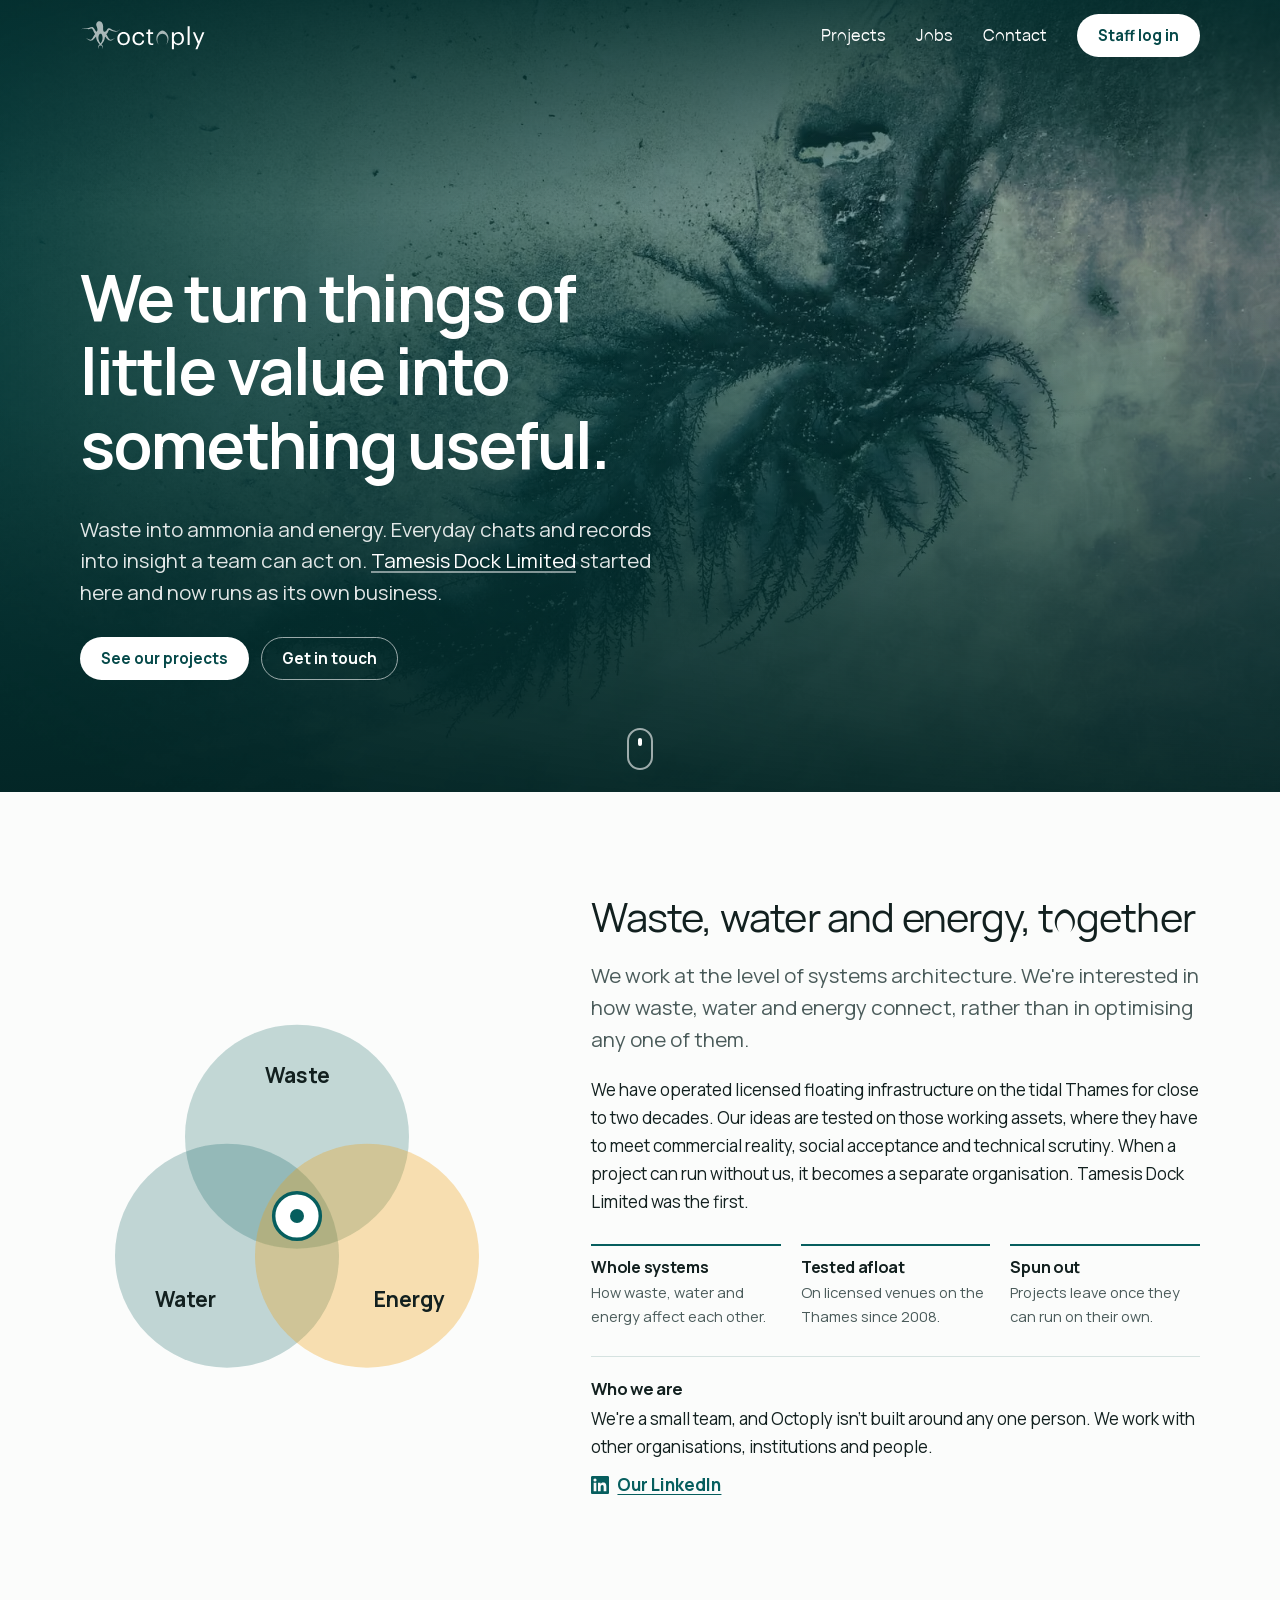
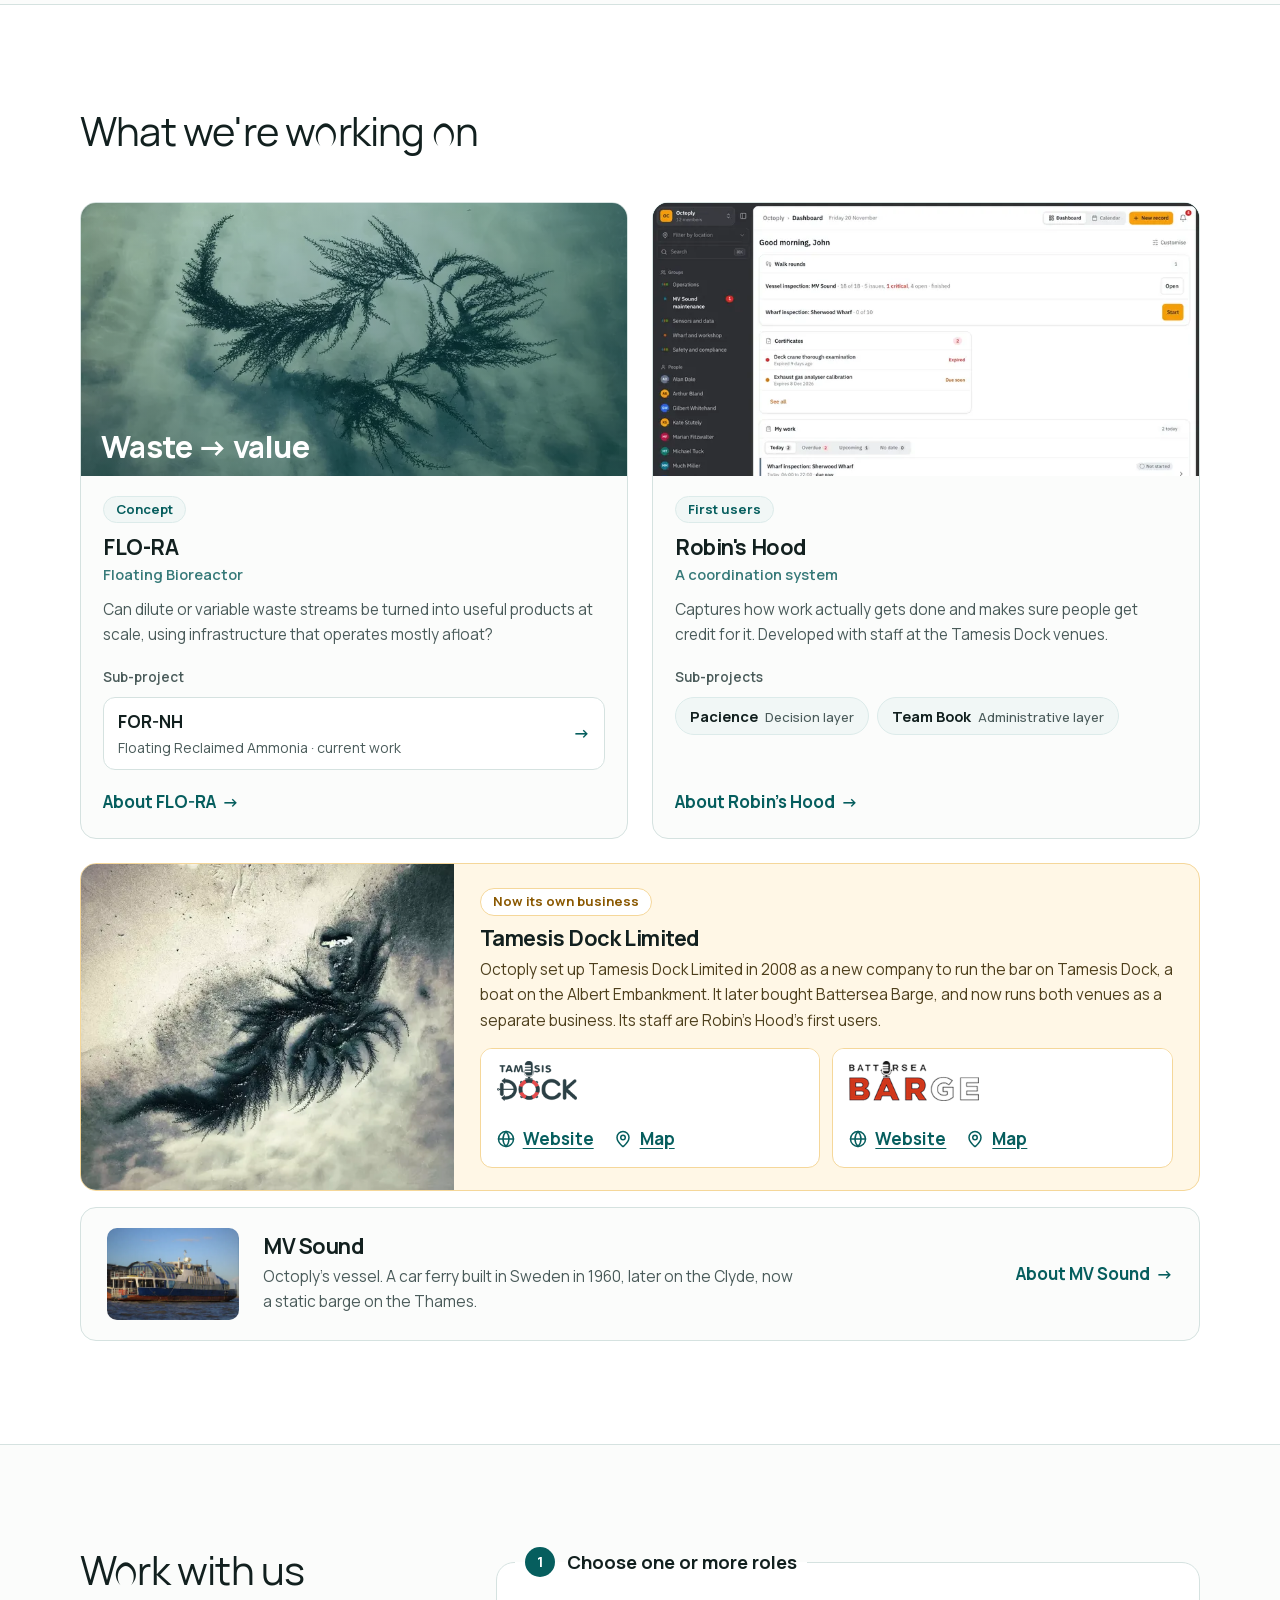
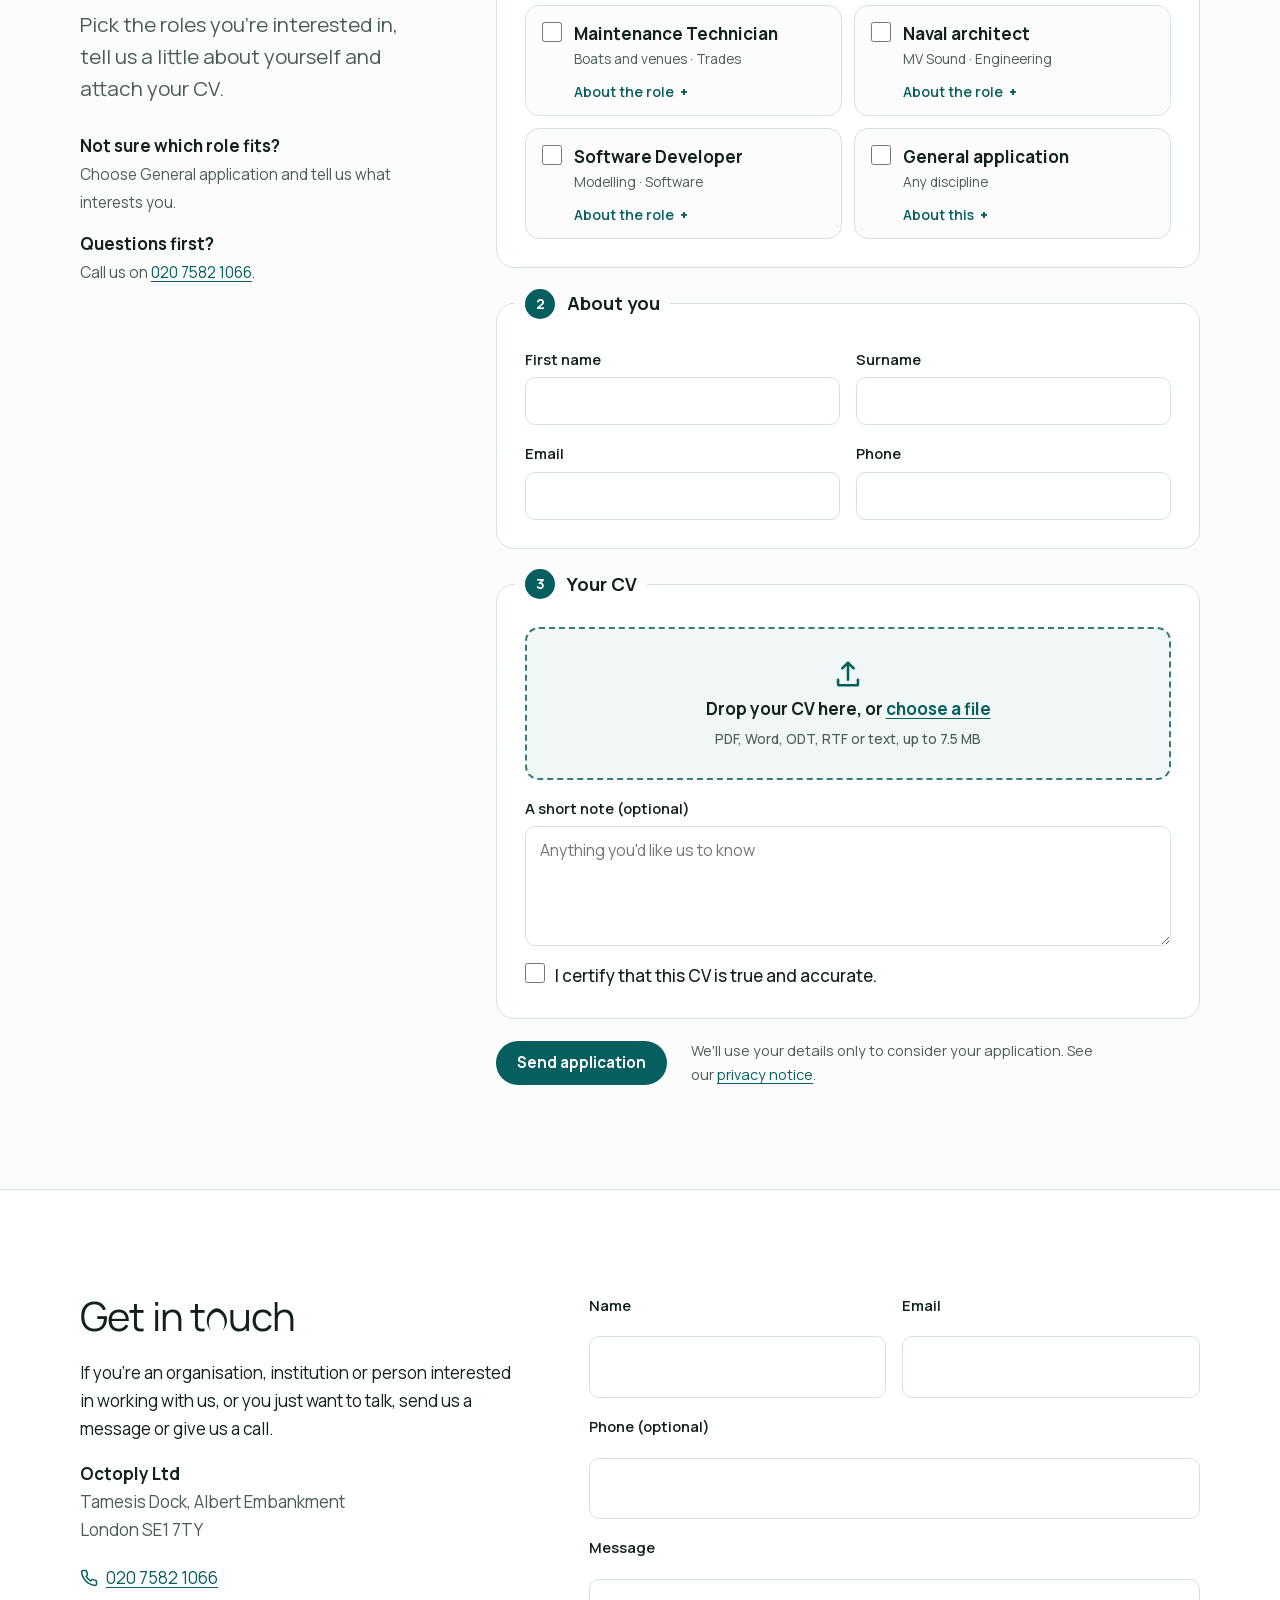
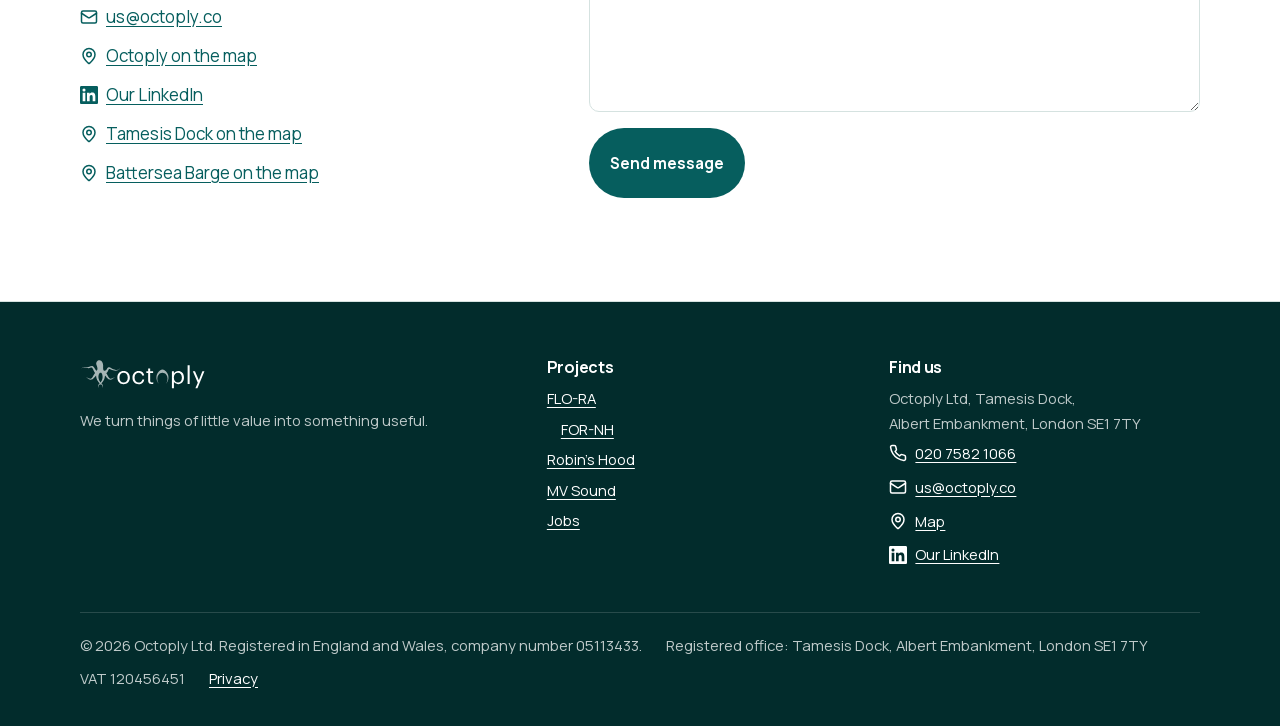
<file: site/index.html>
<!doctype html>
<html lang="en-GB" class="no-js">
<head>
<meta charset="utf-8">
<script>document.documentElement.className = "js";</script>
<meta name="viewport" content="width=device-width, initial-scale=1">
<title>Octoply: turning things of little value into something useful</title>
<meta name="description" content="Octoply turns things of little value into something useful: waste into ammonia and energy, everyday chats and records into insight. FOR-NH, FLO-RA and Robin's Hood.">
<meta property="og:title" content="Octoply: turning things of little value into something useful">
<meta property="og:description" content="Octoply turns things of little value into something useful: waste into ammonia and energy, everyday chats and records into insight. FOR-NH, FLO-RA and Robin's Hood.">
<meta property="og:type" content="website">
<meta property="og:url" content="https://octoply.co/">
<meta property="og:image" content="https://octoply.co/assets/img/share.jpg">
<meta property="og:image:width" content="1200">
<meta property="og:image:height" content="630">
<meta property="og:image:alt" content="Octoply">
<meta property="og:site_name" content="Octoply">
<meta name="twitter:card" content="summary_large_image">
<meta name="theme-color" media="(prefers-color-scheme: light)" content="#065e5e">
<meta name="theme-color" media="(prefers-color-scheme: dark)" content="#0c1615">
<link rel="icon" href="/favicon.ico" sizes="32x32">
<link rel="icon" href="/icon.svg" type="image/svg+xml">
<link rel="apple-touch-icon" href="/apple-touch-icon.png">
<link rel="manifest" href="/site.webmanifest">
<link rel="canonical" href="https://octoply.co/">
<link rel="preload" href="./assets/fonts/manrope-latin.woff2" as="font" type="font/woff2" crossorigin>
<link rel="preload" href="./assets/fonts/manrope-oct-latin.woff2" as="font" type="font/woff2" crossorigin>
<link rel="stylesheet" href="./assets/css/site.css?v=8c317954">
<link rel="preload" as="image" type="image/avif" imagesrcset="assets/img/hero-1-1000.avif 1000w, assets/img/hero-1-1600.avif 1600w, assets/img/hero-1-2000.avif 2000w" imagesizes="100vw" fetchpriority="high">
<script type="application/ld+json">
{
 "@context": "https://schema.org",
 "@type": "Organization",
 "@id": "https://octoply.co/#organization",
 "name": "Octoply",
 "legalName": "Octoply Limited",
 "url": "https://octoply.co/",
 "logo": "https://octoply.co/assets/img/apple-touch-icon.png",
 "description": "Octoply turns things of little value into something useful.",
 "foundingDate": "2004-04-27",
 "telephone": "+44 20 7582 1066",
 "email": "us@octoply.co",
 "vatID": "GB120456451",
 "identifier": {
  "@type": "PropertyValue",
  "propertyID": "UK Companies House number",
  "value": "05113433"
 },
 "address": {
  "@type": "PostalAddress",
  "streetAddress": "Tamesis Dock, Albert Embankment",
  "addressLocality": "London",
  "postalCode": "SE1 7TY",
  "addressCountry": "GB"
 },
 "sameAs": [
  "https://www.linkedin.com/company/octoply/"
 ]
}
</script>
</head>
<body>
<a class="skip" href="#main">Skip to content</a>
<header class="site-header" data-header>
  <div class="wrap">
    <a class="brand" href="./" aria-label="Octoply home"><svg width="136" height="34" role="img" aria-label="Octoply" viewBox="0 0 100 25" version="1.1" xmlns="http://www.w3.org/2000/svg" xmlns:xlink="http://www.w3.org/1999/xlink"><title>Octoply</title><g fill="currentColor"><g><g transform="translate(56.092980, 8.493551)" fill-opacity="0.65" fill-rule="nonzero"><path d="M2.96973237,0.539426293 C3.85346206,-0.133993215 5.1887607,-0.133993215 6.07255947,0.539426293 C7.77081235,1.83239175 8.61330823,3.30355437 8.88177696,4.7740263 C9.30378465,7.0857546 8.32211602,9.31874462 7.15009498,10.4901492 C8.05129897,9.2469132 8.69301312,7.07055949 7.96903855,5.01714801 C7.81591399,4.58270609 7.59662194,4.15931516 7.30087122,3.75664482 C6.65107607,2.87187519 5.6188494,2.34902538 4.52114592,2.34902538 C3.42337337,2.34902538 2.3911467,2.87187519 1.74135155,3.75664482 C1.44560082,4.15931516 1.22630877,4.58270609 1.07318421,5.01714801 C0.349209639,7.07055949 0.990923791,9.2469132 1.89212778,10.4901492 C0.720175812,9.31874462 -0.261561887,7.0857546 0.160445805,4.7740263 C0.428914529,3.30355437 1.27141041,1.83239175 2.96973237,0.539426293 Z"></path></g><g transform="translate(27.465321, 5.276845)" fill-rule="nonzero"><path d="M57.3834911,17.0323867 L58.8788259,17.0323867 L64.0235102,4.48174989 L62.5104095,4.48174989 L59.929145,11.1577885 L57.0808394,4.48174989 L55.4965173,4.48174989 L59.1458668,12.8309436 L57.3834911,17.0323867 Z M40.1159199,17.0323867 L41.5934098,17.0323867 L41.5934098,12.2616445 C42.1274918,13.1870516 43.2133427,13.9529602 44.7442882,13.9529602 C47.3077868,13.9529602 48.9810963,11.9947609 48.9810963,9.14589659 L48.9810963,9.00376921 C48.9810963,6.10200197 47.1831888,4.32225139 44.7442882,4.32225139 C43.3913963,4.32225139 42.1274918,5.14106299 41.5934098,6.04830941 L41.5934098,4.48174989 L40.1159199,4.48174989 L40.1159199,17.0323867 Z M4.58375612,13.9529602 C7.23624216,13.9529602 9.17659258,12.012132 9.17659258,9.19958915 L9.17659258,9.05746177 C9.17659258,6.26229006 7.23624216,4.32225139 4.60152201,4.32225139 C1.96688081,4.32225139 0.0265303875,6.27966119 0.0265303875,9.0748329 L0.0265303875,9.21774987 C0.0265303875,11.9410683 1.93134904,13.9529602 4.58375612,13.9529602 Z M15.6920136,13.9529602 C17.9350157,13.9529602 19.5549486,12.4574644 19.7507681,10.4455725 L18.3800314,10.4455725 C18.2198226,11.9584394 17.0271395,12.7243481 15.7097795,12.7243481 C13.911872,12.7243481 12.6657333,11.5138966 12.6657333,9.23512099 L12.6657333,9.09299362 C12.6657333,6.90344245 13.9652486,5.550074 15.6564029,5.550074 C16.9381522,5.550074 18.0062372,6.10200197 18.2376674,7.57933707 L19.6973915,7.57933707 C19.4125846,5.21212668 17.5967533,4.32225139 15.6564029,4.32225139 C13.1641256,4.32225139 11.1347879,6.24412934 11.1347879,9.09299362 L11.1347879,9.23512099 C11.1347879,12.1187275 13.0929831,13.9529602 15.6920136,13.9529602 Z M25.1624934,13.9174284 C25.7677178,13.9174284 26.1237462,13.828204 26.4263979,13.7208189 L26.4263979,12.4748355 C26.1059803,12.5995918 25.749952,12.6706555 25.2870914,12.6706555 C24.5394241,12.6706555 24.1300191,12.2261126 24.1300191,11.3180766 L24.1300191,5.72852281 L26.3017998,5.72852281 L26.3017998,4.48174989 L24.1300191,4.48174989 L24.1300191,2.36405201 L22.6524503,2.36405201 L22.6524503,4.48174989 L21.3173243,4.48174989 L21.3173243,5.72852281 L22.6524503,5.72852281 L22.6524503,11.460204 C22.6524503,12.920168 23.4713391,13.9174284 25.1624934,13.9174284 Z M51.6691931,13.7926722 L53.1645278,13.7926722 L53.1645278,0.0315838611 L51.6691931,0.0315838611 L51.6691931,13.7926722 Z M4.60152201,12.7243481 C2.71454819,12.7243481 1.55747587,11.3354478 1.55747587,9.21774987 L1.55747587,9.0748329 C1.55747587,6.93897429 2.73239304,5.550074 4.60152201,5.550074 C6.45296405,5.550074 7.64564709,6.93897429 7.64564709,9.09299362 L7.64564709,9.21774987 C7.64564709,11.3180766 6.47072993,12.7243481 4.60152201,12.7243481 Z M44.6019242,12.7243481 C42.7861718,12.7243481 41.5400332,11.603121 41.5400332,9.21774987 L41.5400332,9.0748329 C41.5400332,6.68946179 42.8573143,5.550074 44.5840794,5.550074 C46.1506356,5.550074 47.4501508,6.72499363 47.4501508,9.0748329 L47.4501508,9.21774987 C47.4501508,11.4783647 46.4532873,12.7243481 44.6019242,12.7243481 Z"></path></g></g><g><g transform="translate(1.053590, 1.579744)" fill-opacity="0.65"><path d="M10.0138584,9.41234794 C9.34313949,8.7538219 8.92952482,7.69865164 8.79886529,7.32915098 C8.58812412,6.73463425 7.98765229,5.43101344 7.37931278,5.49600622 C6.72236231,5.5662254 5.63887171,6.23694637 3.65678077,5.61301008 C1.6752518,4.98910189 0.0207931287,5.9886363 0.0207931287,5.9886363 C1.19644786,4.70358887 3.07569712,5.01602065 3.07569712,5.01602065 C3.07569712,5.01602065 4.65962774,5.38695435 5.77009321,4.9296727 C6.88083967,4.47261583 8.16186499,3.66544656 9.23383507,5.30667577 C10.3058051,6.94812977 10.8925086,8.47960464 11.5871115,7.31673126 C12.2814334,6.15385789 11.0698121,3.79346519 10.9669704,3.2907757 C10.8644097,2.7880862 10.6977837,0.620985902 12.7756916,0.09045039 C14.8535996,-0.440085122 15.9118012,2.12132718 15.9533875,3.60461242 C15.9952547,5.08786956 15.6858867,7.54795719 16.7960712,7.78898964 C17.9065366,8.02982539 18.3187464,7.24769224 18.8801608,6.19246579 C19.4412943,5.13605919 20.6967497,4.79089218 21.7816453,5.73307672 C22.8665408,6.67503647 24.2239949,6.82317392 24.7370794,6.9809212 C25.2498829,7.13816269 27.7265131,7.68510797 28.4250499,5.66075013 C28.2390357,6.34976349 27.323857,8.63021479 22.5220492,7.2925662 C21.5273509,7.01545476 20.7554763,6.20971852 20.1713017,6.74424408 C19.6303994,7.23929067 19.3912784,8.99134198 18.2864327,9.69468579 C18.6413209,10.1670847 18.9270859,10.6270919 19.1743555,11.0693687 C19.5376733,11.7196618 19.8040501,12.3017026 20.1443269,12.7598834 C20.3578779,13.0473353 20.5773297,13.2927793 20.8968133,13.4401861 C21.4186085,13.6812186 21.8946025,13.6713559 22.3326632,13.5291473 C23.290552,13.2180643 24.0472533,12.4264618 24.5600568,12.3090926 C24.0621457,12.5332095 23.4498724,13.4876733 22.5386275,13.9997197 C21.9980062,14.3037499 21.3697165,14.429324 20.6163871,14.2492661 C20.1139801,14.1292276 19.7163818,13.856612 19.3258082,13.5042517 C18.70932,12.9482866 18.1720705,12.1124003 17.3097177,11.2575471 C17.302412,12.0025616 17.1731574,12.8219258 16.8747479,13.654356 C16.4597283,14.8123964 15.7687782,15.9982266 14.6715192,16.9936585 C15.3624693,17.5196701 15.7052749,18.1182612 15.8142983,18.7166275 C15.9859821,19.6570699 15.5866979,20.565339 15.1098608,21.0419527 C15.4765505,20.5361724 15.7375885,19.6507476 15.4431129,18.8153108 C15.2332147,18.2202883 14.6712382,17.8224359 14.0404197,17.8224359 C13.4096011,17.8224359 12.8476246,18.2202883 12.6377264,18.8151423 C12.3432508,19.6507476 12.6042888,20.5361724 12.9706975,21.0419527 C12.4941414,20.565339 12.0945762,19.6570699 12.26626,18.7166275 C12.3755644,18.1182612 12.7183701,17.5196701 13.4093201,16.9936585 C12.3117801,15.9982266 11.621111,14.8123964 11.2060914,13.654356 C10.9076819,12.8219258 10.7784273,12.0025616 10.7711216,11.2575471 C9.90876878,12.1124003 9.3715193,12.9482866 8.75503113,13.5042517 C8.3644575,13.856612 7.96685916,14.1292276 7.46445221,14.2492661 C6.71112278,14.429324 6.08283311,14.3037499 5.54193077,13.9997197 C4.63096694,13.4876733 4.01841261,12.5332095 3.52078247,12.3090926 C4.03358598,12.4264618 4.79028727,13.2180643 5.74817613,13.5291473 C6.18623677,13.6713559 6.66223083,13.6812186 7.18402596,13.4401861 C7.50322859,13.2927793 7.72296138,13.0473353 7.93623144,12.7598834 C8.27678917,12.3017026 8.54288502,11.7196618 8.90648378,11.0693968 C9.20292636,10.5393952 9.55416164,9.98393596 10.0138584,9.41234794 Z M14.0480063,9.25657028 C13.41213,9.26069813 13.101919,9.78249488 13.0226803,9.93816284 C12.6582386,10.6535611 12.3275154,11.8615332 12.5938923,13.2777463 C12.791146,14.327915 13.2314545,15.4351525 14.0404197,16.4374687 C14.8493848,15.4351525 15.2896933,14.327915 15.486947,13.2777463 C15.7533239,11.8615332 15.3534776,10.5833981 15.0640598,9.92504065 C14.9822922,9.73961594 14.6838827,9.25252134 14.0480063,9.25657028 Z"></path></g></g></g></svg></a>
    <button class="nav-toggle" aria-expanded="false" aria-controls="site-nav" aria-label="Open menu">
      <span class="bar"></span><span class="bar"></span><span class="bar"></span>
    </button>
    <nav class="nav" id="site-nav" aria-label="Main">
      <a href="./#projects" data-spy="projects">Projects</a>
      <a href="./#jobs" data-spy="jobs">Jobs</a>
      <a href="./#contact" data-spy="contact">Contact</a>
      <a class="btn" href="https://app.r-hood.co/login" data-rh-link="nav">Staff log in</a>
      <div class="nav-extra">
        <a href="tel:+442075821066">020 7582 1066</a>
        <span>Tamesis Dock, Albert Embankment, London SE1 7TY</span>
      </div>
    </nav>
  </div>
</header>
<div class="nav-scrim" data-scrim></div>
<main id="main">
<section class="hero" data-hero>
  <!-- Three photographs stacked; site.js eases the top two out as you scroll.
       Browsers pick the size that
       fits the screen. -->
  <div class="hero-media" aria-hidden="true">
    <!-- AVIF (about 60% smaller) with WebP for older browsers. Photos 2 and 3
         only show once you scroll, so site.js loads them after the page has
         finished loading (data-srcset → srcset). -->
    <picture>
      <source type="image/avif" data-srcset="./assets/img/hero-3-1000.avif 1000w, ./assets/img/hero-3-1600.avif 1600w, ./assets/img/hero-3-2000.avif 2000w" sizes="100vw">
      <img class="hero-layer l3" data-srcset="./assets/img/hero-3-1000.webp 1000w, ./assets/img/hero-3.webp 2000w" sizes="100vw" width="2000" height="1500" alt="" decoding="async">
    </picture>
    <picture>
      <source type="image/avif" data-srcset="./assets/img/hero-2-1000.avif 1000w, ./assets/img/hero-2-1600.avif 1600w, ./assets/img/hero-2-2000.avif 2000w" sizes="100vw">
      <img class="hero-layer l2" data-srcset="./assets/img/hero-2-1000.webp 1000w, ./assets/img/hero-2.webp 2000w" sizes="100vw" width="2000" height="1500" alt="" decoding="async">
    </picture>
    <picture>
      <source type="image/avif" srcset="./assets/img/hero-1-1000.avif 1000w, ./assets/img/hero-1-1600.avif 1600w, ./assets/img/hero-1-2000.avif 2000w" sizes="100vw">
      <img class="hero-layer l1" src="./assets/img/hero-1-1000.webp" srcset="./assets/img/hero-1-1000.webp 1000w, ./assets/img/hero-1.webp 2000w" sizes="100vw" width="2000" height="1500" alt="" fetchpriority="high">
    </picture>
  </div>
  <div class="wrap">
    <h1 class="">We turn things of little value into something useful.</h1>
    <p class="lede">Waste into ammonia and energy. Everyday chats and records into insight a team can act on. <a class="hero-link" href="#tamesis-dock">Tamesis Dock Limited</a> started here and now runs as its own business.</p>
    <div class="hero-actions">
      <a class="btn btn-light" href="#projects">See our projects</a>
      <a class="btn btn-ghost-light" href="#contact">Get in touch</a>
    </div>
  </div>
  <a class="scroll-cue" href="#approach" aria-label="Scroll to how we work"></a>
</section>

<section class="section" id="approach">
  <div class="wrap systems">
    <svg class="venn" viewBox="0 0 360 330" role="img" aria-labelledby="venn-t">
      <title id="venn-t">Waste, water and energy as three overlapping circles. Octoply works where they connect.</title>
      <g class="blend">
        <circle class="c c1" cx="180" cy="112" r="96" fill="#3f8483" fill-opacity=".30"/>
        <circle class="c c2" cx="120" cy="214" r="96" fill="#065e5e" fill-opacity=".24"/>
        <circle class="c c3" cx="240" cy="214" r="96" fill="#f2a114" fill-opacity=".32"/>
      </g>
      <g font-family="Manrope, sans-serif" font-weight="700" fill="#12201f" text-anchor="middle" font-size="18">
        <text x="180" y="66">Waste</text>
        <text x="84" y="258">Water</text>
        <text x="276" y="258">Energy</text>
      </g>
      <circle cx="180" cy="180" r="20" fill="#ffffff" stroke="#065e5e" stroke-width="3"/>
      <circle class="core" cx="180" cy="180" r="6" fill="#065e5e"/>
    </svg>
    <div>
      <h2 class="">Waste, water and energy, together</h2>
      <p class="lede">We work at the level of systems architecture. We're interested in how waste, water and energy connect, rather than in optimising any one of them.</p>
      <p class="">We have operated licensed floating infrastructure on the tidal Thames for close to two decades. Our ideas are tested on those working assets, where they have to meet commercial reality, social acceptance and technical scrutiny. When a project can run without us, it becomes a separate organisation. Tamesis Dock Limited was the first.</p>
      <div class="principles">
        <div class="principle"><h3>Whole systems</h3><p>How waste, water and energy affect each other.</p></div>
        <div class="principle"><h3>Tested afloat</h3><p>On licensed venues on the Thames since 2008.</p></div>
        <div class="principle"><h3>Spun out</h3><p>Projects leave once they can run on their own.</p></div>
      </div>
      <!-- DRAFT for Octoply to approve: deliberately names no one. -->
      <div class="who">
        <h3>Who we are</h3>
        <p>We're a small team, and Octoply isn't built around any one person. We work with other organisations, institutions and people.</p>
        <a class="icon-link icon-link-strong" href="https://www.linkedin.com/company/octoply/"><svg class="icon" viewBox="0 0 24 24" width="18" height="18" aria-hidden="true" focusable="false"><path d="M20.45 20.45h-3.56v-5.57c0-1.33-.02-3.04-1.85-3.04-1.85 0-2.14 1.45-2.14 2.94v5.67H9.35V9h3.41v1.56h.05c.48-.9 1.64-1.85 3.37-1.85 3.6 0 4.27 2.37 4.27 5.46v6.28zM5.34 7.43a2.06 2.06 0 1 1 0-4.13 2.06 2.06 0 0 1 0 4.13zM7.12 20.45H3.56V9h3.56v11.45zM22.22 0H1.77C.79 0 0 .77 0 1.73v20.54C0 23.23.79 24 1.77 24h20.45c.98 0 1.78-.77 1.78-1.73V1.73C24 .77 23.2 0 22.22 0z"/></svg>Our LinkedIn</a>
      </div>
    </div>
  </div>
</section>

<section class="section section-alt" id="projects">
  <div class="wrap">
    <div class="section-head">
      <h2 class="">What we're working on</h2>
    </div>
    <div class="cards cards-two">
      <article class="card reveal">
        <a class="card-visual photo" href="projects/flo-ra/" tabindex="-1" aria-hidden="true">
          <img src="./assets/img/photo-2.webp" width="1200" height="900" alt="" loading="lazy">
          <span class="card-mark">Waste → value</span>
        </a>
        <div class="card-body">
          <span class="pill">Concept</span>
          <h3><a class="card-link" href="projects/flo-ra/">FLO-RA</a></h3>
          <p class="sub">Floating Bioreactor</p>
          <p>Can dilute or variable waste streams be turned into useful products at scale, using infrastructure that operates mostly afloat?</p>
          <div class="subprojects">
            <span class="subprojects-label">Sub-project</span>
            <a class="subproject" href="projects/for-nh/"><strong>FOR-NH</strong><span>Floating Reclaimed Ammonia · current work</span><i aria-hidden="true">→</i></a>
          </div>
          <a class="link-arrow" href="projects/flo-ra/">About FLO-RA <span aria-hidden="true">→</span></a>
        </div>
      </article>
      <article class="card reveal d1">
        <a class="card-visual has-phone" href="projects/robins-hood/" tabindex="-1" aria-hidden="true">
          <img class="card-phone" src="./assets/img/rh/phone-will.webp" width="700" height="1436" alt="" loading="lazy">
          <span class="slider" data-slider data-interval="3500">
            <img class="slide active" src="./assets/img/rh/dash.webp" srcset="./assets/img/rh/dash-800.webp 800w, ./assets/img/rh/dash.webp 1600w" sizes="(max-width: 860px) 100vw, 560px" width="1600" height="1000" alt="" loading="lazy">
            <img class="slide" src="./assets/img/rh/mv-calendar.webp" srcset="./assets/img/rh/mv-calendar-800.webp 800w, ./assets/img/rh/mv-calendar.webp 1600w" sizes="(max-width: 860px) 100vw, 560px" width="1600" height="1000" alt="" loading="lazy">
            <img class="slide" src="./assets/img/rh/mv-chat.webp" srcset="./assets/img/rh/mv-chat-800.webp 800w, ./assets/img/rh/mv-chat.webp 1600w" sizes="(max-width: 860px) 100vw, 560px" width="1600" height="1000" alt="" loading="lazy">
            <img class="slide" src="./assets/img/rh/inspection.webp" srcset="./assets/img/rh/inspection-800.webp 800w, ./assets/img/rh/inspection.webp 1600w" sizes="(max-width: 860px) 100vw, 560px" width="1600" height="1000" alt="" loading="lazy">
            <img class="slide" src="./assets/img/rh/certificates.webp" srcset="./assets/img/rh/certificates-800.webp 800w, ./assets/img/rh/certificates.webp 1600w" sizes="(max-width: 860px) 100vw, 560px" width="1600" height="1000" alt="" loading="lazy">
          </span>
        </a>
        <div class="card-body">
          <span class="pill">First users</span>
          <h3><a class="card-link" href="projects/robins-hood/">Robin's Hood</a></h3>
          <p class="sub">A coordination system</p>
          <p>Captures how work actually gets done and makes sure people get credit for it. Developed with staff at the Tamesis Dock venues.</p>
          <div class="subprojects">
            <span class="subprojects-label">Sub-projects</span>
            <span class="subproject-tags"><span class="subproject-tag">Pacience <small>Decision layer</small></span><span class="subproject-tag">Team Book <small>Administrative layer</small></span></span>
          </div>
          <a class="link-arrow" href="projects/robins-hood/">About Robin's Hood <span aria-hidden="true">→</span></a>
        </div>
      </article>
    </div>

    <aside class="spinout" id="tamesis-dock" aria-labelledby="tdl-h">
      <div class="spinout-photo"><img src="./assets/img/photo-1.webp" width="800" height="600" alt="" loading="lazy"></div>
      <div class="spinout-body">
        <span class="pill pill-amber">Now its own business</span>
        <h3 id="tdl-h">Tamesis Dock Limited</h3>
        <p>Octoply set up Tamesis Dock Limited in 2008 as a new company to run the bar on Tamesis Dock, a boat on the Albert Embankment. It later bought Battersea Barge, and now runs both venues as a separate business. Its staff are Robin's Hood's first users.</p>
        <ul class="venues">
          <li class="venue">
            <img class="venue-logo" src="./assets/img/venues/tamesis-dock.png" width="122" height="61" alt="Tamesis Dock" loading="lazy">
            <span class="venue-links"><a class="icon-link" href="https://www.tdock.co.uk/" aria-label="Tamesis Dock website"><svg class="icon" viewBox="0 0 24 24" width="18" height="18" fill="none" stroke="currentColor" stroke-width="2" stroke-linecap="round" stroke-linejoin="round" aria-hidden="true" focusable="false"><circle cx="12" cy="12" r="10"/><path d="M12 2a14.5 14.5 0 0 0 0 20 14.5 14.5 0 0 0 0-20"/><path d="M2 12h20"/></svg>Website</a><a class="icon-link" href="https://goo.gl/maps/Ng5ZY2uWvC2tR95M8" aria-label="Tamesis Dock on the map"><svg class="icon" viewBox="0 0 24 24" width="18" height="18" fill="none" stroke="currentColor" stroke-width="2" stroke-linecap="round" stroke-linejoin="round" aria-hidden="true" focusable="false"><path d="M20 10c0 5-5.54 10.19-7.4 11.8a1 1 0 0 1-1.2 0C9.54 20.19 4 15 4 10a8 8 0 0 1 16 0"/><circle cx="12" cy="10" r="3"/></svg>Map</a></span>
          </li>
          <li class="venue">
            <img class="venue-logo" src="./assets/img/venues/battersea-barge.png" width="188" height="58" alt="Battersea Barge" loading="lazy">
            <span class="venue-links"><a class="icon-link" href="https://www.batterseabarge.com/" aria-label="Battersea Barge website"><svg class="icon" viewBox="0 0 24 24" width="18" height="18" fill="none" stroke="currentColor" stroke-width="2" stroke-linecap="round" stroke-linejoin="round" aria-hidden="true" focusable="false"><circle cx="12" cy="12" r="10"/><path d="M12 2a14.5 14.5 0 0 0 0 20 14.5 14.5 0 0 0 0-20"/><path d="M2 12h20"/></svg>Website</a><a class="icon-link" href="https://goo.gl/maps/cGhGLAPVzyA2bYaZ8" aria-label="Battersea Barge on the map"><svg class="icon" viewBox="0 0 24 24" width="18" height="18" fill="none" stroke="currentColor" stroke-width="2" stroke-linecap="round" stroke-linejoin="round" aria-hidden="true" focusable="false"><path d="M20 10c0 5-5.54 10.19-7.4 11.8a1 1 0 0 1-1.2 0C9.54 20.19 4 15 4 10a8 8 0 0 1 16 0"/><circle cx="12" cy="10" r="3"/></svg>Map</a></span>
          </li>
        </ul>
      </div>
    </aside>

    <aside class="vessel" aria-labelledby="vessel-h">
      <img class="vessel-photo" src="./assets/img/mv-sound/sound3-600.webp" width="600" height="425" alt="" loading="lazy">
      <div>
        <h3 id="vessel-h">MV Sound</h3>
        <p>Octoply's vessel. A car ferry built in Sweden in 1960, later on the Clyde, now a static barge on the Thames.</p>
      </div>
      <a class="link-arrow" href="mv-sound/">About MV Sound <span aria-hidden="true">→</span></a>
    </aside>
  </div>
</section>

<!-- Timeline hidden for now: remove "hidden" to show it again. -->
<section class="section section-dark" aria-labelledby="timeline-h" hidden>
  <div class="wrap">
    <div class="section-head">
      <h2 id="timeline-h">How Octoply has grown</h2>
    </div>
    <!-- Years come from Companies House. Projects in development have no start
         year here; they sit under "Today". The last step is deliberately empty. -->
    <ol class="timeline" data-timeline>
      <li class="tl-step">
        <span class="tl-year">2004</span>
        <div class="tl-body has-logo">
          <span class="tl-logo"><img src="./assets/img/octoply-2009.png" width="269" height="120" alt="The early Octoply logo, an octopus" loading="lazy"></span>
          <h3>Octoply Ltd is set up</h3>
          <p>Incorporated on 27 April 2004.</p>
        </div>
      </li>
      <li class="tl-step">
        <span class="tl-year">2008</span>
        <div class="tl-body has-logo">
          <span class="tl-logo"><img src="./assets/img/venues/tamesis-dock.png" width="122" height="61" alt="Tamesis Dock" loading="lazy"></span>
          <h3>Octoply sets up <a href="#tamesis-dock">Tamesis Dock Limited</a></h3>
          <p>A new company to run the bar on the boat, Tamesis Dock. It later bought Battersea Barge.</p>
        </div>
      </li>
      <li class="tl-step tl-now">
        <span class="tl-year">Today</span>
        <div class="tl-body">
          <h3>In development</h3>
          <div class="tl-branches">
            <a class="tl-branch" href="projects/flo-ra/">
              <span class="tl-branch-head"><strong>FLO-RA</strong><span class="pill on-dark-pill">Concept</span></span>
              <span class="tl-sub"><span>FOR-NH</span><em>Current work</em></span>
            </a>
            <a class="tl-branch" href="projects/robins-hood/">
              <span class="tl-branch-head"><strong>Robin's Hood</strong><span class="pill on-dark-pill">First users</span></span>
              <span class="tl-sub"><span>Pacience</span><em>Decision layer</em></span>
              <span class="tl-sub"><span>Team Book</span><em>Administrative layer</em></span>
            </a>
          </div>
        </div>
      </li>
      <li class="tl-step tl-next">
        <span class="tl-year">Next</span>
        <div class="tl-body">
          <h3>The same route</h3>
          <p>FOR-NH and Robin's Hood are working towards running on their own, as Tamesis Dock Limited does now.</p>
        </div>
      </li>
    </ol>
  </div>
</section>

<section class="section" id="jobs">
  <div class="wrap jobs">
    <div class="jobs-intro">
      <h2 class="">Work with us</h2>
      <p class="lede">Pick the roles you're interested in, tell us a little about yourself and attach your CV.</p>
      <ul class="job-help">
        <li><strong>Not sure which role fits?</strong><span>Choose General application and tell us what interests you.</span></li>
        <li><strong>Questions first?</strong><span>Call us on <a href="tel:+442075821066">020 7582 1066</a>.</span></li>
      </ul>
    </div>
    <!-- Standalone application form: roles are written here, and applications
         (with the CV) are stored by Netlify Forms (Forms → application).
         Nothing is sent to octoply.com. To add or remove a role, copy or delete
         one <div class="role"> block below. -->
    <form class="apply" id="apply" name="application" method="POST" action="/thanks/" enctype="multipart/form-data" data-netlify="true" netlify-honeypot="website" data-apply>
      <input type="hidden" name="form-name" value="application">
      <p class="hp"><label>Leave this empty <input name="website" tabindex="-1" autocomplete="off"></label></p>

      <fieldset class="apply-step">
        <legend><span class="step-n">1</span> Choose one or more roles</legend>
        <div class="roles">
          <div class="role">
            <label class="role-pick"><input type="checkbox" name="roles[]" value="Maintenance Technician"><span class="role-title">Maintenance Technician</span><span class="role-meta">Boats and venues · Trades</span></label>
            <details><summary>About the role</summary>
              <p>We are looking for a tradesperson with excellent DIY skills who is comfortable working on boats and can work largely unsupervised.</p>
              <p>The Maintenance Technician should be skilled in at least one of the following:</p>
              <ul><li>heating and plumbing</li><li>electrical</li><li>joinery and metal work</li></ul>
              <p>Basic knowledge of at least two other trades is highly desirable.</p>
              <p>You will need to be confident and enthusiastic enough to carry out fault-finding and basic repairs to all equipment, for example, pumps and kitchen and bar appliances. You will ideally have had continuity of employment within a single company for a minimum of 3 years if you are applying as an experienced candidate.</p>
            </details>
          </div>
          <div class="role">
            <label class="role-pick"><input type="checkbox" name="roles[]" value="Naval architect"><span class="role-title">Naval architect</span><span class="role-meta">MV Sound · Engineering</span></label>
            <details><summary>About the role</summary>
              <p>We are developing ship based technologies, including microbial systems that utilise waste streams as a feedstock to derive value through the expression of specialist biomacromolecules to the production of metabolic byproducts including ammonia and methane.</p>
              <h4>Your role</h4>
              <p>You will be responsible for the redesign of a former car ferry, <a href="mv-sound/">MV Sound</a>, and managing its conversion to a mobile fuelling, servicing and technology demonstrator platform. This work will be applied more broadly within the offshore sector.</p>
              <p>The team you will join will be involved in setting up an onboard workshop and microbiology laboratory to facilitate work conducted by the company and partnering research organisations.</p>
              <h4>Requirements</h4>
              <p>Proficiency in all aspects of ship design and engineering, preferably with experience with cryogens, ORE and propulsor design. Capable of working on your own initiative and be able to manage/train a small but growing team of marine technicians.</p>
              <h4>Bonus</h4>
              <p>MV Sound is currently moored mid-river on the Thames and is accessed by a small tender. Therefore some boating experience on tidal waters and/or a driving license with an endorsement to tow trailers would be useful but not essential.</p>
              <p>More information is available on request.</p>
            </details>
          </div>
          <div class="role">
            <label class="role-pick"><input type="checkbox" name="roles[]" value="Software Developer"><span class="role-title">Software Developer</span><span class="role-meta">Modelling · Software</span></label>
            <details><summary>About the role</summary>
              <p>You will be part of a team developing a software platform that can act as a hub for other more specialised software and hardware.</p>
              <p>Your role will be to lead the development of an agent based model to analyse individual and group dynamics, with an initial focus within and between organisations. There will be opportunities for you to establish collaborations with academics throughout the project.</p>
              <h4>About you</h4>
              <p>We are looking for someone who has worked on agent based or mathematical modelling, preferably on social or biological systems. You have an interest in data sharing and cybersecurity behaviours that may have an influence on group structures.</p>
              <p>You are comfortable working with large data sets and be fluent in agent based or formal modelling methods, with the ability to develop new ones, with a particular focus on interactions between groups of individuals and their interactions with the environment.</p>
              <p>More information is available on request.</p>
            </details>
          </div>
          <div class="role">
            <label class="role-pick"><input type="checkbox" name="roles[]" value="General application"><span class="role-title">General application</span><span class="role-meta">Any discipline</span></label>
            <details><summary>About this</summary>
              <p>If you are interested in the work we are doing at Octoply but don't currently fit into the descriptions for our current postings, we'd still love to hear from you.</p>
              <h4>About us</h4>
              <p>We are a small team, working remotely from in and around London. Our projects are varied: ranging from software development, to social studies, to engineering. Our main interests are in healthcare and marine infrastructure with a focus on tailoring solutions and remaining sustainable.</p>
              <h4>About you</h4>
              <p>If you are passionate about building cutting edge solutions in the healthcare or the marine space, want to work in a small team where you can be a part of the direction of the company, and are confident in your ability to work independently and manage your own deadlines, we would love to hear from you.</p>
            </details>
          </div>
        </div>
        <p class="field-error" data-error="roles"></p>
      </fieldset>

      <fieldset class="apply-step">
        <legend><span class="step-n">2</span> About you</legend>
        <div class="two">
          <label>First name <input name="first_name" autocomplete="given-name" required></label>
          <label>Surname <input name="surname" autocomplete="family-name" required></label>
        </div>
        <div class="two">
          <label>Email <input type="email" name="email" autocomplete="email" required></label>
          <label>Phone <input type="tel" name="phone" autocomplete="tel" required></label>
        </div>
      </fieldset>

      <fieldset class="apply-step">
        <legend><span class="step-n">3</span> Your CV</legend>
        <label class="drop" data-drop>
          <input type="file" name="cv" accept=".pdf,.doc,.docx,.odt,.rtf,.txt" required>
          <svg viewBox="0 0 24 24" aria-hidden="true"><path d="M12 16V4m0 0l-4 4m4-4l4 4M5 16v3a1 1 0 001 1h12a1 1 0 001-1v-3"/></svg>
          <span class="drop-main" data-drop-label>Drop your CV here, or <u>choose a file</u></span>
          <span class="drop-sub">PDF, Word, ODT, RTF or text, up to 7.5 MB</span>
        </label>
        <p class="field-error" data-error="cv"></p>
        <label>A short note (optional)
          <textarea name="note" rows="4" placeholder="Anything you'd like us to know"></textarea>
        </label>
        <label class="check"><input type="checkbox" name="certify" value="yes" required> I certify that this CV is true and accurate.</label>
        <p class="field-error" data-error="certify"></p>
      </fieldset>

      <div class="apply-foot">
        <button class="btn" type="submit" data-submit>Send application</button>
        <p class="note">We'll use your details only to consider your application. See our <a href="./privacy/">privacy notice</a>.</p>
      </div>
      <div class="apply-done" data-done hidden tabindex="-1">
        <h3>Thank you, your application has been sent.</h3>
        <p>We'll be in touch by email.</p>
      </div>
      <p class="form-status" role="alert" data-status></p>
    </form>
  </div>
</section>

<section class="section section-alt" id="contact">
  <div class="wrap contact">
    <div>
      <h2 class="">Get in touch</h2>
      <p>If you're an organisation, institution or person interested in working with us, or you just want to talk, send us a message or give us a call.</p>
      <address class="">
        <strong>Octoply Ltd</strong><br>
        Tamesis Dock, Albert Embankment<br>
        London SE1 7TY
      </address>
      <ul class="contact-list">
        <li><a class="icon-link" href="tel:+442075821066"><svg class="icon" viewBox="0 0 24 24" width="18" height="18" fill="none" stroke="currentColor" stroke-width="2" stroke-linecap="round" stroke-linejoin="round" aria-hidden="true" focusable="false"><path d="M22 16.92v3a2 2 0 0 1-2.18 2 19.79 19.79 0 0 1-8.63-3.07 19.5 19.5 0 0 1-6-6 19.79 19.79 0 0 1-3.07-8.67A2 2 0 0 1 4.11 2h3a2 2 0 0 1 2 1.72c.13.96.36 1.9.7 2.81a2 2 0 0 1-.45 2.11L8.09 9.91a16 16 0 0 0 6 6l1.27-1.27a2 2 0 0 1 2.11-.45c.91.34 1.85.57 2.81.7A2 2 0 0 1 22 16.92z"/></svg>020 7582 1066</a></li>
        <li><a class="icon-link" href="mailto:us@octoply.co"><svg class="icon" viewBox="0 0 24 24" width="18" height="18" fill="none" stroke="currentColor" stroke-width="2" stroke-linecap="round" stroke-linejoin="round" aria-hidden="true" focusable="false"><rect width="20" height="16" x="2" y="4" rx="2"/><path d="m22 7-8.97 5.7a1.94 1.94 0 0 1-2.06 0L2 7"/></svg>us@octoply.co</a></li>
        <li><a class="icon-link" href="https://goo.gl/maps/aaR7rXmjyCifKAwS7"><svg class="icon" viewBox="0 0 24 24" width="18" height="18" fill="none" stroke="currentColor" stroke-width="2" stroke-linecap="round" stroke-linejoin="round" aria-hidden="true" focusable="false"><path d="M20 10c0 5-5.54 10.19-7.4 11.8a1 1 0 0 1-1.2 0C9.54 20.19 4 15 4 10a8 8 0 0 1 16 0"/><circle cx="12" cy="10" r="3"/></svg>Octoply on the map</a></li>
        <li><a class="icon-link" href="https://www.linkedin.com/company/octoply/"><svg class="icon" viewBox="0 0 24 24" width="18" height="18" aria-hidden="true" focusable="false"><path d="M20.45 20.45h-3.56v-5.57c0-1.33-.02-3.04-1.85-3.04-1.85 0-2.14 1.45-2.14 2.94v5.67H9.35V9h3.41v1.56h.05c.48-.9 1.64-1.85 3.37-1.85 3.6 0 4.27 2.37 4.27 5.46v6.28zM5.34 7.43a2.06 2.06 0 1 1 0-4.13 2.06 2.06 0 0 1 0 4.13zM7.12 20.45H3.56V9h3.56v11.45zM22.22 0H1.77C.79 0 0 .77 0 1.73v20.54C0 23.23.79 24 1.77 24h20.45c.98 0 1.78-.77 1.78-1.73V1.73C24 .77 23.2 0 22.22 0z"/></svg>Our LinkedIn</a></li>
        <li><a class="icon-link" href="https://goo.gl/maps/Ng5ZY2uWvC2tR95M8"><svg class="icon" viewBox="0 0 24 24" width="18" height="18" fill="none" stroke="currentColor" stroke-width="2" stroke-linecap="round" stroke-linejoin="round" aria-hidden="true" focusable="false"><path d="M20 10c0 5-5.54 10.19-7.4 11.8a1 1 0 0 1-1.2 0C9.54 20.19 4 15 4 10a8 8 0 0 1 16 0"/><circle cx="12" cy="10" r="3"/></svg>Tamesis Dock on the map</a></li>
        <li><a class="icon-link" href="https://goo.gl/maps/cGhGLAPVzyA2bYaZ8"><svg class="icon" viewBox="0 0 24 24" width="18" height="18" fill="none" stroke="currentColor" stroke-width="2" stroke-linecap="round" stroke-linejoin="round" aria-hidden="true" focusable="false"><path d="M20 10c0 5-5.54 10.19-7.4 11.8a1 1 0 0 1-1.2 0C9.54 20.19 4 15 4 10a8 8 0 0 1 16 0"/><circle cx="12" cy="10" r="3"/></svg>Battersea Barge on the map</a></li>
      </ul>
    </div>
    <!-- Netlify Forms: submissions appear in the Netlify dashboard (Forms → contact). -->
    <form class="form" name="contact" method="POST" action="/thanks/" data-netlify="true" netlify-honeypot="company_website">
      <input type="hidden" name="form-name" value="contact">
      <p class="hp"><label>Leave this empty <input name="company_website" tabindex="-1" autocomplete="off"></label></p>
      <div class="two">
        <label>Name <input name="name" autocomplete="name" required></label>
        <label>Email <input type="email" name="email" autocomplete="email" required></label>
      </div>
      <label>Phone (optional) <input type="tel" name="phone" autocomplete="tel"></label>
      <label>Message <textarea name="message" required></textarea></label>
      <button class="btn" type="submit">Send message</button>
    </form>
  </div>
</section>
</main>
<footer class="site-footer">
  <div class="wrap">
    <div class="footer-grid">
      <div>
        <a class="brand" href="./" aria-label="Octoply home"><svg width="136" height="34" role="img" aria-label="Octoply" viewBox="0 0 100 25" version="1.1" xmlns="http://www.w3.org/2000/svg" xmlns:xlink="http://www.w3.org/1999/xlink"><title>Octoply</title><g fill="currentColor"><g><g transform="translate(56.092980, 8.493551)" fill-opacity="0.65" fill-rule="nonzero"><path d="M2.96973237,0.539426293 C3.85346206,-0.133993215 5.1887607,-0.133993215 6.07255947,0.539426293 C7.77081235,1.83239175 8.61330823,3.30355437 8.88177696,4.7740263 C9.30378465,7.0857546 8.32211602,9.31874462 7.15009498,10.4901492 C8.05129897,9.2469132 8.69301312,7.07055949 7.96903855,5.01714801 C7.81591399,4.58270609 7.59662194,4.15931516 7.30087122,3.75664482 C6.65107607,2.87187519 5.6188494,2.34902538 4.52114592,2.34902538 C3.42337337,2.34902538 2.3911467,2.87187519 1.74135155,3.75664482 C1.44560082,4.15931516 1.22630877,4.58270609 1.07318421,5.01714801 C0.349209639,7.07055949 0.990923791,9.2469132 1.89212778,10.4901492 C0.720175812,9.31874462 -0.261561887,7.0857546 0.160445805,4.7740263 C0.428914529,3.30355437 1.27141041,1.83239175 2.96973237,0.539426293 Z"></path></g><g transform="translate(27.465321, 5.276845)" fill-rule="nonzero"><path d="M57.3834911,17.0323867 L58.8788259,17.0323867 L64.0235102,4.48174989 L62.5104095,4.48174989 L59.929145,11.1577885 L57.0808394,4.48174989 L55.4965173,4.48174989 L59.1458668,12.8309436 L57.3834911,17.0323867 Z M40.1159199,17.0323867 L41.5934098,17.0323867 L41.5934098,12.2616445 C42.1274918,13.1870516 43.2133427,13.9529602 44.7442882,13.9529602 C47.3077868,13.9529602 48.9810963,11.9947609 48.9810963,9.14589659 L48.9810963,9.00376921 C48.9810963,6.10200197 47.1831888,4.32225139 44.7442882,4.32225139 C43.3913963,4.32225139 42.1274918,5.14106299 41.5934098,6.04830941 L41.5934098,4.48174989 L40.1159199,4.48174989 L40.1159199,17.0323867 Z M4.58375612,13.9529602 C7.23624216,13.9529602 9.17659258,12.012132 9.17659258,9.19958915 L9.17659258,9.05746177 C9.17659258,6.26229006 7.23624216,4.32225139 4.60152201,4.32225139 C1.96688081,4.32225139 0.0265303875,6.27966119 0.0265303875,9.0748329 L0.0265303875,9.21774987 C0.0265303875,11.9410683 1.93134904,13.9529602 4.58375612,13.9529602 Z M15.6920136,13.9529602 C17.9350157,13.9529602 19.5549486,12.4574644 19.7507681,10.4455725 L18.3800314,10.4455725 C18.2198226,11.9584394 17.0271395,12.7243481 15.7097795,12.7243481 C13.911872,12.7243481 12.6657333,11.5138966 12.6657333,9.23512099 L12.6657333,9.09299362 C12.6657333,6.90344245 13.9652486,5.550074 15.6564029,5.550074 C16.9381522,5.550074 18.0062372,6.10200197 18.2376674,7.57933707 L19.6973915,7.57933707 C19.4125846,5.21212668 17.5967533,4.32225139 15.6564029,4.32225139 C13.1641256,4.32225139 11.1347879,6.24412934 11.1347879,9.09299362 L11.1347879,9.23512099 C11.1347879,12.1187275 13.0929831,13.9529602 15.6920136,13.9529602 Z M25.1624934,13.9174284 C25.7677178,13.9174284 26.1237462,13.828204 26.4263979,13.7208189 L26.4263979,12.4748355 C26.1059803,12.5995918 25.749952,12.6706555 25.2870914,12.6706555 C24.5394241,12.6706555 24.1300191,12.2261126 24.1300191,11.3180766 L24.1300191,5.72852281 L26.3017998,5.72852281 L26.3017998,4.48174989 L24.1300191,4.48174989 L24.1300191,2.36405201 L22.6524503,2.36405201 L22.6524503,4.48174989 L21.3173243,4.48174989 L21.3173243,5.72852281 L22.6524503,5.72852281 L22.6524503,11.460204 C22.6524503,12.920168 23.4713391,13.9174284 25.1624934,13.9174284 Z M51.6691931,13.7926722 L53.1645278,13.7926722 L53.1645278,0.0315838611 L51.6691931,0.0315838611 L51.6691931,13.7926722 Z M4.60152201,12.7243481 C2.71454819,12.7243481 1.55747587,11.3354478 1.55747587,9.21774987 L1.55747587,9.0748329 C1.55747587,6.93897429 2.73239304,5.550074 4.60152201,5.550074 C6.45296405,5.550074 7.64564709,6.93897429 7.64564709,9.09299362 L7.64564709,9.21774987 C7.64564709,11.3180766 6.47072993,12.7243481 4.60152201,12.7243481 Z M44.6019242,12.7243481 C42.7861718,12.7243481 41.5400332,11.603121 41.5400332,9.21774987 L41.5400332,9.0748329 C41.5400332,6.68946179 42.8573143,5.550074 44.5840794,5.550074 C46.1506356,5.550074 47.4501508,6.72499363 47.4501508,9.0748329 L47.4501508,9.21774987 C47.4501508,11.4783647 46.4532873,12.7243481 44.6019242,12.7243481 Z"></path></g></g><g><g transform="translate(1.053590, 1.579744)" fill-opacity="0.65"><path d="M10.0138584,9.41234794 C9.34313949,8.7538219 8.92952482,7.69865164 8.79886529,7.32915098 C8.58812412,6.73463425 7.98765229,5.43101344 7.37931278,5.49600622 C6.72236231,5.5662254 5.63887171,6.23694637 3.65678077,5.61301008 C1.6752518,4.98910189 0.0207931287,5.9886363 0.0207931287,5.9886363 C1.19644786,4.70358887 3.07569712,5.01602065 3.07569712,5.01602065 C3.07569712,5.01602065 4.65962774,5.38695435 5.77009321,4.9296727 C6.88083967,4.47261583 8.16186499,3.66544656 9.23383507,5.30667577 C10.3058051,6.94812977 10.8925086,8.47960464 11.5871115,7.31673126 C12.2814334,6.15385789 11.0698121,3.79346519 10.9669704,3.2907757 C10.8644097,2.7880862 10.6977837,0.620985902 12.7756916,0.09045039 C14.8535996,-0.440085122 15.9118012,2.12132718 15.9533875,3.60461242 C15.9952547,5.08786956 15.6858867,7.54795719 16.7960712,7.78898964 C17.9065366,8.02982539 18.3187464,7.24769224 18.8801608,6.19246579 C19.4412943,5.13605919 20.6967497,4.79089218 21.7816453,5.73307672 C22.8665408,6.67503647 24.2239949,6.82317392 24.7370794,6.9809212 C25.2498829,7.13816269 27.7265131,7.68510797 28.4250499,5.66075013 C28.2390357,6.34976349 27.323857,8.63021479 22.5220492,7.2925662 C21.5273509,7.01545476 20.7554763,6.20971852 20.1713017,6.74424408 C19.6303994,7.23929067 19.3912784,8.99134198 18.2864327,9.69468579 C18.6413209,10.1670847 18.9270859,10.6270919 19.1743555,11.0693687 C19.5376733,11.7196618 19.8040501,12.3017026 20.1443269,12.7598834 C20.3578779,13.0473353 20.5773297,13.2927793 20.8968133,13.4401861 C21.4186085,13.6812186 21.8946025,13.6713559 22.3326632,13.5291473 C23.290552,13.2180643 24.0472533,12.4264618 24.5600568,12.3090926 C24.0621457,12.5332095 23.4498724,13.4876733 22.5386275,13.9997197 C21.9980062,14.3037499 21.3697165,14.429324 20.6163871,14.2492661 C20.1139801,14.1292276 19.7163818,13.856612 19.3258082,13.5042517 C18.70932,12.9482866 18.1720705,12.1124003 17.3097177,11.2575471 C17.302412,12.0025616 17.1731574,12.8219258 16.8747479,13.654356 C16.4597283,14.8123964 15.7687782,15.9982266 14.6715192,16.9936585 C15.3624693,17.5196701 15.7052749,18.1182612 15.8142983,18.7166275 C15.9859821,19.6570699 15.5866979,20.565339 15.1098608,21.0419527 C15.4765505,20.5361724 15.7375885,19.6507476 15.4431129,18.8153108 C15.2332147,18.2202883 14.6712382,17.8224359 14.0404197,17.8224359 C13.4096011,17.8224359 12.8476246,18.2202883 12.6377264,18.8151423 C12.3432508,19.6507476 12.6042888,20.5361724 12.9706975,21.0419527 C12.4941414,20.565339 12.0945762,19.6570699 12.26626,18.7166275 C12.3755644,18.1182612 12.7183701,17.5196701 13.4093201,16.9936585 C12.3117801,15.9982266 11.621111,14.8123964 11.2060914,13.654356 C10.9076819,12.8219258 10.7784273,12.0025616 10.7711216,11.2575471 C9.90876878,12.1124003 9.3715193,12.9482866 8.75503113,13.5042517 C8.3644575,13.856612 7.96685916,14.1292276 7.46445221,14.2492661 C6.71112278,14.429324 6.08283311,14.3037499 5.54193077,13.9997197 C4.63096694,13.4876733 4.01841261,12.5332095 3.52078247,12.3090926 C4.03358598,12.4264618 4.79028727,13.2180643 5.74817613,13.5291473 C6.18623677,13.6713559 6.66223083,13.6812186 7.18402596,13.4401861 C7.50322859,13.2927793 7.72296138,13.0473353 7.93623144,12.7598834 C8.27678917,12.3017026 8.54288502,11.7196618 8.90648378,11.0693968 C9.20292636,10.5393952 9.55416164,9.98393596 10.0138584,9.41234794 Z M14.0480063,9.25657028 C13.41213,9.26069813 13.101919,9.78249488 13.0226803,9.93816284 C12.6582386,10.6535611 12.3275154,11.8615332 12.5938923,13.2777463 C12.791146,14.327915 13.2314545,15.4351525 14.0404197,16.4374687 C14.8493848,15.4351525 15.2896933,14.327915 15.486947,13.2777463 C15.7533239,11.8615332 15.3534776,10.5833981 15.0640598,9.92504065 C14.9822922,9.73961594 14.6838827,9.25252134 14.0480063,9.25657028 Z"></path></g></g></g></svg></a>
        <p>We turn things of little value into something useful.</p>
      </div>
      <div>
        <h3>Projects</h3>
        <ul>
          <li><a href="./projects/flo-ra/">FLO-RA</a></li>
          <li class="footer-sub"><a href="./projects/for-nh/">FOR-NH</a></li>
          <li><a href="./projects/robins-hood/">Robin's Hood</a></li>
          <li><a href="./mv-sound/">MV Sound</a></li>
          <li><a href="./#jobs">Jobs</a></li>
        </ul>
      </div>
      <div>
        <h3>Find us</h3>
        <ul>
          <li>Octoply Ltd, Tamesis Dock,<br>Albert Embankment, London SE1 7TY</li>
          <li><a class="icon-link" href="tel:+442075821066"><svg class="icon" viewBox="0 0 24 24" width="18" height="18" fill="none" stroke="currentColor" stroke-width="2" stroke-linecap="round" stroke-linejoin="round" aria-hidden="true" focusable="false"><path d="M22 16.92v3a2 2 0 0 1-2.18 2 19.79 19.79 0 0 1-8.63-3.07 19.5 19.5 0 0 1-6-6 19.79 19.79 0 0 1-3.07-8.67A2 2 0 0 1 4.11 2h3a2 2 0 0 1 2 1.72c.13.96.36 1.9.7 2.81a2 2 0 0 1-.45 2.11L8.09 9.91a16 16 0 0 0 6 6l1.27-1.27a2 2 0 0 1 2.11-.45c.91.34 1.85.57 2.81.7A2 2 0 0 1 22 16.92z"/></svg>020 7582 1066</a></li>
          <li><a class="icon-link" href="mailto:us@octoply.co"><svg class="icon" viewBox="0 0 24 24" width="18" height="18" fill="none" stroke="currentColor" stroke-width="2" stroke-linecap="round" stroke-linejoin="round" aria-hidden="true" focusable="false"><rect width="20" height="16" x="2" y="4" rx="2"/><path d="m22 7-8.97 5.7a1.94 1.94 0 0 1-2.06 0L2 7"/></svg>us@octoply.co</a></li>
          <li><a class="icon-link" href="https://goo.gl/maps/aaR7rXmjyCifKAwS7"><svg class="icon" viewBox="0 0 24 24" width="18" height="18" fill="none" stroke="currentColor" stroke-width="2" stroke-linecap="round" stroke-linejoin="round" aria-hidden="true" focusable="false"><path d="M20 10c0 5-5.54 10.19-7.4 11.8a1 1 0 0 1-1.2 0C9.54 20.19 4 15 4 10a8 8 0 0 1 16 0"/><circle cx="12" cy="10" r="3"/></svg>Map</a></li>
          <li><a class="icon-link" href="https://www.linkedin.com/company/octoply/"><svg class="icon" viewBox="0 0 24 24" width="18" height="18" aria-hidden="true" focusable="false"><path d="M20.45 20.45h-3.56v-5.57c0-1.33-.02-3.04-1.85-3.04-1.85 0-2.14 1.45-2.14 2.94v5.67H9.35V9h3.41v1.56h.05c.48-.9 1.64-1.85 3.37-1.85 3.6 0 4.27 2.37 4.27 5.46v6.28zM5.34 7.43a2.06 2.06 0 1 1 0-4.13 2.06 2.06 0 0 1 0 4.13zM7.12 20.45H3.56V9h3.56v11.45zM22.22 0H1.77C.79 0 0 .77 0 1.73v20.54C0 23.23.79 24 1.77 24h20.45c.98 0 1.78-.77 1.78-1.73V1.73C24 .77 23.2 0 22.22 0z"/></svg>Our LinkedIn</a></li>
        </ul>
      </div>
    </div>
    <div class="legal">
      <span>&copy; 2026 Octoply Ltd. Registered in England and Wales, company number 05113433.</span>
      <span>Registered office: Tamesis Dock, Albert Embankment, London SE1 7TY</span>
      <span>VAT 120456451</span>
      <a href="./privacy/">Privacy</a>
    </div>
  </div>
</footer>
<script src="./assets/js/site.js?v=fa64f59d" defer></script>
<script src="./assets/js/apply.js?v=52731d87" defer></script>
</body>
</html>
</file>
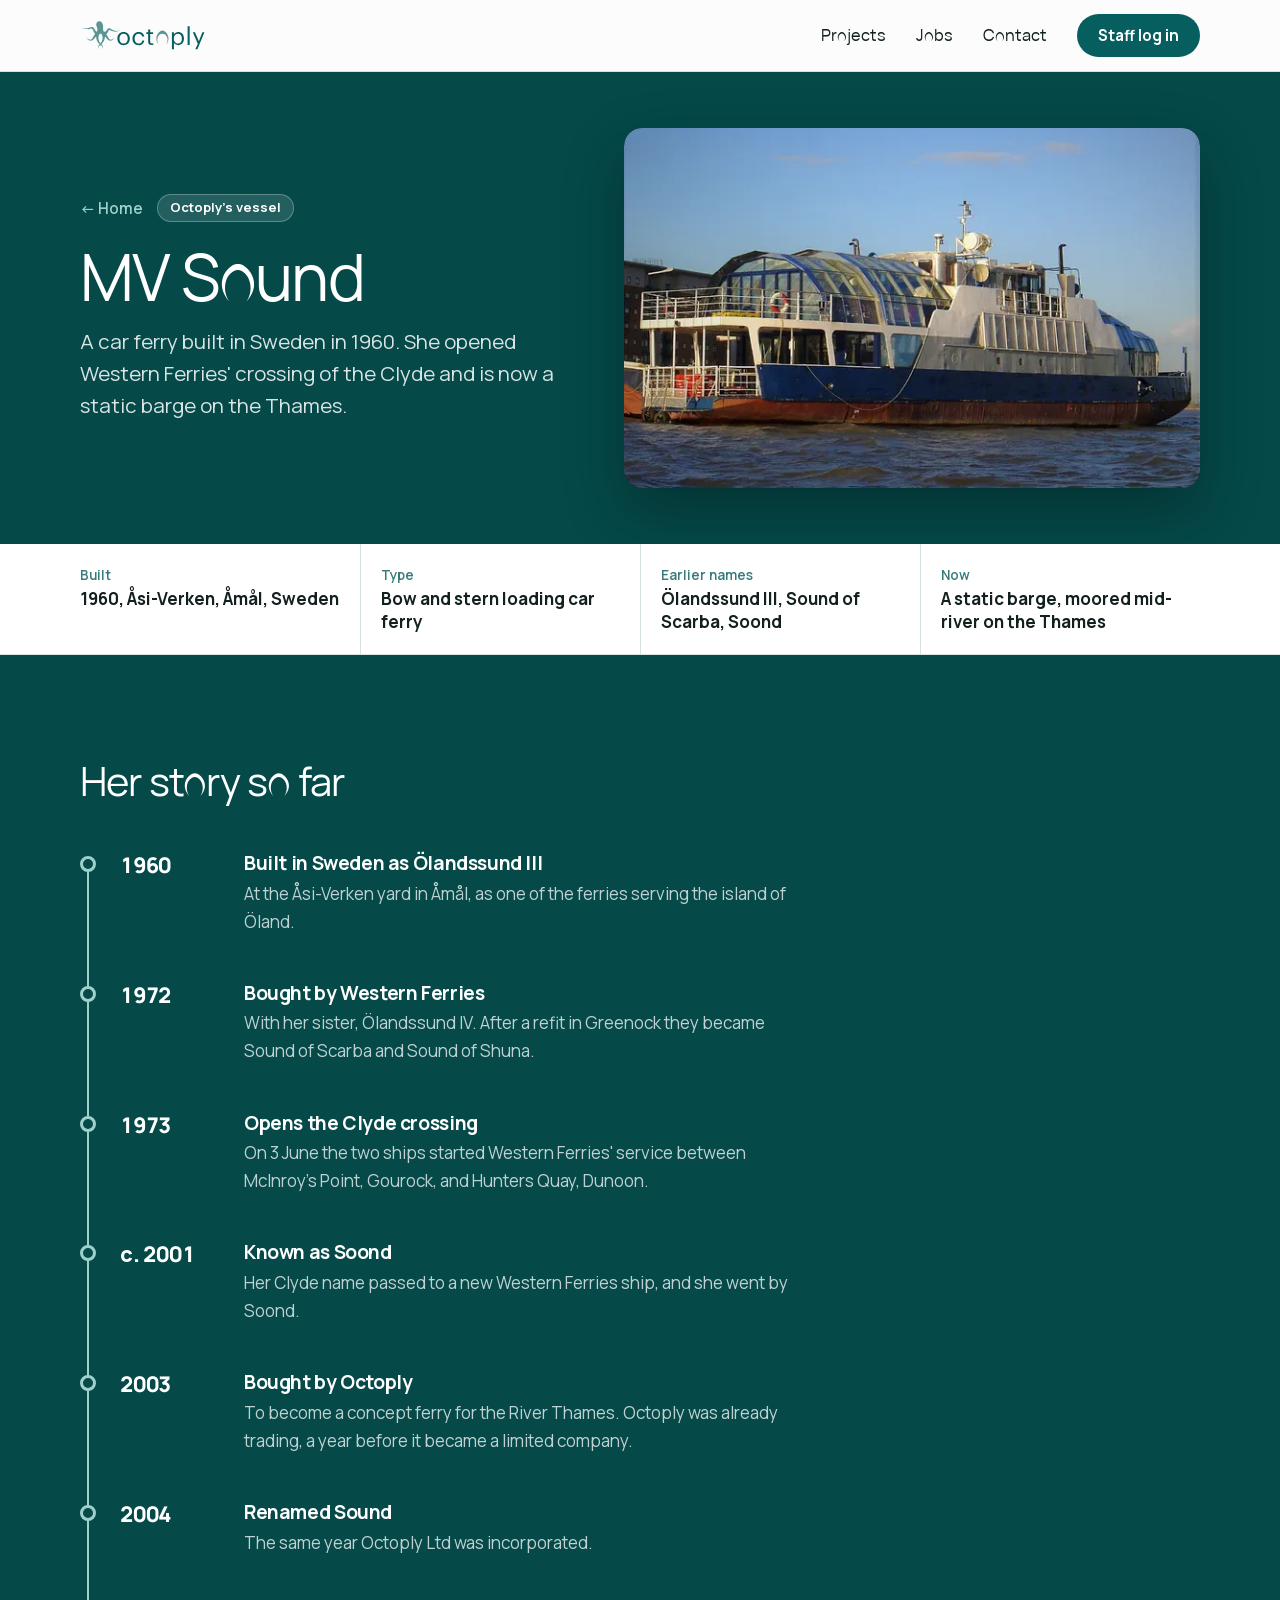
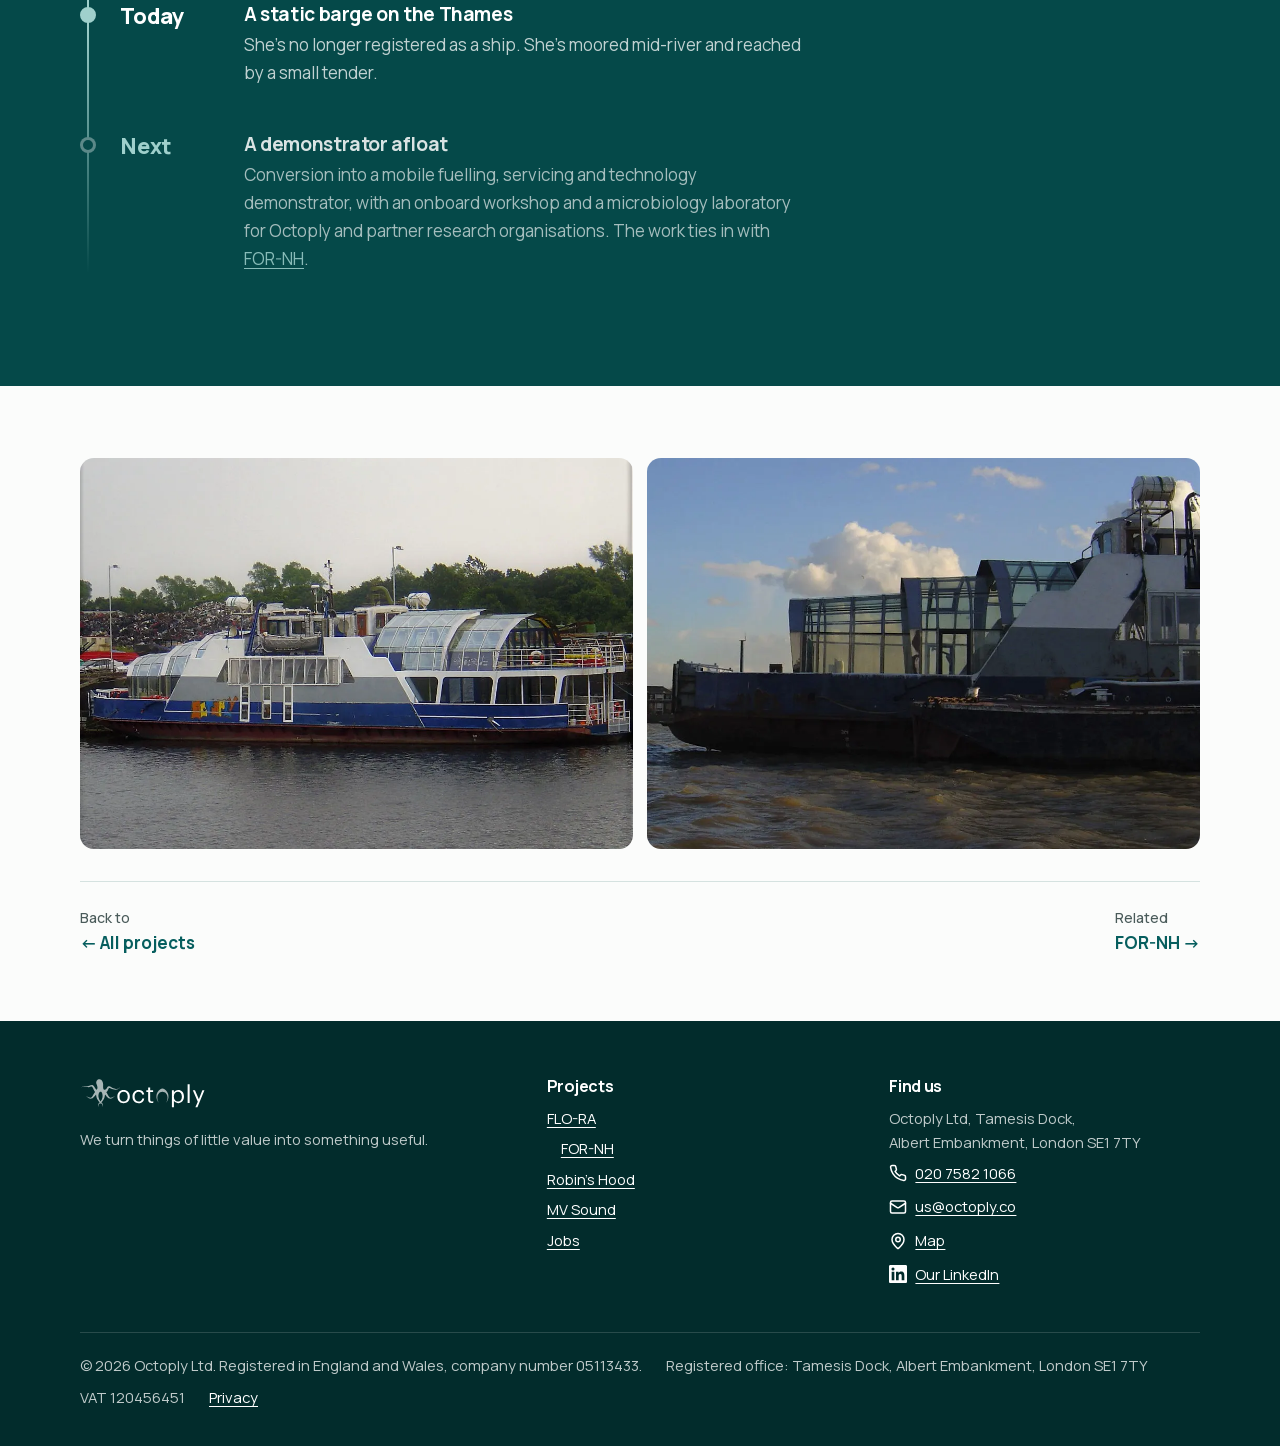
<file: site/mv-sound/index.html>
<!doctype html>
<html lang="en-GB" class="no-js">
<head>
<meta charset="utf-8">
<script>document.documentElement.className = "js";</script>
<meta name="viewport" content="width=device-width, initial-scale=1">
<title>MV Sound: Octoply's vessel | Octoply</title>
<meta name="description" content="MV Sound is Octoply's vessel: a car ferry built in 1960 in Sweden, which crossed the Clyde for Western Ferries and is now a static barge on the Thames.">
<meta property="og:title" content="MV Sound: Octoply's vessel | Octoply">
<meta property="og:description" content="MV Sound is Octoply's vessel: a car ferry built in 1960 in Sweden, which crossed the Clyde for Western Ferries and is now a static barge on the Thames.">
<meta property="og:type" content="website">
<meta property="og:url" content="https://octoply.co/mv-sound/">
<meta property="og:image" content="https://octoply.co/assets/img/share.jpg">
<meta property="og:image:width" content="1200">
<meta property="og:image:height" content="630">
<meta property="og:image:alt" content="Octoply">
<meta property="og:site_name" content="Octoply">
<meta name="twitter:card" content="summary_large_image">
<meta name="theme-color" media="(prefers-color-scheme: light)" content="#065e5e">
<meta name="theme-color" media="(prefers-color-scheme: dark)" content="#0c1615">
<link rel="icon" href="/favicon.ico" sizes="32x32">
<link rel="icon" href="/icon.svg" type="image/svg+xml">
<link rel="apple-touch-icon" href="/apple-touch-icon.png">
<link rel="manifest" href="/site.webmanifest">
<link rel="canonical" href="https://octoply.co/mv-sound/">
<link rel="preload" href="../assets/fonts/manrope-latin.woff2" as="font" type="font/woff2" crossorigin>
<link rel="preload" href="../assets/fonts/manrope-oct-latin.woff2" as="font" type="font/woff2" crossorigin>
<link rel="stylesheet" href="../assets/css/site.css?v=8c317954">
</head>
<body>
<a class="skip" href="#main">Skip to content</a>
<header class="site-header" data-header>
  <div class="wrap">
    <a class="brand" href="../" aria-label="Octoply home"><svg width="136" height="34" role="img" aria-label="Octoply" viewBox="0 0 100 25" version="1.1" xmlns="http://www.w3.org/2000/svg" xmlns:xlink="http://www.w3.org/1999/xlink"><title>Octoply</title><g fill="currentColor"><g><g transform="translate(56.092980, 8.493551)" fill-opacity="0.65" fill-rule="nonzero"><path d="M2.96973237,0.539426293 C3.85346206,-0.133993215 5.1887607,-0.133993215 6.07255947,0.539426293 C7.77081235,1.83239175 8.61330823,3.30355437 8.88177696,4.7740263 C9.30378465,7.0857546 8.32211602,9.31874462 7.15009498,10.4901492 C8.05129897,9.2469132 8.69301312,7.07055949 7.96903855,5.01714801 C7.81591399,4.58270609 7.59662194,4.15931516 7.30087122,3.75664482 C6.65107607,2.87187519 5.6188494,2.34902538 4.52114592,2.34902538 C3.42337337,2.34902538 2.3911467,2.87187519 1.74135155,3.75664482 C1.44560082,4.15931516 1.22630877,4.58270609 1.07318421,5.01714801 C0.349209639,7.07055949 0.990923791,9.2469132 1.89212778,10.4901492 C0.720175812,9.31874462 -0.261561887,7.0857546 0.160445805,4.7740263 C0.428914529,3.30355437 1.27141041,1.83239175 2.96973237,0.539426293 Z"></path></g><g transform="translate(27.465321, 5.276845)" fill-rule="nonzero"><path d="M57.3834911,17.0323867 L58.8788259,17.0323867 L64.0235102,4.48174989 L62.5104095,4.48174989 L59.929145,11.1577885 L57.0808394,4.48174989 L55.4965173,4.48174989 L59.1458668,12.8309436 L57.3834911,17.0323867 Z M40.1159199,17.0323867 L41.5934098,17.0323867 L41.5934098,12.2616445 C42.1274918,13.1870516 43.2133427,13.9529602 44.7442882,13.9529602 C47.3077868,13.9529602 48.9810963,11.9947609 48.9810963,9.14589659 L48.9810963,9.00376921 C48.9810963,6.10200197 47.1831888,4.32225139 44.7442882,4.32225139 C43.3913963,4.32225139 42.1274918,5.14106299 41.5934098,6.04830941 L41.5934098,4.48174989 L40.1159199,4.48174989 L40.1159199,17.0323867 Z M4.58375612,13.9529602 C7.23624216,13.9529602 9.17659258,12.012132 9.17659258,9.19958915 L9.17659258,9.05746177 C9.17659258,6.26229006 7.23624216,4.32225139 4.60152201,4.32225139 C1.96688081,4.32225139 0.0265303875,6.27966119 0.0265303875,9.0748329 L0.0265303875,9.21774987 C0.0265303875,11.9410683 1.93134904,13.9529602 4.58375612,13.9529602 Z M15.6920136,13.9529602 C17.9350157,13.9529602 19.5549486,12.4574644 19.7507681,10.4455725 L18.3800314,10.4455725 C18.2198226,11.9584394 17.0271395,12.7243481 15.7097795,12.7243481 C13.911872,12.7243481 12.6657333,11.5138966 12.6657333,9.23512099 L12.6657333,9.09299362 C12.6657333,6.90344245 13.9652486,5.550074 15.6564029,5.550074 C16.9381522,5.550074 18.0062372,6.10200197 18.2376674,7.57933707 L19.6973915,7.57933707 C19.4125846,5.21212668 17.5967533,4.32225139 15.6564029,4.32225139 C13.1641256,4.32225139 11.1347879,6.24412934 11.1347879,9.09299362 L11.1347879,9.23512099 C11.1347879,12.1187275 13.0929831,13.9529602 15.6920136,13.9529602 Z M25.1624934,13.9174284 C25.7677178,13.9174284 26.1237462,13.828204 26.4263979,13.7208189 L26.4263979,12.4748355 C26.1059803,12.5995918 25.749952,12.6706555 25.2870914,12.6706555 C24.5394241,12.6706555 24.1300191,12.2261126 24.1300191,11.3180766 L24.1300191,5.72852281 L26.3017998,5.72852281 L26.3017998,4.48174989 L24.1300191,4.48174989 L24.1300191,2.36405201 L22.6524503,2.36405201 L22.6524503,4.48174989 L21.3173243,4.48174989 L21.3173243,5.72852281 L22.6524503,5.72852281 L22.6524503,11.460204 C22.6524503,12.920168 23.4713391,13.9174284 25.1624934,13.9174284 Z M51.6691931,13.7926722 L53.1645278,13.7926722 L53.1645278,0.0315838611 L51.6691931,0.0315838611 L51.6691931,13.7926722 Z M4.60152201,12.7243481 C2.71454819,12.7243481 1.55747587,11.3354478 1.55747587,9.21774987 L1.55747587,9.0748329 C1.55747587,6.93897429 2.73239304,5.550074 4.60152201,5.550074 C6.45296405,5.550074 7.64564709,6.93897429 7.64564709,9.09299362 L7.64564709,9.21774987 C7.64564709,11.3180766 6.47072993,12.7243481 4.60152201,12.7243481 Z M44.6019242,12.7243481 C42.7861718,12.7243481 41.5400332,11.603121 41.5400332,9.21774987 L41.5400332,9.0748329 C41.5400332,6.68946179 42.8573143,5.550074 44.5840794,5.550074 C46.1506356,5.550074 47.4501508,6.72499363 47.4501508,9.0748329 L47.4501508,9.21774987 C47.4501508,11.4783647 46.4532873,12.7243481 44.6019242,12.7243481 Z"></path></g></g><g><g transform="translate(1.053590, 1.579744)" fill-opacity="0.65"><path d="M10.0138584,9.41234794 C9.34313949,8.7538219 8.92952482,7.69865164 8.79886529,7.32915098 C8.58812412,6.73463425 7.98765229,5.43101344 7.37931278,5.49600622 C6.72236231,5.5662254 5.63887171,6.23694637 3.65678077,5.61301008 C1.6752518,4.98910189 0.0207931287,5.9886363 0.0207931287,5.9886363 C1.19644786,4.70358887 3.07569712,5.01602065 3.07569712,5.01602065 C3.07569712,5.01602065 4.65962774,5.38695435 5.77009321,4.9296727 C6.88083967,4.47261583 8.16186499,3.66544656 9.23383507,5.30667577 C10.3058051,6.94812977 10.8925086,8.47960464 11.5871115,7.31673126 C12.2814334,6.15385789 11.0698121,3.79346519 10.9669704,3.2907757 C10.8644097,2.7880862 10.6977837,0.620985902 12.7756916,0.09045039 C14.8535996,-0.440085122 15.9118012,2.12132718 15.9533875,3.60461242 C15.9952547,5.08786956 15.6858867,7.54795719 16.7960712,7.78898964 C17.9065366,8.02982539 18.3187464,7.24769224 18.8801608,6.19246579 C19.4412943,5.13605919 20.6967497,4.79089218 21.7816453,5.73307672 C22.8665408,6.67503647 24.2239949,6.82317392 24.7370794,6.9809212 C25.2498829,7.13816269 27.7265131,7.68510797 28.4250499,5.66075013 C28.2390357,6.34976349 27.323857,8.63021479 22.5220492,7.2925662 C21.5273509,7.01545476 20.7554763,6.20971852 20.1713017,6.74424408 C19.6303994,7.23929067 19.3912784,8.99134198 18.2864327,9.69468579 C18.6413209,10.1670847 18.9270859,10.6270919 19.1743555,11.0693687 C19.5376733,11.7196618 19.8040501,12.3017026 20.1443269,12.7598834 C20.3578779,13.0473353 20.5773297,13.2927793 20.8968133,13.4401861 C21.4186085,13.6812186 21.8946025,13.6713559 22.3326632,13.5291473 C23.290552,13.2180643 24.0472533,12.4264618 24.5600568,12.3090926 C24.0621457,12.5332095 23.4498724,13.4876733 22.5386275,13.9997197 C21.9980062,14.3037499 21.3697165,14.429324 20.6163871,14.2492661 C20.1139801,14.1292276 19.7163818,13.856612 19.3258082,13.5042517 C18.70932,12.9482866 18.1720705,12.1124003 17.3097177,11.2575471 C17.302412,12.0025616 17.1731574,12.8219258 16.8747479,13.654356 C16.4597283,14.8123964 15.7687782,15.9982266 14.6715192,16.9936585 C15.3624693,17.5196701 15.7052749,18.1182612 15.8142983,18.7166275 C15.9859821,19.6570699 15.5866979,20.565339 15.1098608,21.0419527 C15.4765505,20.5361724 15.7375885,19.6507476 15.4431129,18.8153108 C15.2332147,18.2202883 14.6712382,17.8224359 14.0404197,17.8224359 C13.4096011,17.8224359 12.8476246,18.2202883 12.6377264,18.8151423 C12.3432508,19.6507476 12.6042888,20.5361724 12.9706975,21.0419527 C12.4941414,20.565339 12.0945762,19.6570699 12.26626,18.7166275 C12.3755644,18.1182612 12.7183701,17.5196701 13.4093201,16.9936585 C12.3117801,15.9982266 11.621111,14.8123964 11.2060914,13.654356 C10.9076819,12.8219258 10.7784273,12.0025616 10.7711216,11.2575471 C9.90876878,12.1124003 9.3715193,12.9482866 8.75503113,13.5042517 C8.3644575,13.856612 7.96685916,14.1292276 7.46445221,14.2492661 C6.71112278,14.429324 6.08283311,14.3037499 5.54193077,13.9997197 C4.63096694,13.4876733 4.01841261,12.5332095 3.52078247,12.3090926 C4.03358598,12.4264618 4.79028727,13.2180643 5.74817613,13.5291473 C6.18623677,13.6713559 6.66223083,13.6812186 7.18402596,13.4401861 C7.50322859,13.2927793 7.72296138,13.0473353 7.93623144,12.7598834 C8.27678917,12.3017026 8.54288502,11.7196618 8.90648378,11.0693968 C9.20292636,10.5393952 9.55416164,9.98393596 10.0138584,9.41234794 Z M14.0480063,9.25657028 C13.41213,9.26069813 13.101919,9.78249488 13.0226803,9.93816284 C12.6582386,10.6535611 12.3275154,11.8615332 12.5938923,13.2777463 C12.791146,14.327915 13.2314545,15.4351525 14.0404197,16.4374687 C14.8493848,15.4351525 15.2896933,14.327915 15.486947,13.2777463 C15.7533239,11.8615332 15.3534776,10.5833981 15.0640598,9.92504065 C14.9822922,9.73961594 14.6838827,9.25252134 14.0480063,9.25657028 Z"></path></g></g></g></svg></a>
    <button class="nav-toggle" aria-expanded="false" aria-controls="site-nav" aria-label="Open menu">
      <span class="bar"></span><span class="bar"></span><span class="bar"></span>
    </button>
    <nav class="nav" id="site-nav" aria-label="Main">
      <a href="../#projects" data-spy="projects">Projects</a>
      <a href="../#jobs" data-spy="jobs">Jobs</a>
      <a href="../#contact" data-spy="contact">Contact</a>
      <a class="btn" href="https://app.r-hood.co/login" data-rh-link="nav">Staff log in</a>
      <div class="nav-extra">
        <a href="tel:+442075821066">020 7582 1066</a>
        <span>Tamesis Dock, Albert Embankment, London SE1 7TY</span>
      </div>
    </nav>
  </div>
</header>
<div class="nav-scrim" data-scrim></div>
<main id="main">
<section class="project-hero">
  <div class="wrap">
    <div>
      <div class="crumbs"><a href="../">← Home</a><span class="pill on-dark-pill">Octoply's vessel</span></div>
      <h1>MV Sound</h1>
      <p class="lede">A car ferry built in Sweden in 1960. She opened Western Ferries' crossing of the Clyde and is now a static barge on the Thames.</p>
    </div>
    <div class="project-hero-visual photo-plain">
      <img src="../assets/img/mv-sound/sound3.webp" srcset="../assets/img/mv-sound/sound3-600.webp 600w, ../assets/img/mv-sound/sound3.webp 1060w" sizes="(max-width: 860px) 100vw, 560px" width="1060" height="750" alt="MV Sound afloat on the Thames in evening sun: a blue and white hull with glazed upper decks" fetchpriority="high">
    </div>
  </div>
</section>
<!-- Sources: Shipspotting (IMO 7338547), Undiscovered Scotland's Western
     Ferries page, fjordfaehren.de, and Octoply's own Naval architect job
     description. Octoply should check the details before launch. -->
<dl class="facts">
  <div><dt>Built</dt><dd>1960, Åsi-Verken, Åmål, Sweden</dd></div>
  <div><dt>Type</dt><dd>Bow and stern loading car ferry</dd></div>
  <div><dt>Earlier names</dt><dd>Ölandssund III, Sound of Scarba, Soond</dd></div>
  <div><dt>Now</dt><dd>A static barge, moored mid-river on the Thames</dd></div>
</dl>

<section class="section section-dark" aria-labelledby="timeline-h">
  <div class="wrap">
    <div class="section-head">
      <h2 id="timeline-h">Her story so far</h2>
    </div>
    <ol class="timeline" data-timeline>
      <li class="tl-step">
        <span class="tl-year">1960</span>
        <div class="tl-body">
          <h3>Built in Sweden as Ölandssund III</h3>
          <p>At the Åsi-Verken yard in Åmål, as one of the ferries serving the island of Öland.</p>
        </div>
      </li>
      <li class="tl-step">
        <span class="tl-year">1972</span>
        <div class="tl-body">
          <h3>Bought by Western Ferries</h3>
          <p>With her sister, Ölandssund IV. After a refit in Greenock they became Sound of Scarba and Sound of Shuna.</p>
        </div>
      </li>
      <li class="tl-step">
        <span class="tl-year">1973</span>
        <div class="tl-body">
          <h3>Opens the Clyde crossing</h3>
          <p>On 3 June the two ships started Western Ferries' service between McInroy's Point, Gourock, and Hunters Quay, Dunoon.</p>
        </div>
      </li>
      <li class="tl-step">
        <span class="tl-year">c. 2001</span>
        <div class="tl-body">
          <h3>Known as Soond</h3>
          <p>Her Clyde name passed to a new Western Ferries ship, and she went by Soond.</p>
        </div>
      </li>
      <li class="tl-step">
        <span class="tl-year">2003</span>
        <div class="tl-body">
          <h3>Bought by Octoply</h3>
          <p>To become a concept ferry for the River Thames. Octoply was already trading, a year before it became a limited company.</p>
        </div>
      </li>
      <li class="tl-step">
        <span class="tl-year">2004</span>
        <div class="tl-body">
          <h3>Renamed Sound</h3>
          <p>The same year Octoply Ltd was incorporated.</p>
        </div>
      </li>
      <li class="tl-step tl-now">
        <span class="tl-year">Today</span>
        <div class="tl-body">
          <h3>A static barge on the Thames</h3>
          <p>She's no longer registered as a ship. She's moored mid-river and reached by a small tender.</p>
        </div>
      </li>
      <li class="tl-step tl-next">
        <span class="tl-year">Next</span>
        <div class="tl-body">
          <h3>A demonstrator afloat</h3>
          <p>Conversion into a mobile fuelling, servicing and technology demonstrator, with an onboard workshop and a microbiology laboratory for Octoply and partner research organisations. The work ties in with <a href="../projects/for-nh/">FOR-NH</a>.</p>
        </div>
      </li>
    </ol>
  </div>
</section>

<section class="section-tight">
  <div class="wrap">
    <div class="photo-pair">
      <img src="../assets/img/mv-sound/sound2-600.webp" srcset="../assets/img/mv-sound/sound2-600.webp 600w, ../assets/img/mv-sound/sound2.webp 1060w" sizes="(max-width: 700px) 100vw, 50vw" width="1060" height="750" alt="MV Sound alongside a quay, seen side on" loading="lazy">
      <img src="../assets/img/mv-sound/sound1-600.webp" srcset="../assets/img/mv-sound/sound1-600.webp 600w, ../assets/img/mv-sound/sound1.webp 1060w" sizes="(max-width: 700px) 100vw, 50vw" width="1060" height="750" alt="The glazed upper deck of MV Sound against a cloudy sky on the river" loading="lazy">
    </div>
    <nav class="pager" aria-label="More">
      <a href="../#projects"><small>Back to</small>← All projects</a>
      <a href="../projects/for-nh/"><small>Related</small>FOR-NH →</a>
    </nav>
  </div>
</section>
</main>
<footer class="site-footer">
  <div class="wrap">
    <div class="footer-grid">
      <div>
        <a class="brand" href="../" aria-label="Octoply home"><svg width="136" height="34" role="img" aria-label="Octoply" viewBox="0 0 100 25" version="1.1" xmlns="http://www.w3.org/2000/svg" xmlns:xlink="http://www.w3.org/1999/xlink"><title>Octoply</title><g fill="currentColor"><g><g transform="translate(56.092980, 8.493551)" fill-opacity="0.65" fill-rule="nonzero"><path d="M2.96973237,0.539426293 C3.85346206,-0.133993215 5.1887607,-0.133993215 6.07255947,0.539426293 C7.77081235,1.83239175 8.61330823,3.30355437 8.88177696,4.7740263 C9.30378465,7.0857546 8.32211602,9.31874462 7.15009498,10.4901492 C8.05129897,9.2469132 8.69301312,7.07055949 7.96903855,5.01714801 C7.81591399,4.58270609 7.59662194,4.15931516 7.30087122,3.75664482 C6.65107607,2.87187519 5.6188494,2.34902538 4.52114592,2.34902538 C3.42337337,2.34902538 2.3911467,2.87187519 1.74135155,3.75664482 C1.44560082,4.15931516 1.22630877,4.58270609 1.07318421,5.01714801 C0.349209639,7.07055949 0.990923791,9.2469132 1.89212778,10.4901492 C0.720175812,9.31874462 -0.261561887,7.0857546 0.160445805,4.7740263 C0.428914529,3.30355437 1.27141041,1.83239175 2.96973237,0.539426293 Z"></path></g><g transform="translate(27.465321, 5.276845)" fill-rule="nonzero"><path d="M57.3834911,17.0323867 L58.8788259,17.0323867 L64.0235102,4.48174989 L62.5104095,4.48174989 L59.929145,11.1577885 L57.0808394,4.48174989 L55.4965173,4.48174989 L59.1458668,12.8309436 L57.3834911,17.0323867 Z M40.1159199,17.0323867 L41.5934098,17.0323867 L41.5934098,12.2616445 C42.1274918,13.1870516 43.2133427,13.9529602 44.7442882,13.9529602 C47.3077868,13.9529602 48.9810963,11.9947609 48.9810963,9.14589659 L48.9810963,9.00376921 C48.9810963,6.10200197 47.1831888,4.32225139 44.7442882,4.32225139 C43.3913963,4.32225139 42.1274918,5.14106299 41.5934098,6.04830941 L41.5934098,4.48174989 L40.1159199,4.48174989 L40.1159199,17.0323867 Z M4.58375612,13.9529602 C7.23624216,13.9529602 9.17659258,12.012132 9.17659258,9.19958915 L9.17659258,9.05746177 C9.17659258,6.26229006 7.23624216,4.32225139 4.60152201,4.32225139 C1.96688081,4.32225139 0.0265303875,6.27966119 0.0265303875,9.0748329 L0.0265303875,9.21774987 C0.0265303875,11.9410683 1.93134904,13.9529602 4.58375612,13.9529602 Z M15.6920136,13.9529602 C17.9350157,13.9529602 19.5549486,12.4574644 19.7507681,10.4455725 L18.3800314,10.4455725 C18.2198226,11.9584394 17.0271395,12.7243481 15.7097795,12.7243481 C13.911872,12.7243481 12.6657333,11.5138966 12.6657333,9.23512099 L12.6657333,9.09299362 C12.6657333,6.90344245 13.9652486,5.550074 15.6564029,5.550074 C16.9381522,5.550074 18.0062372,6.10200197 18.2376674,7.57933707 L19.6973915,7.57933707 C19.4125846,5.21212668 17.5967533,4.32225139 15.6564029,4.32225139 C13.1641256,4.32225139 11.1347879,6.24412934 11.1347879,9.09299362 L11.1347879,9.23512099 C11.1347879,12.1187275 13.0929831,13.9529602 15.6920136,13.9529602 Z M25.1624934,13.9174284 C25.7677178,13.9174284 26.1237462,13.828204 26.4263979,13.7208189 L26.4263979,12.4748355 C26.1059803,12.5995918 25.749952,12.6706555 25.2870914,12.6706555 C24.5394241,12.6706555 24.1300191,12.2261126 24.1300191,11.3180766 L24.1300191,5.72852281 L26.3017998,5.72852281 L26.3017998,4.48174989 L24.1300191,4.48174989 L24.1300191,2.36405201 L22.6524503,2.36405201 L22.6524503,4.48174989 L21.3173243,4.48174989 L21.3173243,5.72852281 L22.6524503,5.72852281 L22.6524503,11.460204 C22.6524503,12.920168 23.4713391,13.9174284 25.1624934,13.9174284 Z M51.6691931,13.7926722 L53.1645278,13.7926722 L53.1645278,0.0315838611 L51.6691931,0.0315838611 L51.6691931,13.7926722 Z M4.60152201,12.7243481 C2.71454819,12.7243481 1.55747587,11.3354478 1.55747587,9.21774987 L1.55747587,9.0748329 C1.55747587,6.93897429 2.73239304,5.550074 4.60152201,5.550074 C6.45296405,5.550074 7.64564709,6.93897429 7.64564709,9.09299362 L7.64564709,9.21774987 C7.64564709,11.3180766 6.47072993,12.7243481 4.60152201,12.7243481 Z M44.6019242,12.7243481 C42.7861718,12.7243481 41.5400332,11.603121 41.5400332,9.21774987 L41.5400332,9.0748329 C41.5400332,6.68946179 42.8573143,5.550074 44.5840794,5.550074 C46.1506356,5.550074 47.4501508,6.72499363 47.4501508,9.0748329 L47.4501508,9.21774987 C47.4501508,11.4783647 46.4532873,12.7243481 44.6019242,12.7243481 Z"></path></g></g><g><g transform="translate(1.053590, 1.579744)" fill-opacity="0.65"><path d="M10.0138584,9.41234794 C9.34313949,8.7538219 8.92952482,7.69865164 8.79886529,7.32915098 C8.58812412,6.73463425 7.98765229,5.43101344 7.37931278,5.49600622 C6.72236231,5.5662254 5.63887171,6.23694637 3.65678077,5.61301008 C1.6752518,4.98910189 0.0207931287,5.9886363 0.0207931287,5.9886363 C1.19644786,4.70358887 3.07569712,5.01602065 3.07569712,5.01602065 C3.07569712,5.01602065 4.65962774,5.38695435 5.77009321,4.9296727 C6.88083967,4.47261583 8.16186499,3.66544656 9.23383507,5.30667577 C10.3058051,6.94812977 10.8925086,8.47960464 11.5871115,7.31673126 C12.2814334,6.15385789 11.0698121,3.79346519 10.9669704,3.2907757 C10.8644097,2.7880862 10.6977837,0.620985902 12.7756916,0.09045039 C14.8535996,-0.440085122 15.9118012,2.12132718 15.9533875,3.60461242 C15.9952547,5.08786956 15.6858867,7.54795719 16.7960712,7.78898964 C17.9065366,8.02982539 18.3187464,7.24769224 18.8801608,6.19246579 C19.4412943,5.13605919 20.6967497,4.79089218 21.7816453,5.73307672 C22.8665408,6.67503647 24.2239949,6.82317392 24.7370794,6.9809212 C25.2498829,7.13816269 27.7265131,7.68510797 28.4250499,5.66075013 C28.2390357,6.34976349 27.323857,8.63021479 22.5220492,7.2925662 C21.5273509,7.01545476 20.7554763,6.20971852 20.1713017,6.74424408 C19.6303994,7.23929067 19.3912784,8.99134198 18.2864327,9.69468579 C18.6413209,10.1670847 18.9270859,10.6270919 19.1743555,11.0693687 C19.5376733,11.7196618 19.8040501,12.3017026 20.1443269,12.7598834 C20.3578779,13.0473353 20.5773297,13.2927793 20.8968133,13.4401861 C21.4186085,13.6812186 21.8946025,13.6713559 22.3326632,13.5291473 C23.290552,13.2180643 24.0472533,12.4264618 24.5600568,12.3090926 C24.0621457,12.5332095 23.4498724,13.4876733 22.5386275,13.9997197 C21.9980062,14.3037499 21.3697165,14.429324 20.6163871,14.2492661 C20.1139801,14.1292276 19.7163818,13.856612 19.3258082,13.5042517 C18.70932,12.9482866 18.1720705,12.1124003 17.3097177,11.2575471 C17.302412,12.0025616 17.1731574,12.8219258 16.8747479,13.654356 C16.4597283,14.8123964 15.7687782,15.9982266 14.6715192,16.9936585 C15.3624693,17.5196701 15.7052749,18.1182612 15.8142983,18.7166275 C15.9859821,19.6570699 15.5866979,20.565339 15.1098608,21.0419527 C15.4765505,20.5361724 15.7375885,19.6507476 15.4431129,18.8153108 C15.2332147,18.2202883 14.6712382,17.8224359 14.0404197,17.8224359 C13.4096011,17.8224359 12.8476246,18.2202883 12.6377264,18.8151423 C12.3432508,19.6507476 12.6042888,20.5361724 12.9706975,21.0419527 C12.4941414,20.565339 12.0945762,19.6570699 12.26626,18.7166275 C12.3755644,18.1182612 12.7183701,17.5196701 13.4093201,16.9936585 C12.3117801,15.9982266 11.621111,14.8123964 11.2060914,13.654356 C10.9076819,12.8219258 10.7784273,12.0025616 10.7711216,11.2575471 C9.90876878,12.1124003 9.3715193,12.9482866 8.75503113,13.5042517 C8.3644575,13.856612 7.96685916,14.1292276 7.46445221,14.2492661 C6.71112278,14.429324 6.08283311,14.3037499 5.54193077,13.9997197 C4.63096694,13.4876733 4.01841261,12.5332095 3.52078247,12.3090926 C4.03358598,12.4264618 4.79028727,13.2180643 5.74817613,13.5291473 C6.18623677,13.6713559 6.66223083,13.6812186 7.18402596,13.4401861 C7.50322859,13.2927793 7.72296138,13.0473353 7.93623144,12.7598834 C8.27678917,12.3017026 8.54288502,11.7196618 8.90648378,11.0693968 C9.20292636,10.5393952 9.55416164,9.98393596 10.0138584,9.41234794 Z M14.0480063,9.25657028 C13.41213,9.26069813 13.101919,9.78249488 13.0226803,9.93816284 C12.6582386,10.6535611 12.3275154,11.8615332 12.5938923,13.2777463 C12.791146,14.327915 13.2314545,15.4351525 14.0404197,16.4374687 C14.8493848,15.4351525 15.2896933,14.327915 15.486947,13.2777463 C15.7533239,11.8615332 15.3534776,10.5833981 15.0640598,9.92504065 C14.9822922,9.73961594 14.6838827,9.25252134 14.0480063,9.25657028 Z"></path></g></g></g></svg></a>
        <p>We turn things of little value into something useful.</p>
      </div>
      <div>
        <h3>Projects</h3>
        <ul>
          <li><a href="../projects/flo-ra/">FLO-RA</a></li>
          <li class="footer-sub"><a href="../projects/for-nh/">FOR-NH</a></li>
          <li><a href="../projects/robins-hood/">Robin's Hood</a></li>
          <li><a href="../mv-sound/">MV Sound</a></li>
          <li><a href="../#jobs">Jobs</a></li>
        </ul>
      </div>
      <div>
        <h3>Find us</h3>
        <ul>
          <li>Octoply Ltd, Tamesis Dock,<br>Albert Embankment, London SE1 7TY</li>
          <li><a class="icon-link" href="tel:+442075821066"><svg class="icon" viewBox="0 0 24 24" width="18" height="18" fill="none" stroke="currentColor" stroke-width="2" stroke-linecap="round" stroke-linejoin="round" aria-hidden="true" focusable="false"><path d="M22 16.92v3a2 2 0 0 1-2.18 2 19.79 19.79 0 0 1-8.63-3.07 19.5 19.5 0 0 1-6-6 19.79 19.79 0 0 1-3.07-8.67A2 2 0 0 1 4.11 2h3a2 2 0 0 1 2 1.72c.13.96.36 1.9.7 2.81a2 2 0 0 1-.45 2.11L8.09 9.91a16 16 0 0 0 6 6l1.27-1.27a2 2 0 0 1 2.11-.45c.91.34 1.85.57 2.81.7A2 2 0 0 1 22 16.92z"/></svg>020 7582 1066</a></li>
          <li><a class="icon-link" href="mailto:us@octoply.co"><svg class="icon" viewBox="0 0 24 24" width="18" height="18" fill="none" stroke="currentColor" stroke-width="2" stroke-linecap="round" stroke-linejoin="round" aria-hidden="true" focusable="false"><rect width="20" height="16" x="2" y="4" rx="2"/><path d="m22 7-8.97 5.7a1.94 1.94 0 0 1-2.06 0L2 7"/></svg>us@octoply.co</a></li>
          <li><a class="icon-link" href="https://goo.gl/maps/aaR7rXmjyCifKAwS7"><svg class="icon" viewBox="0 0 24 24" width="18" height="18" fill="none" stroke="currentColor" stroke-width="2" stroke-linecap="round" stroke-linejoin="round" aria-hidden="true" focusable="false"><path d="M20 10c0 5-5.54 10.19-7.4 11.8a1 1 0 0 1-1.2 0C9.54 20.19 4 15 4 10a8 8 0 0 1 16 0"/><circle cx="12" cy="10" r="3"/></svg>Map</a></li>
          <li><a class="icon-link" href="https://www.linkedin.com/company/octoply/"><svg class="icon" viewBox="0 0 24 24" width="18" height="18" aria-hidden="true" focusable="false"><path d="M20.45 20.45h-3.56v-5.57c0-1.33-.02-3.04-1.85-3.04-1.85 0-2.14 1.45-2.14 2.94v5.67H9.35V9h3.41v1.56h.05c.48-.9 1.64-1.85 3.37-1.85 3.6 0 4.27 2.37 4.27 5.46v6.28zM5.34 7.43a2.06 2.06 0 1 1 0-4.13 2.06 2.06 0 0 1 0 4.13zM7.12 20.45H3.56V9h3.56v11.45zM22.22 0H1.77C.79 0 0 .77 0 1.73v20.54C0 23.23.79 24 1.77 24h20.45c.98 0 1.78-.77 1.78-1.73V1.73C24 .77 23.2 0 22.22 0z"/></svg>Our LinkedIn</a></li>
        </ul>
      </div>
    </div>
    <div class="legal">
      <span>&copy; 2026 Octoply Ltd. Registered in England and Wales, company number 05113433.</span>
      <span>Registered office: Tamesis Dock, Albert Embankment, London SE1 7TY</span>
      <span>VAT 120456451</span>
      <a href="../privacy/">Privacy</a>
    </div>
  </div>
</footer>
<script src="../assets/js/site.js?v=fa64f59d" defer></script>

</body>
</html>
</file>
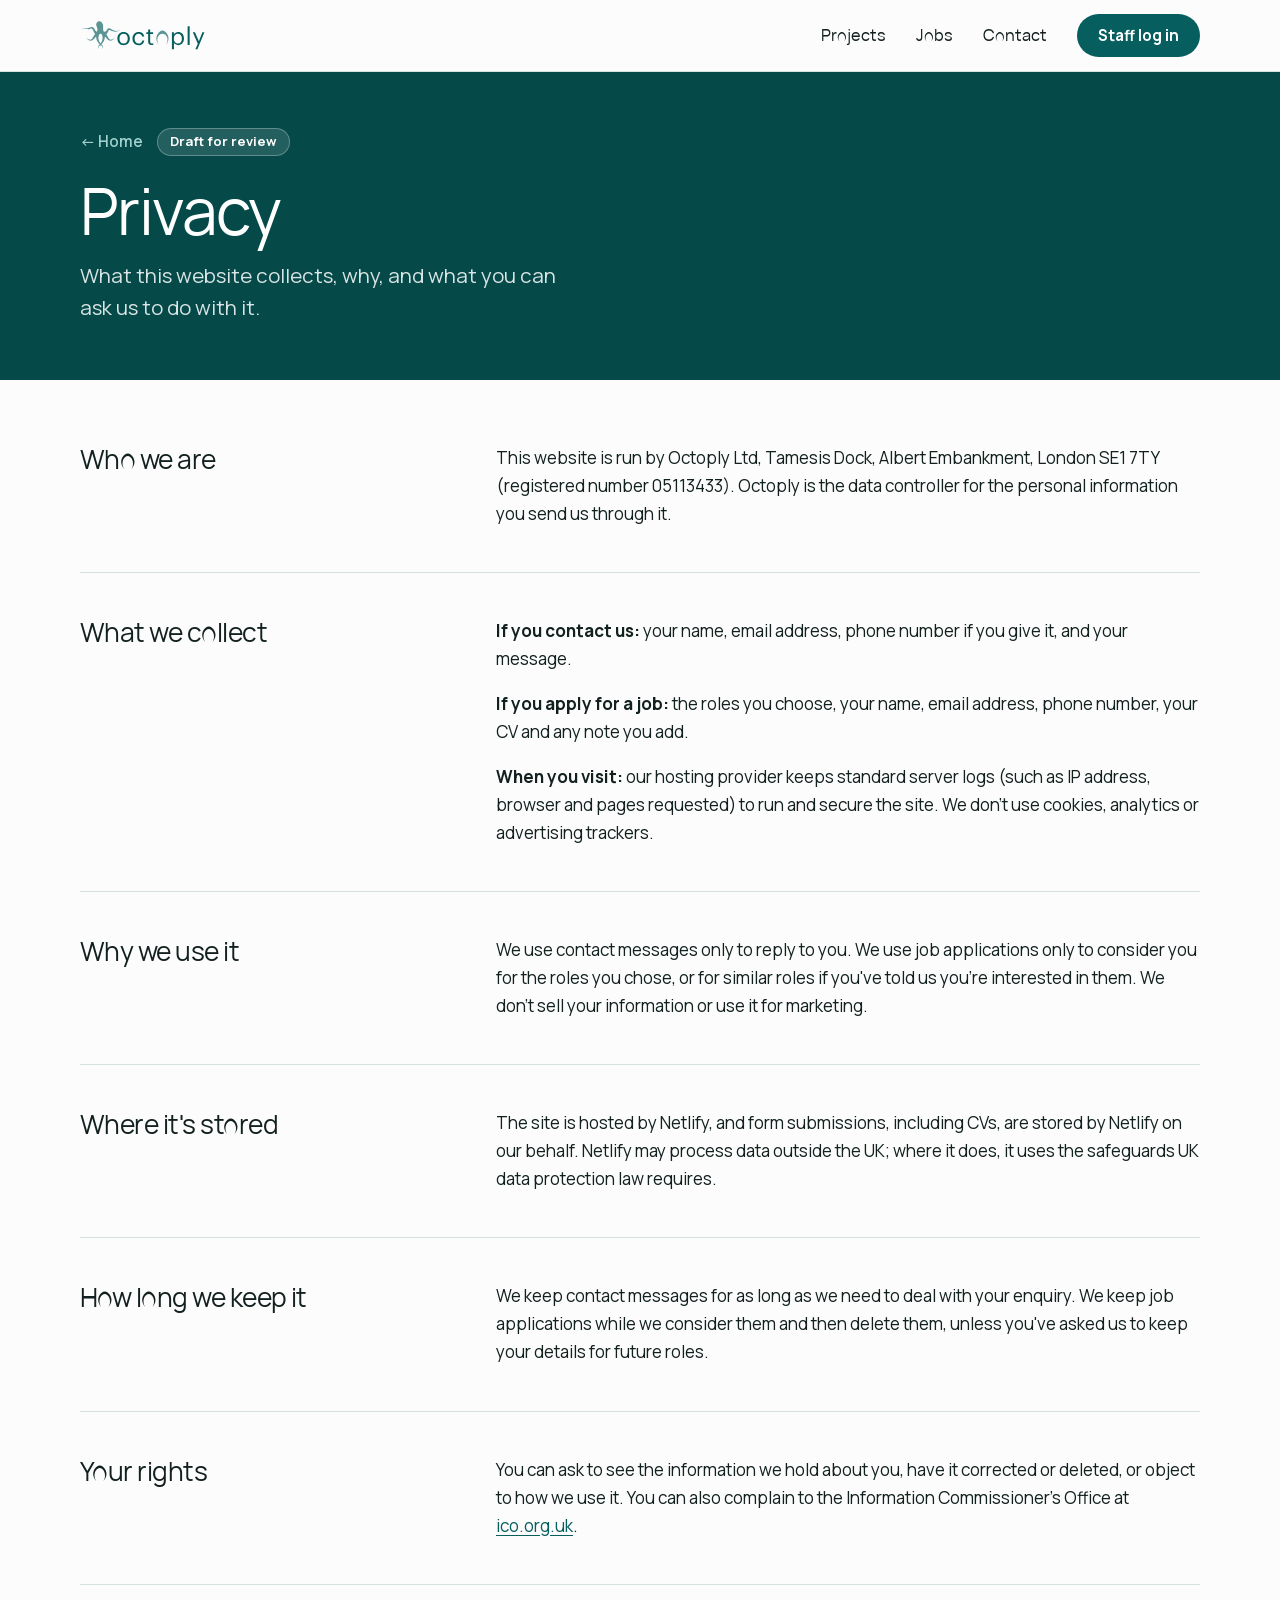
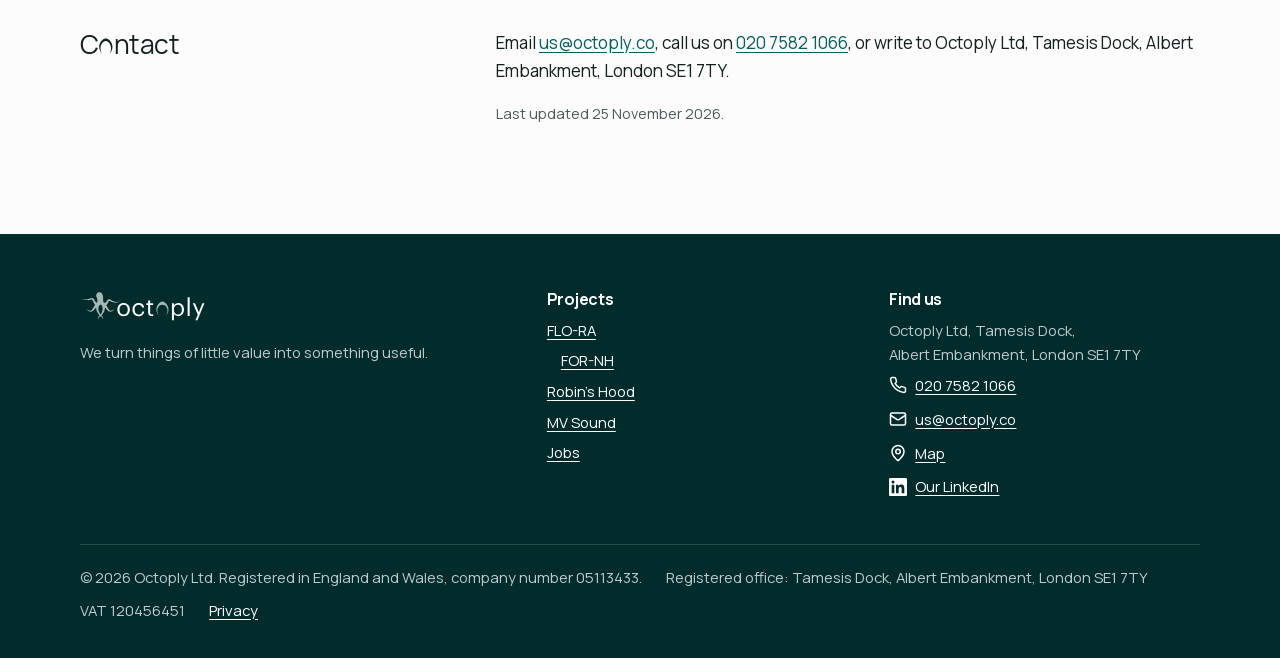
<file: site/privacy/index.html>
<!doctype html>
<html lang="en-GB" class="no-js">
<head>
<meta charset="utf-8">
<script>document.documentElement.className = "js";</script>
<meta name="viewport" content="width=device-width, initial-scale=1">
<title>Privacy | Octoply</title>
<meta name="description" content="What the Octoply website collects, why, and what you can ask us to do with it.">
<meta property="og:title" content="Privacy | Octoply">
<meta property="og:description" content="What the Octoply website collects, why, and what you can ask us to do with it.">
<meta property="og:type" content="website">
<meta property="og:url" content="https://octoply.co/privacy/">
<meta property="og:image" content="https://octoply.co/assets/img/share.jpg">
<meta property="og:image:width" content="1200">
<meta property="og:image:height" content="630">
<meta property="og:image:alt" content="Octoply">
<meta property="og:site_name" content="Octoply">
<meta name="twitter:card" content="summary_large_image">
<meta name="theme-color" media="(prefers-color-scheme: light)" content="#065e5e">
<meta name="theme-color" media="(prefers-color-scheme: dark)" content="#0c1615">
<link rel="icon" href="/favicon.ico" sizes="32x32">
<link rel="icon" href="/icon.svg" type="image/svg+xml">
<link rel="apple-touch-icon" href="/apple-touch-icon.png">
<link rel="manifest" href="/site.webmanifest">
<link rel="canonical" href="https://octoply.co/privacy/">
<link rel="preload" href="../assets/fonts/manrope-latin.woff2" as="font" type="font/woff2" crossorigin>
<link rel="preload" href="../assets/fonts/manrope-oct-latin.woff2" as="font" type="font/woff2" crossorigin>
<link rel="stylesheet" href="../assets/css/site.css?v=8c317954">
</head>
<body>
<a class="skip" href="#main">Skip to content</a>
<header class="site-header" data-header>
  <div class="wrap">
    <a class="brand" href="../" aria-label="Octoply home"><svg width="136" height="34" role="img" aria-label="Octoply" viewBox="0 0 100 25" version="1.1" xmlns="http://www.w3.org/2000/svg" xmlns:xlink="http://www.w3.org/1999/xlink"><title>Octoply</title><g fill="currentColor"><g><g transform="translate(56.092980, 8.493551)" fill-opacity="0.65" fill-rule="nonzero"><path d="M2.96973237,0.539426293 C3.85346206,-0.133993215 5.1887607,-0.133993215 6.07255947,0.539426293 C7.77081235,1.83239175 8.61330823,3.30355437 8.88177696,4.7740263 C9.30378465,7.0857546 8.32211602,9.31874462 7.15009498,10.4901492 C8.05129897,9.2469132 8.69301312,7.07055949 7.96903855,5.01714801 C7.81591399,4.58270609 7.59662194,4.15931516 7.30087122,3.75664482 C6.65107607,2.87187519 5.6188494,2.34902538 4.52114592,2.34902538 C3.42337337,2.34902538 2.3911467,2.87187519 1.74135155,3.75664482 C1.44560082,4.15931516 1.22630877,4.58270609 1.07318421,5.01714801 C0.349209639,7.07055949 0.990923791,9.2469132 1.89212778,10.4901492 C0.720175812,9.31874462 -0.261561887,7.0857546 0.160445805,4.7740263 C0.428914529,3.30355437 1.27141041,1.83239175 2.96973237,0.539426293 Z"></path></g><g transform="translate(27.465321, 5.276845)" fill-rule="nonzero"><path d="M57.3834911,17.0323867 L58.8788259,17.0323867 L64.0235102,4.48174989 L62.5104095,4.48174989 L59.929145,11.1577885 L57.0808394,4.48174989 L55.4965173,4.48174989 L59.1458668,12.8309436 L57.3834911,17.0323867 Z M40.1159199,17.0323867 L41.5934098,17.0323867 L41.5934098,12.2616445 C42.1274918,13.1870516 43.2133427,13.9529602 44.7442882,13.9529602 C47.3077868,13.9529602 48.9810963,11.9947609 48.9810963,9.14589659 L48.9810963,9.00376921 C48.9810963,6.10200197 47.1831888,4.32225139 44.7442882,4.32225139 C43.3913963,4.32225139 42.1274918,5.14106299 41.5934098,6.04830941 L41.5934098,4.48174989 L40.1159199,4.48174989 L40.1159199,17.0323867 Z M4.58375612,13.9529602 C7.23624216,13.9529602 9.17659258,12.012132 9.17659258,9.19958915 L9.17659258,9.05746177 C9.17659258,6.26229006 7.23624216,4.32225139 4.60152201,4.32225139 C1.96688081,4.32225139 0.0265303875,6.27966119 0.0265303875,9.0748329 L0.0265303875,9.21774987 C0.0265303875,11.9410683 1.93134904,13.9529602 4.58375612,13.9529602 Z M15.6920136,13.9529602 C17.9350157,13.9529602 19.5549486,12.4574644 19.7507681,10.4455725 L18.3800314,10.4455725 C18.2198226,11.9584394 17.0271395,12.7243481 15.7097795,12.7243481 C13.911872,12.7243481 12.6657333,11.5138966 12.6657333,9.23512099 L12.6657333,9.09299362 C12.6657333,6.90344245 13.9652486,5.550074 15.6564029,5.550074 C16.9381522,5.550074 18.0062372,6.10200197 18.2376674,7.57933707 L19.6973915,7.57933707 C19.4125846,5.21212668 17.5967533,4.32225139 15.6564029,4.32225139 C13.1641256,4.32225139 11.1347879,6.24412934 11.1347879,9.09299362 L11.1347879,9.23512099 C11.1347879,12.1187275 13.0929831,13.9529602 15.6920136,13.9529602 Z M25.1624934,13.9174284 C25.7677178,13.9174284 26.1237462,13.828204 26.4263979,13.7208189 L26.4263979,12.4748355 C26.1059803,12.5995918 25.749952,12.6706555 25.2870914,12.6706555 C24.5394241,12.6706555 24.1300191,12.2261126 24.1300191,11.3180766 L24.1300191,5.72852281 L26.3017998,5.72852281 L26.3017998,4.48174989 L24.1300191,4.48174989 L24.1300191,2.36405201 L22.6524503,2.36405201 L22.6524503,4.48174989 L21.3173243,4.48174989 L21.3173243,5.72852281 L22.6524503,5.72852281 L22.6524503,11.460204 C22.6524503,12.920168 23.4713391,13.9174284 25.1624934,13.9174284 Z M51.6691931,13.7926722 L53.1645278,13.7926722 L53.1645278,0.0315838611 L51.6691931,0.0315838611 L51.6691931,13.7926722 Z M4.60152201,12.7243481 C2.71454819,12.7243481 1.55747587,11.3354478 1.55747587,9.21774987 L1.55747587,9.0748329 C1.55747587,6.93897429 2.73239304,5.550074 4.60152201,5.550074 C6.45296405,5.550074 7.64564709,6.93897429 7.64564709,9.09299362 L7.64564709,9.21774987 C7.64564709,11.3180766 6.47072993,12.7243481 4.60152201,12.7243481 Z M44.6019242,12.7243481 C42.7861718,12.7243481 41.5400332,11.603121 41.5400332,9.21774987 L41.5400332,9.0748329 C41.5400332,6.68946179 42.8573143,5.550074 44.5840794,5.550074 C46.1506356,5.550074 47.4501508,6.72499363 47.4501508,9.0748329 L47.4501508,9.21774987 C47.4501508,11.4783647 46.4532873,12.7243481 44.6019242,12.7243481 Z"></path></g></g><g><g transform="translate(1.053590, 1.579744)" fill-opacity="0.65"><path d="M10.0138584,9.41234794 C9.34313949,8.7538219 8.92952482,7.69865164 8.79886529,7.32915098 C8.58812412,6.73463425 7.98765229,5.43101344 7.37931278,5.49600622 C6.72236231,5.5662254 5.63887171,6.23694637 3.65678077,5.61301008 C1.6752518,4.98910189 0.0207931287,5.9886363 0.0207931287,5.9886363 C1.19644786,4.70358887 3.07569712,5.01602065 3.07569712,5.01602065 C3.07569712,5.01602065 4.65962774,5.38695435 5.77009321,4.9296727 C6.88083967,4.47261583 8.16186499,3.66544656 9.23383507,5.30667577 C10.3058051,6.94812977 10.8925086,8.47960464 11.5871115,7.31673126 C12.2814334,6.15385789 11.0698121,3.79346519 10.9669704,3.2907757 C10.8644097,2.7880862 10.6977837,0.620985902 12.7756916,0.09045039 C14.8535996,-0.440085122 15.9118012,2.12132718 15.9533875,3.60461242 C15.9952547,5.08786956 15.6858867,7.54795719 16.7960712,7.78898964 C17.9065366,8.02982539 18.3187464,7.24769224 18.8801608,6.19246579 C19.4412943,5.13605919 20.6967497,4.79089218 21.7816453,5.73307672 C22.8665408,6.67503647 24.2239949,6.82317392 24.7370794,6.9809212 C25.2498829,7.13816269 27.7265131,7.68510797 28.4250499,5.66075013 C28.2390357,6.34976349 27.323857,8.63021479 22.5220492,7.2925662 C21.5273509,7.01545476 20.7554763,6.20971852 20.1713017,6.74424408 C19.6303994,7.23929067 19.3912784,8.99134198 18.2864327,9.69468579 C18.6413209,10.1670847 18.9270859,10.6270919 19.1743555,11.0693687 C19.5376733,11.7196618 19.8040501,12.3017026 20.1443269,12.7598834 C20.3578779,13.0473353 20.5773297,13.2927793 20.8968133,13.4401861 C21.4186085,13.6812186 21.8946025,13.6713559 22.3326632,13.5291473 C23.290552,13.2180643 24.0472533,12.4264618 24.5600568,12.3090926 C24.0621457,12.5332095 23.4498724,13.4876733 22.5386275,13.9997197 C21.9980062,14.3037499 21.3697165,14.429324 20.6163871,14.2492661 C20.1139801,14.1292276 19.7163818,13.856612 19.3258082,13.5042517 C18.70932,12.9482866 18.1720705,12.1124003 17.3097177,11.2575471 C17.302412,12.0025616 17.1731574,12.8219258 16.8747479,13.654356 C16.4597283,14.8123964 15.7687782,15.9982266 14.6715192,16.9936585 C15.3624693,17.5196701 15.7052749,18.1182612 15.8142983,18.7166275 C15.9859821,19.6570699 15.5866979,20.565339 15.1098608,21.0419527 C15.4765505,20.5361724 15.7375885,19.6507476 15.4431129,18.8153108 C15.2332147,18.2202883 14.6712382,17.8224359 14.0404197,17.8224359 C13.4096011,17.8224359 12.8476246,18.2202883 12.6377264,18.8151423 C12.3432508,19.6507476 12.6042888,20.5361724 12.9706975,21.0419527 C12.4941414,20.565339 12.0945762,19.6570699 12.26626,18.7166275 C12.3755644,18.1182612 12.7183701,17.5196701 13.4093201,16.9936585 C12.3117801,15.9982266 11.621111,14.8123964 11.2060914,13.654356 C10.9076819,12.8219258 10.7784273,12.0025616 10.7711216,11.2575471 C9.90876878,12.1124003 9.3715193,12.9482866 8.75503113,13.5042517 C8.3644575,13.856612 7.96685916,14.1292276 7.46445221,14.2492661 C6.71112278,14.429324 6.08283311,14.3037499 5.54193077,13.9997197 C4.63096694,13.4876733 4.01841261,12.5332095 3.52078247,12.3090926 C4.03358598,12.4264618 4.79028727,13.2180643 5.74817613,13.5291473 C6.18623677,13.6713559 6.66223083,13.6812186 7.18402596,13.4401861 C7.50322859,13.2927793 7.72296138,13.0473353 7.93623144,12.7598834 C8.27678917,12.3017026 8.54288502,11.7196618 8.90648378,11.0693968 C9.20292636,10.5393952 9.55416164,9.98393596 10.0138584,9.41234794 Z M14.0480063,9.25657028 C13.41213,9.26069813 13.101919,9.78249488 13.0226803,9.93816284 C12.6582386,10.6535611 12.3275154,11.8615332 12.5938923,13.2777463 C12.791146,14.327915 13.2314545,15.4351525 14.0404197,16.4374687 C14.8493848,15.4351525 15.2896933,14.327915 15.486947,13.2777463 C15.7533239,11.8615332 15.3534776,10.5833981 15.0640598,9.92504065 C14.9822922,9.73961594 14.6838827,9.25252134 14.0480063,9.25657028 Z"></path></g></g></g></svg></a>
    <button class="nav-toggle" aria-expanded="false" aria-controls="site-nav" aria-label="Open menu">
      <span class="bar"></span><span class="bar"></span><span class="bar"></span>
    </button>
    <nav class="nav" id="site-nav" aria-label="Main">
      <a href="../#projects" data-spy="projects">Projects</a>
      <a href="../#jobs" data-spy="jobs">Jobs</a>
      <a href="../#contact" data-spy="contact">Contact</a>
      <a class="btn" href="https://app.r-hood.co/login" data-rh-link="nav">Staff log in</a>
      <div class="nav-extra">
        <a href="tel:+442075821066">020 7582 1066</a>
        <span>Tamesis Dock, Albert Embankment, London SE1 7TY</span>
      </div>
    </nav>
  </div>
</header>
<div class="nav-scrim" data-scrim></div>
<main id="main">
<section class="project-hero">
  <div class="wrap">
    <div>
      <div class="crumbs"><a href="../">← Home</a><span class="pill on-dark-pill">Draft for review</span></div>
      <h1>Privacy</h1>
      <p class="lede">What this website collects, why, and what you can ask us to do with it.</p>
    </div>
  </div>
</section>

<!-- DRAFT: written to match how this static site works (Netlify hosting and
     Netlify Forms, no cookies or analytics). Octoply should review it, set a
     retention period for applications, and remove the "Draft for review" pill. -->
<section class="section-tight">
  <div class="wrap">
    <div class="row">
      <h2>Who we are</h2>
      <div class="body">
        <p>This website is run by Octoply Ltd, Tamesis Dock, Albert Embankment, London SE1 7TY (registered number 05113433). Octoply is the data controller for the personal information you send us through it.</p>
      </div>
    </div>
    <div class="row">
      <h2>What we collect</h2>
      <div class="body">
        <p><strong>If you contact us:</strong> your name, email address, phone number if you give it, and your message.</p>
        <p><strong>If you apply for a job:</strong> the roles you choose, your name, email address, phone number, your CV and any note you add.</p>
        <p><strong>When you visit:</strong> our hosting provider keeps standard server logs (such as IP address, browser and pages requested) to run and secure the site. We don't use cookies, analytics or advertising trackers.</p>
      </div>
    </div>
    <div class="row">
      <h2>Why we use it</h2>
      <div class="body">
        <p>We use contact messages only to reply to you. We use job applications only to consider you for the roles you chose, or for similar roles if you've told us you're interested in them. We don't sell your information or use it for marketing.</p>
      </div>
    </div>
    <div class="row">
      <h2>Where it's stored</h2>
      <div class="body">
        <p>The site is hosted by Netlify, and form submissions, including CVs, are stored by Netlify on our behalf. Netlify may process data outside the UK; where it does, it uses the safeguards UK data protection law requires.</p>
      </div>
    </div>
    <div class="row">
      <h2>How long we keep it</h2>
      <div class="body">
        <p>We keep contact messages for as long as we need to deal with your enquiry. We keep job applications while we consider them and then delete them, unless you've asked us to keep your details for future roles.</p>
      </div>
    </div>
    <div class="row">
      <h2>Your rights</h2>
      <div class="body">
        <p>You can ask to see the information we hold about you, have it corrected or deleted, or object to how we use it. You can also complain to the Information Commissioner's Office at <a href="https://ico.org.uk/make-a-complaint/">ico.org.uk</a>.</p>
      </div>
    </div>
    <div class="row">
      <h2>Contact</h2>
      <div class="body">
        <p>Email <a href="mailto:us@octoply.co">us@octoply.co</a>, call us on <a href="tel:+442075821066">020 7582 1066</a>, or write to Octoply Ltd, Tamesis Dock, Albert Embankment, London SE1 7TY.</p>
        <p class="note">Last updated 25 November 2026.</p>
      </div>
    </div>
  </div>
</section>
</main>
<footer class="site-footer">
  <div class="wrap">
    <div class="footer-grid">
      <div>
        <a class="brand" href="../" aria-label="Octoply home"><svg width="136" height="34" role="img" aria-label="Octoply" viewBox="0 0 100 25" version="1.1" xmlns="http://www.w3.org/2000/svg" xmlns:xlink="http://www.w3.org/1999/xlink"><title>Octoply</title><g fill="currentColor"><g><g transform="translate(56.092980, 8.493551)" fill-opacity="0.65" fill-rule="nonzero"><path d="M2.96973237,0.539426293 C3.85346206,-0.133993215 5.1887607,-0.133993215 6.07255947,0.539426293 C7.77081235,1.83239175 8.61330823,3.30355437 8.88177696,4.7740263 C9.30378465,7.0857546 8.32211602,9.31874462 7.15009498,10.4901492 C8.05129897,9.2469132 8.69301312,7.07055949 7.96903855,5.01714801 C7.81591399,4.58270609 7.59662194,4.15931516 7.30087122,3.75664482 C6.65107607,2.87187519 5.6188494,2.34902538 4.52114592,2.34902538 C3.42337337,2.34902538 2.3911467,2.87187519 1.74135155,3.75664482 C1.44560082,4.15931516 1.22630877,4.58270609 1.07318421,5.01714801 C0.349209639,7.07055949 0.990923791,9.2469132 1.89212778,10.4901492 C0.720175812,9.31874462 -0.261561887,7.0857546 0.160445805,4.7740263 C0.428914529,3.30355437 1.27141041,1.83239175 2.96973237,0.539426293 Z"></path></g><g transform="translate(27.465321, 5.276845)" fill-rule="nonzero"><path d="M57.3834911,17.0323867 L58.8788259,17.0323867 L64.0235102,4.48174989 L62.5104095,4.48174989 L59.929145,11.1577885 L57.0808394,4.48174989 L55.4965173,4.48174989 L59.1458668,12.8309436 L57.3834911,17.0323867 Z M40.1159199,17.0323867 L41.5934098,17.0323867 L41.5934098,12.2616445 C42.1274918,13.1870516 43.2133427,13.9529602 44.7442882,13.9529602 C47.3077868,13.9529602 48.9810963,11.9947609 48.9810963,9.14589659 L48.9810963,9.00376921 C48.9810963,6.10200197 47.1831888,4.32225139 44.7442882,4.32225139 C43.3913963,4.32225139 42.1274918,5.14106299 41.5934098,6.04830941 L41.5934098,4.48174989 L40.1159199,4.48174989 L40.1159199,17.0323867 Z M4.58375612,13.9529602 C7.23624216,13.9529602 9.17659258,12.012132 9.17659258,9.19958915 L9.17659258,9.05746177 C9.17659258,6.26229006 7.23624216,4.32225139 4.60152201,4.32225139 C1.96688081,4.32225139 0.0265303875,6.27966119 0.0265303875,9.0748329 L0.0265303875,9.21774987 C0.0265303875,11.9410683 1.93134904,13.9529602 4.58375612,13.9529602 Z M15.6920136,13.9529602 C17.9350157,13.9529602 19.5549486,12.4574644 19.7507681,10.4455725 L18.3800314,10.4455725 C18.2198226,11.9584394 17.0271395,12.7243481 15.7097795,12.7243481 C13.911872,12.7243481 12.6657333,11.5138966 12.6657333,9.23512099 L12.6657333,9.09299362 C12.6657333,6.90344245 13.9652486,5.550074 15.6564029,5.550074 C16.9381522,5.550074 18.0062372,6.10200197 18.2376674,7.57933707 L19.6973915,7.57933707 C19.4125846,5.21212668 17.5967533,4.32225139 15.6564029,4.32225139 C13.1641256,4.32225139 11.1347879,6.24412934 11.1347879,9.09299362 L11.1347879,9.23512099 C11.1347879,12.1187275 13.0929831,13.9529602 15.6920136,13.9529602 Z M25.1624934,13.9174284 C25.7677178,13.9174284 26.1237462,13.828204 26.4263979,13.7208189 L26.4263979,12.4748355 C26.1059803,12.5995918 25.749952,12.6706555 25.2870914,12.6706555 C24.5394241,12.6706555 24.1300191,12.2261126 24.1300191,11.3180766 L24.1300191,5.72852281 L26.3017998,5.72852281 L26.3017998,4.48174989 L24.1300191,4.48174989 L24.1300191,2.36405201 L22.6524503,2.36405201 L22.6524503,4.48174989 L21.3173243,4.48174989 L21.3173243,5.72852281 L22.6524503,5.72852281 L22.6524503,11.460204 C22.6524503,12.920168 23.4713391,13.9174284 25.1624934,13.9174284 Z M51.6691931,13.7926722 L53.1645278,13.7926722 L53.1645278,0.0315838611 L51.6691931,0.0315838611 L51.6691931,13.7926722 Z M4.60152201,12.7243481 C2.71454819,12.7243481 1.55747587,11.3354478 1.55747587,9.21774987 L1.55747587,9.0748329 C1.55747587,6.93897429 2.73239304,5.550074 4.60152201,5.550074 C6.45296405,5.550074 7.64564709,6.93897429 7.64564709,9.09299362 L7.64564709,9.21774987 C7.64564709,11.3180766 6.47072993,12.7243481 4.60152201,12.7243481 Z M44.6019242,12.7243481 C42.7861718,12.7243481 41.5400332,11.603121 41.5400332,9.21774987 L41.5400332,9.0748329 C41.5400332,6.68946179 42.8573143,5.550074 44.5840794,5.550074 C46.1506356,5.550074 47.4501508,6.72499363 47.4501508,9.0748329 L47.4501508,9.21774987 C47.4501508,11.4783647 46.4532873,12.7243481 44.6019242,12.7243481 Z"></path></g></g><g><g transform="translate(1.053590, 1.579744)" fill-opacity="0.65"><path d="M10.0138584,9.41234794 C9.34313949,8.7538219 8.92952482,7.69865164 8.79886529,7.32915098 C8.58812412,6.73463425 7.98765229,5.43101344 7.37931278,5.49600622 C6.72236231,5.5662254 5.63887171,6.23694637 3.65678077,5.61301008 C1.6752518,4.98910189 0.0207931287,5.9886363 0.0207931287,5.9886363 C1.19644786,4.70358887 3.07569712,5.01602065 3.07569712,5.01602065 C3.07569712,5.01602065 4.65962774,5.38695435 5.77009321,4.9296727 C6.88083967,4.47261583 8.16186499,3.66544656 9.23383507,5.30667577 C10.3058051,6.94812977 10.8925086,8.47960464 11.5871115,7.31673126 C12.2814334,6.15385789 11.0698121,3.79346519 10.9669704,3.2907757 C10.8644097,2.7880862 10.6977837,0.620985902 12.7756916,0.09045039 C14.8535996,-0.440085122 15.9118012,2.12132718 15.9533875,3.60461242 C15.9952547,5.08786956 15.6858867,7.54795719 16.7960712,7.78898964 C17.9065366,8.02982539 18.3187464,7.24769224 18.8801608,6.19246579 C19.4412943,5.13605919 20.6967497,4.79089218 21.7816453,5.73307672 C22.8665408,6.67503647 24.2239949,6.82317392 24.7370794,6.9809212 C25.2498829,7.13816269 27.7265131,7.68510797 28.4250499,5.66075013 C28.2390357,6.34976349 27.323857,8.63021479 22.5220492,7.2925662 C21.5273509,7.01545476 20.7554763,6.20971852 20.1713017,6.74424408 C19.6303994,7.23929067 19.3912784,8.99134198 18.2864327,9.69468579 C18.6413209,10.1670847 18.9270859,10.6270919 19.1743555,11.0693687 C19.5376733,11.7196618 19.8040501,12.3017026 20.1443269,12.7598834 C20.3578779,13.0473353 20.5773297,13.2927793 20.8968133,13.4401861 C21.4186085,13.6812186 21.8946025,13.6713559 22.3326632,13.5291473 C23.290552,13.2180643 24.0472533,12.4264618 24.5600568,12.3090926 C24.0621457,12.5332095 23.4498724,13.4876733 22.5386275,13.9997197 C21.9980062,14.3037499 21.3697165,14.429324 20.6163871,14.2492661 C20.1139801,14.1292276 19.7163818,13.856612 19.3258082,13.5042517 C18.70932,12.9482866 18.1720705,12.1124003 17.3097177,11.2575471 C17.302412,12.0025616 17.1731574,12.8219258 16.8747479,13.654356 C16.4597283,14.8123964 15.7687782,15.9982266 14.6715192,16.9936585 C15.3624693,17.5196701 15.7052749,18.1182612 15.8142983,18.7166275 C15.9859821,19.6570699 15.5866979,20.565339 15.1098608,21.0419527 C15.4765505,20.5361724 15.7375885,19.6507476 15.4431129,18.8153108 C15.2332147,18.2202883 14.6712382,17.8224359 14.0404197,17.8224359 C13.4096011,17.8224359 12.8476246,18.2202883 12.6377264,18.8151423 C12.3432508,19.6507476 12.6042888,20.5361724 12.9706975,21.0419527 C12.4941414,20.565339 12.0945762,19.6570699 12.26626,18.7166275 C12.3755644,18.1182612 12.7183701,17.5196701 13.4093201,16.9936585 C12.3117801,15.9982266 11.621111,14.8123964 11.2060914,13.654356 C10.9076819,12.8219258 10.7784273,12.0025616 10.7711216,11.2575471 C9.90876878,12.1124003 9.3715193,12.9482866 8.75503113,13.5042517 C8.3644575,13.856612 7.96685916,14.1292276 7.46445221,14.2492661 C6.71112278,14.429324 6.08283311,14.3037499 5.54193077,13.9997197 C4.63096694,13.4876733 4.01841261,12.5332095 3.52078247,12.3090926 C4.03358598,12.4264618 4.79028727,13.2180643 5.74817613,13.5291473 C6.18623677,13.6713559 6.66223083,13.6812186 7.18402596,13.4401861 C7.50322859,13.2927793 7.72296138,13.0473353 7.93623144,12.7598834 C8.27678917,12.3017026 8.54288502,11.7196618 8.90648378,11.0693968 C9.20292636,10.5393952 9.55416164,9.98393596 10.0138584,9.41234794 Z M14.0480063,9.25657028 C13.41213,9.26069813 13.101919,9.78249488 13.0226803,9.93816284 C12.6582386,10.6535611 12.3275154,11.8615332 12.5938923,13.2777463 C12.791146,14.327915 13.2314545,15.4351525 14.0404197,16.4374687 C14.8493848,15.4351525 15.2896933,14.327915 15.486947,13.2777463 C15.7533239,11.8615332 15.3534776,10.5833981 15.0640598,9.92504065 C14.9822922,9.73961594 14.6838827,9.25252134 14.0480063,9.25657028 Z"></path></g></g></g></svg></a>
        <p>We turn things of little value into something useful.</p>
      </div>
      <div>
        <h3>Projects</h3>
        <ul>
          <li><a href="../projects/flo-ra/">FLO-RA</a></li>
          <li class="footer-sub"><a href="../projects/for-nh/">FOR-NH</a></li>
          <li><a href="../projects/robins-hood/">Robin's Hood</a></li>
          <li><a href="../mv-sound/">MV Sound</a></li>
          <li><a href="../#jobs">Jobs</a></li>
        </ul>
      </div>
      <div>
        <h3>Find us</h3>
        <ul>
          <li>Octoply Ltd, Tamesis Dock,<br>Albert Embankment, London SE1 7TY</li>
          <li><a class="icon-link" href="tel:+442075821066"><svg class="icon" viewBox="0 0 24 24" width="18" height="18" fill="none" stroke="currentColor" stroke-width="2" stroke-linecap="round" stroke-linejoin="round" aria-hidden="true" focusable="false"><path d="M22 16.92v3a2 2 0 0 1-2.18 2 19.79 19.79 0 0 1-8.63-3.07 19.5 19.5 0 0 1-6-6 19.79 19.79 0 0 1-3.07-8.67A2 2 0 0 1 4.11 2h3a2 2 0 0 1 2 1.72c.13.96.36 1.9.7 2.81a2 2 0 0 1-.45 2.11L8.09 9.91a16 16 0 0 0 6 6l1.27-1.27a2 2 0 0 1 2.11-.45c.91.34 1.85.57 2.81.7A2 2 0 0 1 22 16.92z"/></svg>020 7582 1066</a></li>
          <li><a class="icon-link" href="mailto:us@octoply.co"><svg class="icon" viewBox="0 0 24 24" width="18" height="18" fill="none" stroke="currentColor" stroke-width="2" stroke-linecap="round" stroke-linejoin="round" aria-hidden="true" focusable="false"><rect width="20" height="16" x="2" y="4" rx="2"/><path d="m22 7-8.97 5.7a1.94 1.94 0 0 1-2.06 0L2 7"/></svg>us@octoply.co</a></li>
          <li><a class="icon-link" href="https://goo.gl/maps/aaR7rXmjyCifKAwS7"><svg class="icon" viewBox="0 0 24 24" width="18" height="18" fill="none" stroke="currentColor" stroke-width="2" stroke-linecap="round" stroke-linejoin="round" aria-hidden="true" focusable="false"><path d="M20 10c0 5-5.54 10.19-7.4 11.8a1 1 0 0 1-1.2 0C9.54 20.19 4 15 4 10a8 8 0 0 1 16 0"/><circle cx="12" cy="10" r="3"/></svg>Map</a></li>
          <li><a class="icon-link" href="https://www.linkedin.com/company/octoply/"><svg class="icon" viewBox="0 0 24 24" width="18" height="18" aria-hidden="true" focusable="false"><path d="M20.45 20.45h-3.56v-5.57c0-1.33-.02-3.04-1.85-3.04-1.85 0-2.14 1.45-2.14 2.94v5.67H9.35V9h3.41v1.56h.05c.48-.9 1.64-1.85 3.37-1.85 3.6 0 4.27 2.37 4.27 5.46v6.28zM5.34 7.43a2.06 2.06 0 1 1 0-4.13 2.06 2.06 0 0 1 0 4.13zM7.12 20.45H3.56V9h3.56v11.45zM22.22 0H1.77C.79 0 0 .77 0 1.73v20.54C0 23.23.79 24 1.77 24h20.45c.98 0 1.78-.77 1.78-1.73V1.73C24 .77 23.2 0 22.22 0z"/></svg>Our LinkedIn</a></li>
        </ul>
      </div>
    </div>
    <div class="legal">
      <span>&copy; 2026 Octoply Ltd. Registered in England and Wales, company number 05113433.</span>
      <span>Registered office: Tamesis Dock, Albert Embankment, London SE1 7TY</span>
      <span>VAT 120456451</span>
      <a href="../privacy/">Privacy</a>
    </div>
  </div>
</footer>
<script src="../assets/js/site.js?v=fa64f59d" defer></script>

</body>
</html>
</file>
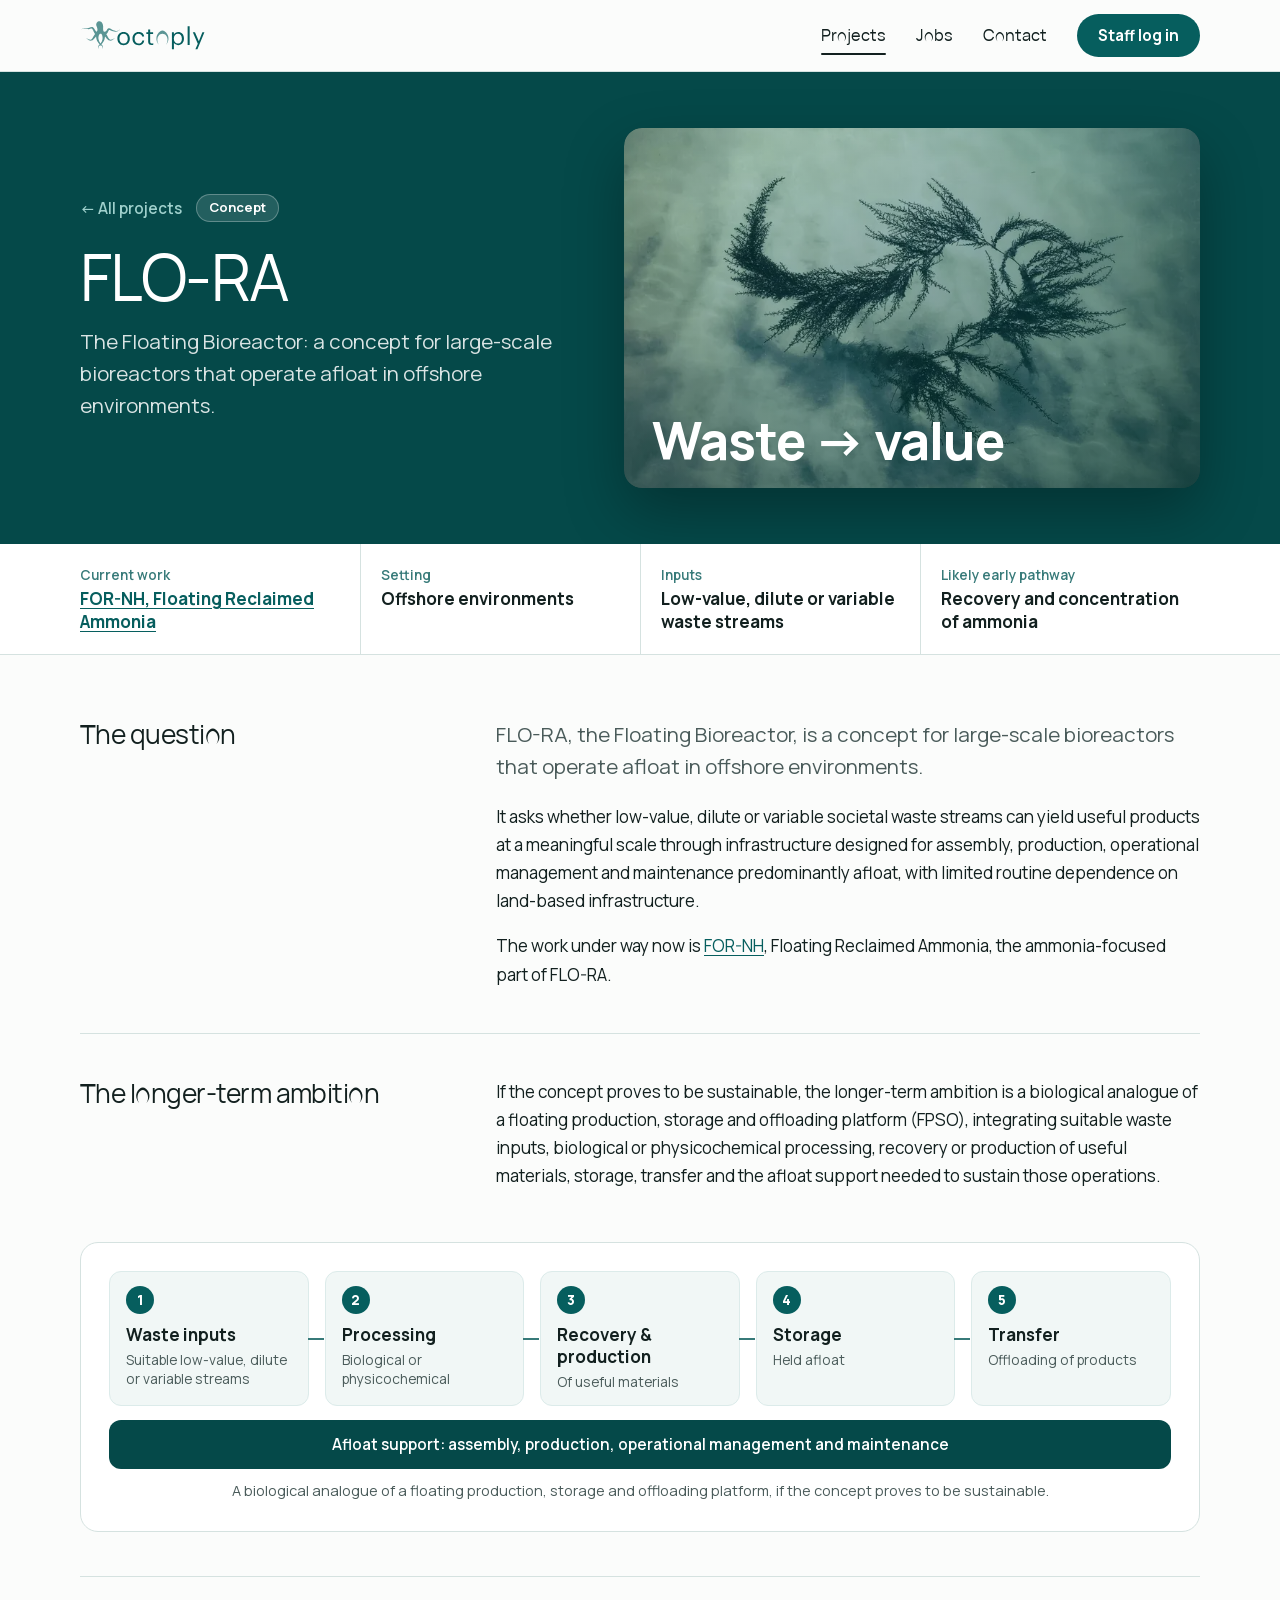
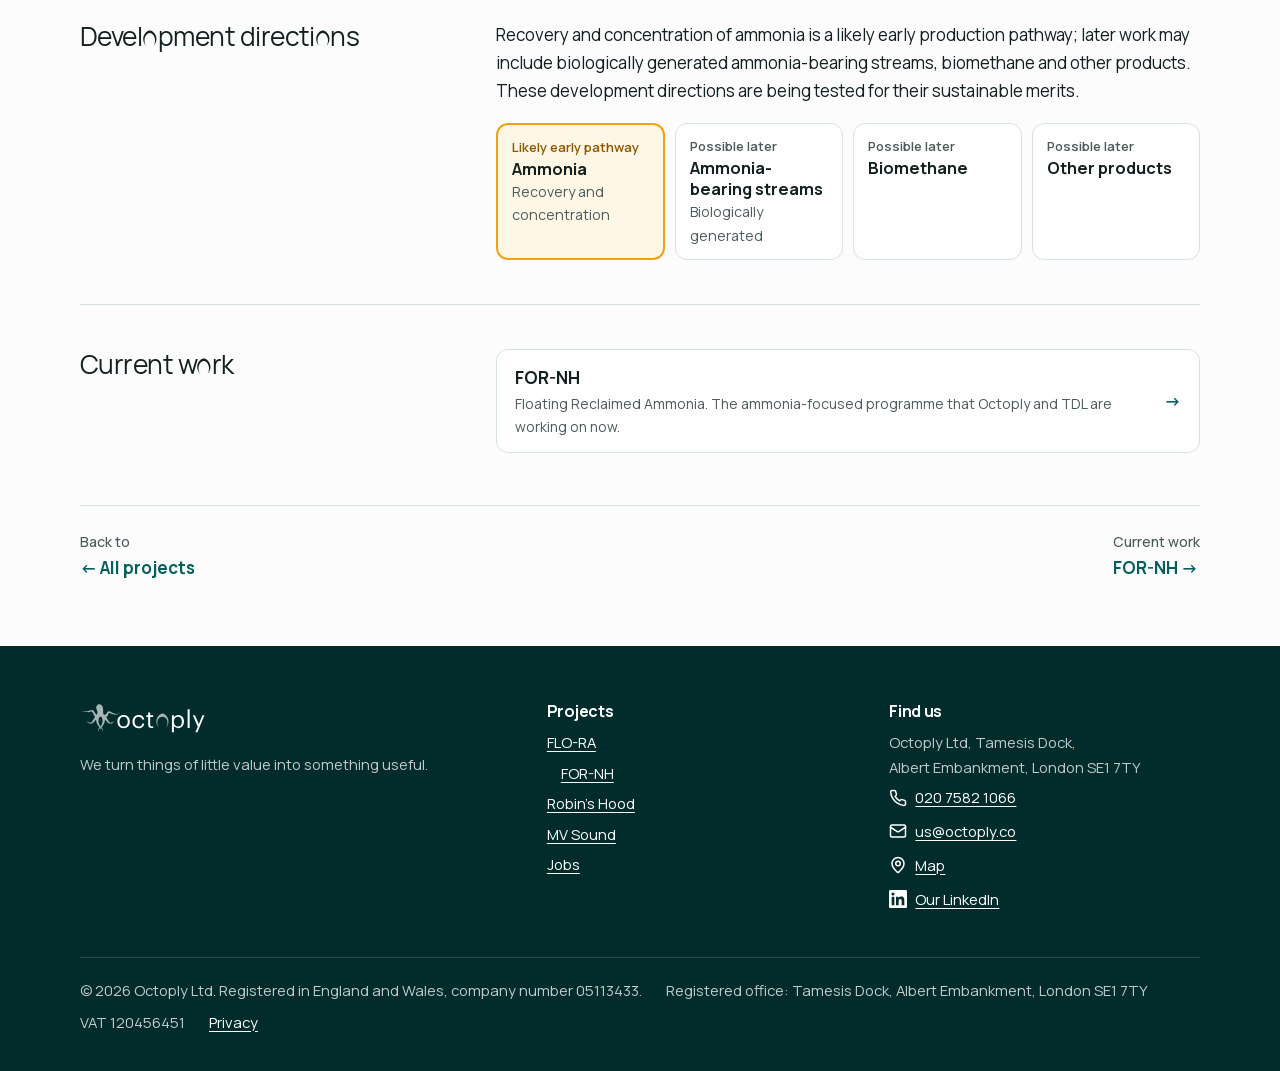
<file: site/projects/flo-ra/index.html>
<!doctype html>
<html lang="en-GB" class="no-js">
<head>
<meta charset="utf-8">
<script>document.documentElement.className = "js";</script>
<meta name="viewport" content="width=device-width, initial-scale=1">
<title>FLO-RA: Floating Bioreactor | Octoply</title>
<meta name="description" content="FLO-RA asks whether dilute or variable waste streams can yield useful products at scale through infrastructure designed to operate afloat.">
<meta property="og:title" content="FLO-RA: Floating Bioreactor | Octoply">
<meta property="og:description" content="FLO-RA asks whether dilute or variable waste streams can yield useful products at scale through infrastructure designed to operate afloat.">
<meta property="og:type" content="website">
<meta property="og:url" content="https://octoply.co/projects/flo-ra/">
<meta property="og:image" content="https://octoply.co/assets/img/share.jpg">
<meta property="og:image:width" content="1200">
<meta property="og:image:height" content="630">
<meta property="og:image:alt" content="Octoply">
<meta property="og:site_name" content="Octoply">
<meta name="twitter:card" content="summary_large_image">
<meta name="theme-color" media="(prefers-color-scheme: light)" content="#065e5e">
<meta name="theme-color" media="(prefers-color-scheme: dark)" content="#0c1615">
<link rel="icon" href="/favicon.ico" sizes="32x32">
<link rel="icon" href="/icon.svg" type="image/svg+xml">
<link rel="apple-touch-icon" href="/apple-touch-icon.png">
<link rel="manifest" href="/site.webmanifest">
<link rel="canonical" href="https://octoply.co/projects/flo-ra/">
<link rel="preload" href="../../assets/fonts/manrope-latin.woff2" as="font" type="font/woff2" crossorigin>
<link rel="preload" href="../../assets/fonts/manrope-oct-latin.woff2" as="font" type="font/woff2" crossorigin>
<link rel="stylesheet" href="../../assets/css/site.css?v=8c317954">
</head>
<body>
<a class="skip" href="#main">Skip to content</a>
<header class="site-header" data-header>
  <div class="wrap">
    <a class="brand" href="../../" aria-label="Octoply home"><svg width="136" height="34" role="img" aria-label="Octoply" viewBox="0 0 100 25" version="1.1" xmlns="http://www.w3.org/2000/svg" xmlns:xlink="http://www.w3.org/1999/xlink"><title>Octoply</title><g fill="currentColor"><g><g transform="translate(56.092980, 8.493551)" fill-opacity="0.65" fill-rule="nonzero"><path d="M2.96973237,0.539426293 C3.85346206,-0.133993215 5.1887607,-0.133993215 6.07255947,0.539426293 C7.77081235,1.83239175 8.61330823,3.30355437 8.88177696,4.7740263 C9.30378465,7.0857546 8.32211602,9.31874462 7.15009498,10.4901492 C8.05129897,9.2469132 8.69301312,7.07055949 7.96903855,5.01714801 C7.81591399,4.58270609 7.59662194,4.15931516 7.30087122,3.75664482 C6.65107607,2.87187519 5.6188494,2.34902538 4.52114592,2.34902538 C3.42337337,2.34902538 2.3911467,2.87187519 1.74135155,3.75664482 C1.44560082,4.15931516 1.22630877,4.58270609 1.07318421,5.01714801 C0.349209639,7.07055949 0.990923791,9.2469132 1.89212778,10.4901492 C0.720175812,9.31874462 -0.261561887,7.0857546 0.160445805,4.7740263 C0.428914529,3.30355437 1.27141041,1.83239175 2.96973237,0.539426293 Z"></path></g><g transform="translate(27.465321, 5.276845)" fill-rule="nonzero"><path d="M57.3834911,17.0323867 L58.8788259,17.0323867 L64.0235102,4.48174989 L62.5104095,4.48174989 L59.929145,11.1577885 L57.0808394,4.48174989 L55.4965173,4.48174989 L59.1458668,12.8309436 L57.3834911,17.0323867 Z M40.1159199,17.0323867 L41.5934098,17.0323867 L41.5934098,12.2616445 C42.1274918,13.1870516 43.2133427,13.9529602 44.7442882,13.9529602 C47.3077868,13.9529602 48.9810963,11.9947609 48.9810963,9.14589659 L48.9810963,9.00376921 C48.9810963,6.10200197 47.1831888,4.32225139 44.7442882,4.32225139 C43.3913963,4.32225139 42.1274918,5.14106299 41.5934098,6.04830941 L41.5934098,4.48174989 L40.1159199,4.48174989 L40.1159199,17.0323867 Z M4.58375612,13.9529602 C7.23624216,13.9529602 9.17659258,12.012132 9.17659258,9.19958915 L9.17659258,9.05746177 C9.17659258,6.26229006 7.23624216,4.32225139 4.60152201,4.32225139 C1.96688081,4.32225139 0.0265303875,6.27966119 0.0265303875,9.0748329 L0.0265303875,9.21774987 C0.0265303875,11.9410683 1.93134904,13.9529602 4.58375612,13.9529602 Z M15.6920136,13.9529602 C17.9350157,13.9529602 19.5549486,12.4574644 19.7507681,10.4455725 L18.3800314,10.4455725 C18.2198226,11.9584394 17.0271395,12.7243481 15.7097795,12.7243481 C13.911872,12.7243481 12.6657333,11.5138966 12.6657333,9.23512099 L12.6657333,9.09299362 C12.6657333,6.90344245 13.9652486,5.550074 15.6564029,5.550074 C16.9381522,5.550074 18.0062372,6.10200197 18.2376674,7.57933707 L19.6973915,7.57933707 C19.4125846,5.21212668 17.5967533,4.32225139 15.6564029,4.32225139 C13.1641256,4.32225139 11.1347879,6.24412934 11.1347879,9.09299362 L11.1347879,9.23512099 C11.1347879,12.1187275 13.0929831,13.9529602 15.6920136,13.9529602 Z M25.1624934,13.9174284 C25.7677178,13.9174284 26.1237462,13.828204 26.4263979,13.7208189 L26.4263979,12.4748355 C26.1059803,12.5995918 25.749952,12.6706555 25.2870914,12.6706555 C24.5394241,12.6706555 24.1300191,12.2261126 24.1300191,11.3180766 L24.1300191,5.72852281 L26.3017998,5.72852281 L26.3017998,4.48174989 L24.1300191,4.48174989 L24.1300191,2.36405201 L22.6524503,2.36405201 L22.6524503,4.48174989 L21.3173243,4.48174989 L21.3173243,5.72852281 L22.6524503,5.72852281 L22.6524503,11.460204 C22.6524503,12.920168 23.4713391,13.9174284 25.1624934,13.9174284 Z M51.6691931,13.7926722 L53.1645278,13.7926722 L53.1645278,0.0315838611 L51.6691931,0.0315838611 L51.6691931,13.7926722 Z M4.60152201,12.7243481 C2.71454819,12.7243481 1.55747587,11.3354478 1.55747587,9.21774987 L1.55747587,9.0748329 C1.55747587,6.93897429 2.73239304,5.550074 4.60152201,5.550074 C6.45296405,5.550074 7.64564709,6.93897429 7.64564709,9.09299362 L7.64564709,9.21774987 C7.64564709,11.3180766 6.47072993,12.7243481 4.60152201,12.7243481 Z M44.6019242,12.7243481 C42.7861718,12.7243481 41.5400332,11.603121 41.5400332,9.21774987 L41.5400332,9.0748329 C41.5400332,6.68946179 42.8573143,5.550074 44.5840794,5.550074 C46.1506356,5.550074 47.4501508,6.72499363 47.4501508,9.0748329 L47.4501508,9.21774987 C47.4501508,11.4783647 46.4532873,12.7243481 44.6019242,12.7243481 Z"></path></g></g><g><g transform="translate(1.053590, 1.579744)" fill-opacity="0.65"><path d="M10.0138584,9.41234794 C9.34313949,8.7538219 8.92952482,7.69865164 8.79886529,7.32915098 C8.58812412,6.73463425 7.98765229,5.43101344 7.37931278,5.49600622 C6.72236231,5.5662254 5.63887171,6.23694637 3.65678077,5.61301008 C1.6752518,4.98910189 0.0207931287,5.9886363 0.0207931287,5.9886363 C1.19644786,4.70358887 3.07569712,5.01602065 3.07569712,5.01602065 C3.07569712,5.01602065 4.65962774,5.38695435 5.77009321,4.9296727 C6.88083967,4.47261583 8.16186499,3.66544656 9.23383507,5.30667577 C10.3058051,6.94812977 10.8925086,8.47960464 11.5871115,7.31673126 C12.2814334,6.15385789 11.0698121,3.79346519 10.9669704,3.2907757 C10.8644097,2.7880862 10.6977837,0.620985902 12.7756916,0.09045039 C14.8535996,-0.440085122 15.9118012,2.12132718 15.9533875,3.60461242 C15.9952547,5.08786956 15.6858867,7.54795719 16.7960712,7.78898964 C17.9065366,8.02982539 18.3187464,7.24769224 18.8801608,6.19246579 C19.4412943,5.13605919 20.6967497,4.79089218 21.7816453,5.73307672 C22.8665408,6.67503647 24.2239949,6.82317392 24.7370794,6.9809212 C25.2498829,7.13816269 27.7265131,7.68510797 28.4250499,5.66075013 C28.2390357,6.34976349 27.323857,8.63021479 22.5220492,7.2925662 C21.5273509,7.01545476 20.7554763,6.20971852 20.1713017,6.74424408 C19.6303994,7.23929067 19.3912784,8.99134198 18.2864327,9.69468579 C18.6413209,10.1670847 18.9270859,10.6270919 19.1743555,11.0693687 C19.5376733,11.7196618 19.8040501,12.3017026 20.1443269,12.7598834 C20.3578779,13.0473353 20.5773297,13.2927793 20.8968133,13.4401861 C21.4186085,13.6812186 21.8946025,13.6713559 22.3326632,13.5291473 C23.290552,13.2180643 24.0472533,12.4264618 24.5600568,12.3090926 C24.0621457,12.5332095 23.4498724,13.4876733 22.5386275,13.9997197 C21.9980062,14.3037499 21.3697165,14.429324 20.6163871,14.2492661 C20.1139801,14.1292276 19.7163818,13.856612 19.3258082,13.5042517 C18.70932,12.9482866 18.1720705,12.1124003 17.3097177,11.2575471 C17.302412,12.0025616 17.1731574,12.8219258 16.8747479,13.654356 C16.4597283,14.8123964 15.7687782,15.9982266 14.6715192,16.9936585 C15.3624693,17.5196701 15.7052749,18.1182612 15.8142983,18.7166275 C15.9859821,19.6570699 15.5866979,20.565339 15.1098608,21.0419527 C15.4765505,20.5361724 15.7375885,19.6507476 15.4431129,18.8153108 C15.2332147,18.2202883 14.6712382,17.8224359 14.0404197,17.8224359 C13.4096011,17.8224359 12.8476246,18.2202883 12.6377264,18.8151423 C12.3432508,19.6507476 12.6042888,20.5361724 12.9706975,21.0419527 C12.4941414,20.565339 12.0945762,19.6570699 12.26626,18.7166275 C12.3755644,18.1182612 12.7183701,17.5196701 13.4093201,16.9936585 C12.3117801,15.9982266 11.621111,14.8123964 11.2060914,13.654356 C10.9076819,12.8219258 10.7784273,12.0025616 10.7711216,11.2575471 C9.90876878,12.1124003 9.3715193,12.9482866 8.75503113,13.5042517 C8.3644575,13.856612 7.96685916,14.1292276 7.46445221,14.2492661 C6.71112278,14.429324 6.08283311,14.3037499 5.54193077,13.9997197 C4.63096694,13.4876733 4.01841261,12.5332095 3.52078247,12.3090926 C4.03358598,12.4264618 4.79028727,13.2180643 5.74817613,13.5291473 C6.18623677,13.6713559 6.66223083,13.6812186 7.18402596,13.4401861 C7.50322859,13.2927793 7.72296138,13.0473353 7.93623144,12.7598834 C8.27678917,12.3017026 8.54288502,11.7196618 8.90648378,11.0693968 C9.20292636,10.5393952 9.55416164,9.98393596 10.0138584,9.41234794 Z M14.0480063,9.25657028 C13.41213,9.26069813 13.101919,9.78249488 13.0226803,9.93816284 C12.6582386,10.6535611 12.3275154,11.8615332 12.5938923,13.2777463 C12.791146,14.327915 13.2314545,15.4351525 14.0404197,16.4374687 C14.8493848,15.4351525 15.2896933,14.327915 15.486947,13.2777463 C15.7533239,11.8615332 15.3534776,10.5833981 15.0640598,9.92504065 C14.9822922,9.73961594 14.6838827,9.25252134 14.0480063,9.25657028 Z"></path></g></g></g></svg></a>
    <button class="nav-toggle" aria-expanded="false" aria-controls="site-nav" aria-label="Open menu">
      <span class="bar"></span><span class="bar"></span><span class="bar"></span>
    </button>
    <nav class="nav" id="site-nav" aria-label="Main">
      <a href="../../#projects" data-spy="projects" aria-current="page">Projects</a>
      <a href="../../#jobs" data-spy="jobs">Jobs</a>
      <a href="../../#contact" data-spy="contact">Contact</a>
      <a class="btn" href="https://app.r-hood.co/login" data-rh-link="nav">Staff log in</a>
      <div class="nav-extra">
        <a href="tel:+442075821066">020 7582 1066</a>
        <span>Tamesis Dock, Albert Embankment, London SE1 7TY</span>
      </div>
    </nav>
  </div>
</header>
<div class="nav-scrim" data-scrim></div>
<main id="main">
<section class="project-hero">
  <div class="wrap">
    <div>
      <div class="crumbs"><a href="../../#projects">← All projects</a><span class="pill on-dark-pill">Concept</span></div>
      <h1>FLO-RA</h1>
      <p class="lede">The Floating Bioreactor: a concept for large-scale bioreactors that operate afloat in offshore environments.</p>
    </div>
    <div class="project-hero-visual photo">
      <img src="../../assets/img/photo-2.webp" width="1200" height="900" alt="">
      <span class="card-mark">Waste → value</span>
    </div>
  </div>
</section>
<dl class="facts">
  <div><dt>Current work</dt><dd><a href="../../projects/for-nh/">FOR-NH, Floating Reclaimed Ammonia</a></dd></div>
  <div><dt>Setting</dt><dd>Offshore environments</dd></div>
  <div><dt>Inputs</dt><dd>Low-value, dilute or variable waste streams</dd></div>
  <div><dt>Likely early pathway</dt><dd>Recovery and concentration of ammonia</dd></div>
</dl>

<section class="section-tight">
  <div class="wrap">
    <div class="row">
      <h2>The question</h2>
      <div class="body">
        <p class="lede">FLO-RA, the Floating Bioreactor, is a concept for large-scale bioreactors that operate afloat in offshore environments.</p>
        <p>It asks whether low-value, dilute or variable societal waste streams can yield useful products at a meaningful scale through infrastructure designed for assembly, production, operational management and maintenance predominantly afloat, with limited routine dependence on land-based infrastructure.</p>
        <p>The work under way now is <a href="../../projects/for-nh/">FOR-NH</a>, Floating Reclaimed Ammonia, the ammonia-focused part of FLO-RA.</p>
      </div>
    </div>
    <div class="row">
      <h2>The longer-term ambition</h2>
      <div class="body">
        <p>If the concept proves to be sustainable, the longer-term ambition is a biological analogue of a floating production, storage and offloading platform (FPSO), integrating suitable waste inputs, biological or physicochemical processing, recovery or production of useful materials, storage, transfer and the afloat support needed to sustain those operations.</p>
      </div>
    </div>

    <figure class="flow" aria-labelledby="flow-cap">
      <ol class="flow-steps">
        <li><span class="n">1</span><strong>Waste inputs</strong><small>Suitable low-value, dilute or variable streams</small></li>
        <li><span class="n">2</span><strong>Processing</strong><small>Biological or physicochemical</small></li>
        <li><span class="n">3</span><strong>Recovery &amp; production</strong><small>Of useful materials</small></li>
        <li><span class="n">4</span><strong>Storage</strong><small>Held afloat</small></li>
        <li><span class="n">5</span><strong>Transfer</strong><small>Offloading of products</small></li>
      </ol>
      <div class="flow-base">Afloat support: assembly, production, operational management and maintenance</div>
      <figcaption id="flow-cap">A biological analogue of a floating production, storage and offloading platform, if the concept proves to be sustainable.</figcaption>
    </figure>

    <div class="row">
      <h2>Development directions</h2>
      <div class="body">
        <p>Recovery and concentration of ammonia is a likely early production pathway; later work may include biologically generated ammonia-bearing streams, biomethane and other products. These development directions are being tested for their sustainable merits.</p>
        <div class="products">
          <div class="product product-early"><span>Likely early pathway</span><strong>Ammonia</strong><small>Recovery and concentration</small></div>
          <div class="product"><span>Possible later</span><strong>Ammonia-bearing streams</strong><small>Biologically generated</small></div>
          <div class="product"><span>Possible later</span><strong>Biomethane</strong></div>
          <div class="product"><span>Possible later</span><strong>Other products</strong></div>
        </div>
      </div>
    </div>
    <div class="row">
      <h2>Current work</h2>
      <div class="body">
        <div class="subprojects subprojects-lg">
          <a class="subproject" href="../../projects/for-nh/"><strong>FOR-NH</strong><span>Floating Reclaimed Ammonia. The ammonia-focused programme that Octoply and TDL are working on now.</span><i aria-hidden="true">→</i></a>
        </div>
      </div>
    </div>
    <nav class="pager" aria-label="More projects">
      <a href="../../#projects"><small>Back to</small>← All projects</a>
      <a href="../../projects/for-nh/"><small>Current work</small>FOR-NH →</a>
    </nav>
  </div>
</section>
</main>
<footer class="site-footer">
  <div class="wrap">
    <div class="footer-grid">
      <div>
        <a class="brand" href="../../" aria-label="Octoply home"><svg width="136" height="34" role="img" aria-label="Octoply" viewBox="0 0 100 25" version="1.1" xmlns="http://www.w3.org/2000/svg" xmlns:xlink="http://www.w3.org/1999/xlink"><title>Octoply</title><g fill="currentColor"><g><g transform="translate(56.092980, 8.493551)" fill-opacity="0.65" fill-rule="nonzero"><path d="M2.96973237,0.539426293 C3.85346206,-0.133993215 5.1887607,-0.133993215 6.07255947,0.539426293 C7.77081235,1.83239175 8.61330823,3.30355437 8.88177696,4.7740263 C9.30378465,7.0857546 8.32211602,9.31874462 7.15009498,10.4901492 C8.05129897,9.2469132 8.69301312,7.07055949 7.96903855,5.01714801 C7.81591399,4.58270609 7.59662194,4.15931516 7.30087122,3.75664482 C6.65107607,2.87187519 5.6188494,2.34902538 4.52114592,2.34902538 C3.42337337,2.34902538 2.3911467,2.87187519 1.74135155,3.75664482 C1.44560082,4.15931516 1.22630877,4.58270609 1.07318421,5.01714801 C0.349209639,7.07055949 0.990923791,9.2469132 1.89212778,10.4901492 C0.720175812,9.31874462 -0.261561887,7.0857546 0.160445805,4.7740263 C0.428914529,3.30355437 1.27141041,1.83239175 2.96973237,0.539426293 Z"></path></g><g transform="translate(27.465321, 5.276845)" fill-rule="nonzero"><path d="M57.3834911,17.0323867 L58.8788259,17.0323867 L64.0235102,4.48174989 L62.5104095,4.48174989 L59.929145,11.1577885 L57.0808394,4.48174989 L55.4965173,4.48174989 L59.1458668,12.8309436 L57.3834911,17.0323867 Z M40.1159199,17.0323867 L41.5934098,17.0323867 L41.5934098,12.2616445 C42.1274918,13.1870516 43.2133427,13.9529602 44.7442882,13.9529602 C47.3077868,13.9529602 48.9810963,11.9947609 48.9810963,9.14589659 L48.9810963,9.00376921 C48.9810963,6.10200197 47.1831888,4.32225139 44.7442882,4.32225139 C43.3913963,4.32225139 42.1274918,5.14106299 41.5934098,6.04830941 L41.5934098,4.48174989 L40.1159199,4.48174989 L40.1159199,17.0323867 Z M4.58375612,13.9529602 C7.23624216,13.9529602 9.17659258,12.012132 9.17659258,9.19958915 L9.17659258,9.05746177 C9.17659258,6.26229006 7.23624216,4.32225139 4.60152201,4.32225139 C1.96688081,4.32225139 0.0265303875,6.27966119 0.0265303875,9.0748329 L0.0265303875,9.21774987 C0.0265303875,11.9410683 1.93134904,13.9529602 4.58375612,13.9529602 Z M15.6920136,13.9529602 C17.9350157,13.9529602 19.5549486,12.4574644 19.7507681,10.4455725 L18.3800314,10.4455725 C18.2198226,11.9584394 17.0271395,12.7243481 15.7097795,12.7243481 C13.911872,12.7243481 12.6657333,11.5138966 12.6657333,9.23512099 L12.6657333,9.09299362 C12.6657333,6.90344245 13.9652486,5.550074 15.6564029,5.550074 C16.9381522,5.550074 18.0062372,6.10200197 18.2376674,7.57933707 L19.6973915,7.57933707 C19.4125846,5.21212668 17.5967533,4.32225139 15.6564029,4.32225139 C13.1641256,4.32225139 11.1347879,6.24412934 11.1347879,9.09299362 L11.1347879,9.23512099 C11.1347879,12.1187275 13.0929831,13.9529602 15.6920136,13.9529602 Z M25.1624934,13.9174284 C25.7677178,13.9174284 26.1237462,13.828204 26.4263979,13.7208189 L26.4263979,12.4748355 C26.1059803,12.5995918 25.749952,12.6706555 25.2870914,12.6706555 C24.5394241,12.6706555 24.1300191,12.2261126 24.1300191,11.3180766 L24.1300191,5.72852281 L26.3017998,5.72852281 L26.3017998,4.48174989 L24.1300191,4.48174989 L24.1300191,2.36405201 L22.6524503,2.36405201 L22.6524503,4.48174989 L21.3173243,4.48174989 L21.3173243,5.72852281 L22.6524503,5.72852281 L22.6524503,11.460204 C22.6524503,12.920168 23.4713391,13.9174284 25.1624934,13.9174284 Z M51.6691931,13.7926722 L53.1645278,13.7926722 L53.1645278,0.0315838611 L51.6691931,0.0315838611 L51.6691931,13.7926722 Z M4.60152201,12.7243481 C2.71454819,12.7243481 1.55747587,11.3354478 1.55747587,9.21774987 L1.55747587,9.0748329 C1.55747587,6.93897429 2.73239304,5.550074 4.60152201,5.550074 C6.45296405,5.550074 7.64564709,6.93897429 7.64564709,9.09299362 L7.64564709,9.21774987 C7.64564709,11.3180766 6.47072993,12.7243481 4.60152201,12.7243481 Z M44.6019242,12.7243481 C42.7861718,12.7243481 41.5400332,11.603121 41.5400332,9.21774987 L41.5400332,9.0748329 C41.5400332,6.68946179 42.8573143,5.550074 44.5840794,5.550074 C46.1506356,5.550074 47.4501508,6.72499363 47.4501508,9.0748329 L47.4501508,9.21774987 C47.4501508,11.4783647 46.4532873,12.7243481 44.6019242,12.7243481 Z"></path></g></g><g><g transform="translate(1.053590, 1.579744)" fill-opacity="0.65"><path d="M10.0138584,9.41234794 C9.34313949,8.7538219 8.92952482,7.69865164 8.79886529,7.32915098 C8.58812412,6.73463425 7.98765229,5.43101344 7.37931278,5.49600622 C6.72236231,5.5662254 5.63887171,6.23694637 3.65678077,5.61301008 C1.6752518,4.98910189 0.0207931287,5.9886363 0.0207931287,5.9886363 C1.19644786,4.70358887 3.07569712,5.01602065 3.07569712,5.01602065 C3.07569712,5.01602065 4.65962774,5.38695435 5.77009321,4.9296727 C6.88083967,4.47261583 8.16186499,3.66544656 9.23383507,5.30667577 C10.3058051,6.94812977 10.8925086,8.47960464 11.5871115,7.31673126 C12.2814334,6.15385789 11.0698121,3.79346519 10.9669704,3.2907757 C10.8644097,2.7880862 10.6977837,0.620985902 12.7756916,0.09045039 C14.8535996,-0.440085122 15.9118012,2.12132718 15.9533875,3.60461242 C15.9952547,5.08786956 15.6858867,7.54795719 16.7960712,7.78898964 C17.9065366,8.02982539 18.3187464,7.24769224 18.8801608,6.19246579 C19.4412943,5.13605919 20.6967497,4.79089218 21.7816453,5.73307672 C22.8665408,6.67503647 24.2239949,6.82317392 24.7370794,6.9809212 C25.2498829,7.13816269 27.7265131,7.68510797 28.4250499,5.66075013 C28.2390357,6.34976349 27.323857,8.63021479 22.5220492,7.2925662 C21.5273509,7.01545476 20.7554763,6.20971852 20.1713017,6.74424408 C19.6303994,7.23929067 19.3912784,8.99134198 18.2864327,9.69468579 C18.6413209,10.1670847 18.9270859,10.6270919 19.1743555,11.0693687 C19.5376733,11.7196618 19.8040501,12.3017026 20.1443269,12.7598834 C20.3578779,13.0473353 20.5773297,13.2927793 20.8968133,13.4401861 C21.4186085,13.6812186 21.8946025,13.6713559 22.3326632,13.5291473 C23.290552,13.2180643 24.0472533,12.4264618 24.5600568,12.3090926 C24.0621457,12.5332095 23.4498724,13.4876733 22.5386275,13.9997197 C21.9980062,14.3037499 21.3697165,14.429324 20.6163871,14.2492661 C20.1139801,14.1292276 19.7163818,13.856612 19.3258082,13.5042517 C18.70932,12.9482866 18.1720705,12.1124003 17.3097177,11.2575471 C17.302412,12.0025616 17.1731574,12.8219258 16.8747479,13.654356 C16.4597283,14.8123964 15.7687782,15.9982266 14.6715192,16.9936585 C15.3624693,17.5196701 15.7052749,18.1182612 15.8142983,18.7166275 C15.9859821,19.6570699 15.5866979,20.565339 15.1098608,21.0419527 C15.4765505,20.5361724 15.7375885,19.6507476 15.4431129,18.8153108 C15.2332147,18.2202883 14.6712382,17.8224359 14.0404197,17.8224359 C13.4096011,17.8224359 12.8476246,18.2202883 12.6377264,18.8151423 C12.3432508,19.6507476 12.6042888,20.5361724 12.9706975,21.0419527 C12.4941414,20.565339 12.0945762,19.6570699 12.26626,18.7166275 C12.3755644,18.1182612 12.7183701,17.5196701 13.4093201,16.9936585 C12.3117801,15.9982266 11.621111,14.8123964 11.2060914,13.654356 C10.9076819,12.8219258 10.7784273,12.0025616 10.7711216,11.2575471 C9.90876878,12.1124003 9.3715193,12.9482866 8.75503113,13.5042517 C8.3644575,13.856612 7.96685916,14.1292276 7.46445221,14.2492661 C6.71112278,14.429324 6.08283311,14.3037499 5.54193077,13.9997197 C4.63096694,13.4876733 4.01841261,12.5332095 3.52078247,12.3090926 C4.03358598,12.4264618 4.79028727,13.2180643 5.74817613,13.5291473 C6.18623677,13.6713559 6.66223083,13.6812186 7.18402596,13.4401861 C7.50322859,13.2927793 7.72296138,13.0473353 7.93623144,12.7598834 C8.27678917,12.3017026 8.54288502,11.7196618 8.90648378,11.0693968 C9.20292636,10.5393952 9.55416164,9.98393596 10.0138584,9.41234794 Z M14.0480063,9.25657028 C13.41213,9.26069813 13.101919,9.78249488 13.0226803,9.93816284 C12.6582386,10.6535611 12.3275154,11.8615332 12.5938923,13.2777463 C12.791146,14.327915 13.2314545,15.4351525 14.0404197,16.4374687 C14.8493848,15.4351525 15.2896933,14.327915 15.486947,13.2777463 C15.7533239,11.8615332 15.3534776,10.5833981 15.0640598,9.92504065 C14.9822922,9.73961594 14.6838827,9.25252134 14.0480063,9.25657028 Z"></path></g></g></g></svg></a>
        <p>We turn things of little value into something useful.</p>
      </div>
      <div>
        <h3>Projects</h3>
        <ul>
          <li><a href="../../projects/flo-ra/">FLO-RA</a></li>
          <li class="footer-sub"><a href="../../projects/for-nh/">FOR-NH</a></li>
          <li><a href="../../projects/robins-hood/">Robin's Hood</a></li>
          <li><a href="../../mv-sound/">MV Sound</a></li>
          <li><a href="../../#jobs">Jobs</a></li>
        </ul>
      </div>
      <div>
        <h3>Find us</h3>
        <ul>
          <li>Octoply Ltd, Tamesis Dock,<br>Albert Embankment, London SE1 7TY</li>
          <li><a class="icon-link" href="tel:+442075821066"><svg class="icon" viewBox="0 0 24 24" width="18" height="18" fill="none" stroke="currentColor" stroke-width="2" stroke-linecap="round" stroke-linejoin="round" aria-hidden="true" focusable="false"><path d="M22 16.92v3a2 2 0 0 1-2.18 2 19.79 19.79 0 0 1-8.63-3.07 19.5 19.5 0 0 1-6-6 19.79 19.79 0 0 1-3.07-8.67A2 2 0 0 1 4.11 2h3a2 2 0 0 1 2 1.72c.13.96.36 1.9.7 2.81a2 2 0 0 1-.45 2.11L8.09 9.91a16 16 0 0 0 6 6l1.27-1.27a2 2 0 0 1 2.11-.45c.91.34 1.85.57 2.81.7A2 2 0 0 1 22 16.92z"/></svg>020 7582 1066</a></li>
          <li><a class="icon-link" href="mailto:us@octoply.co"><svg class="icon" viewBox="0 0 24 24" width="18" height="18" fill="none" stroke="currentColor" stroke-width="2" stroke-linecap="round" stroke-linejoin="round" aria-hidden="true" focusable="false"><rect width="20" height="16" x="2" y="4" rx="2"/><path d="m22 7-8.97 5.7a1.94 1.94 0 0 1-2.06 0L2 7"/></svg>us@octoply.co</a></li>
          <li><a class="icon-link" href="https://goo.gl/maps/aaR7rXmjyCifKAwS7"><svg class="icon" viewBox="0 0 24 24" width="18" height="18" fill="none" stroke="currentColor" stroke-width="2" stroke-linecap="round" stroke-linejoin="round" aria-hidden="true" focusable="false"><path d="M20 10c0 5-5.54 10.19-7.4 11.8a1 1 0 0 1-1.2 0C9.54 20.19 4 15 4 10a8 8 0 0 1 16 0"/><circle cx="12" cy="10" r="3"/></svg>Map</a></li>
          <li><a class="icon-link" href="https://www.linkedin.com/company/octoply/"><svg class="icon" viewBox="0 0 24 24" width="18" height="18" aria-hidden="true" focusable="false"><path d="M20.45 20.45h-3.56v-5.57c0-1.33-.02-3.04-1.85-3.04-1.85 0-2.14 1.45-2.14 2.94v5.67H9.35V9h3.41v1.56h.05c.48-.9 1.64-1.85 3.37-1.85 3.6 0 4.27 2.37 4.27 5.46v6.28zM5.34 7.43a2.06 2.06 0 1 1 0-4.13 2.06 2.06 0 0 1 0 4.13zM7.12 20.45H3.56V9h3.56v11.45zM22.22 0H1.77C.79 0 0 .77 0 1.73v20.54C0 23.23.79 24 1.77 24h20.45c.98 0 1.78-.77 1.78-1.73V1.73C24 .77 23.2 0 22.22 0z"/></svg>Our LinkedIn</a></li>
        </ul>
      </div>
    </div>
    <div class="legal">
      <span>&copy; 2026 Octoply Ltd. Registered in England and Wales, company number 05113433.</span>
      <span>Registered office: Tamesis Dock, Albert Embankment, London SE1 7TY</span>
      <span>VAT 120456451</span>
      <a href="../../privacy/">Privacy</a>
    </div>
  </div>
</footer>
<script src="../../assets/js/site.js?v=fa64f59d" defer></script>

</body>
</html>
</file>
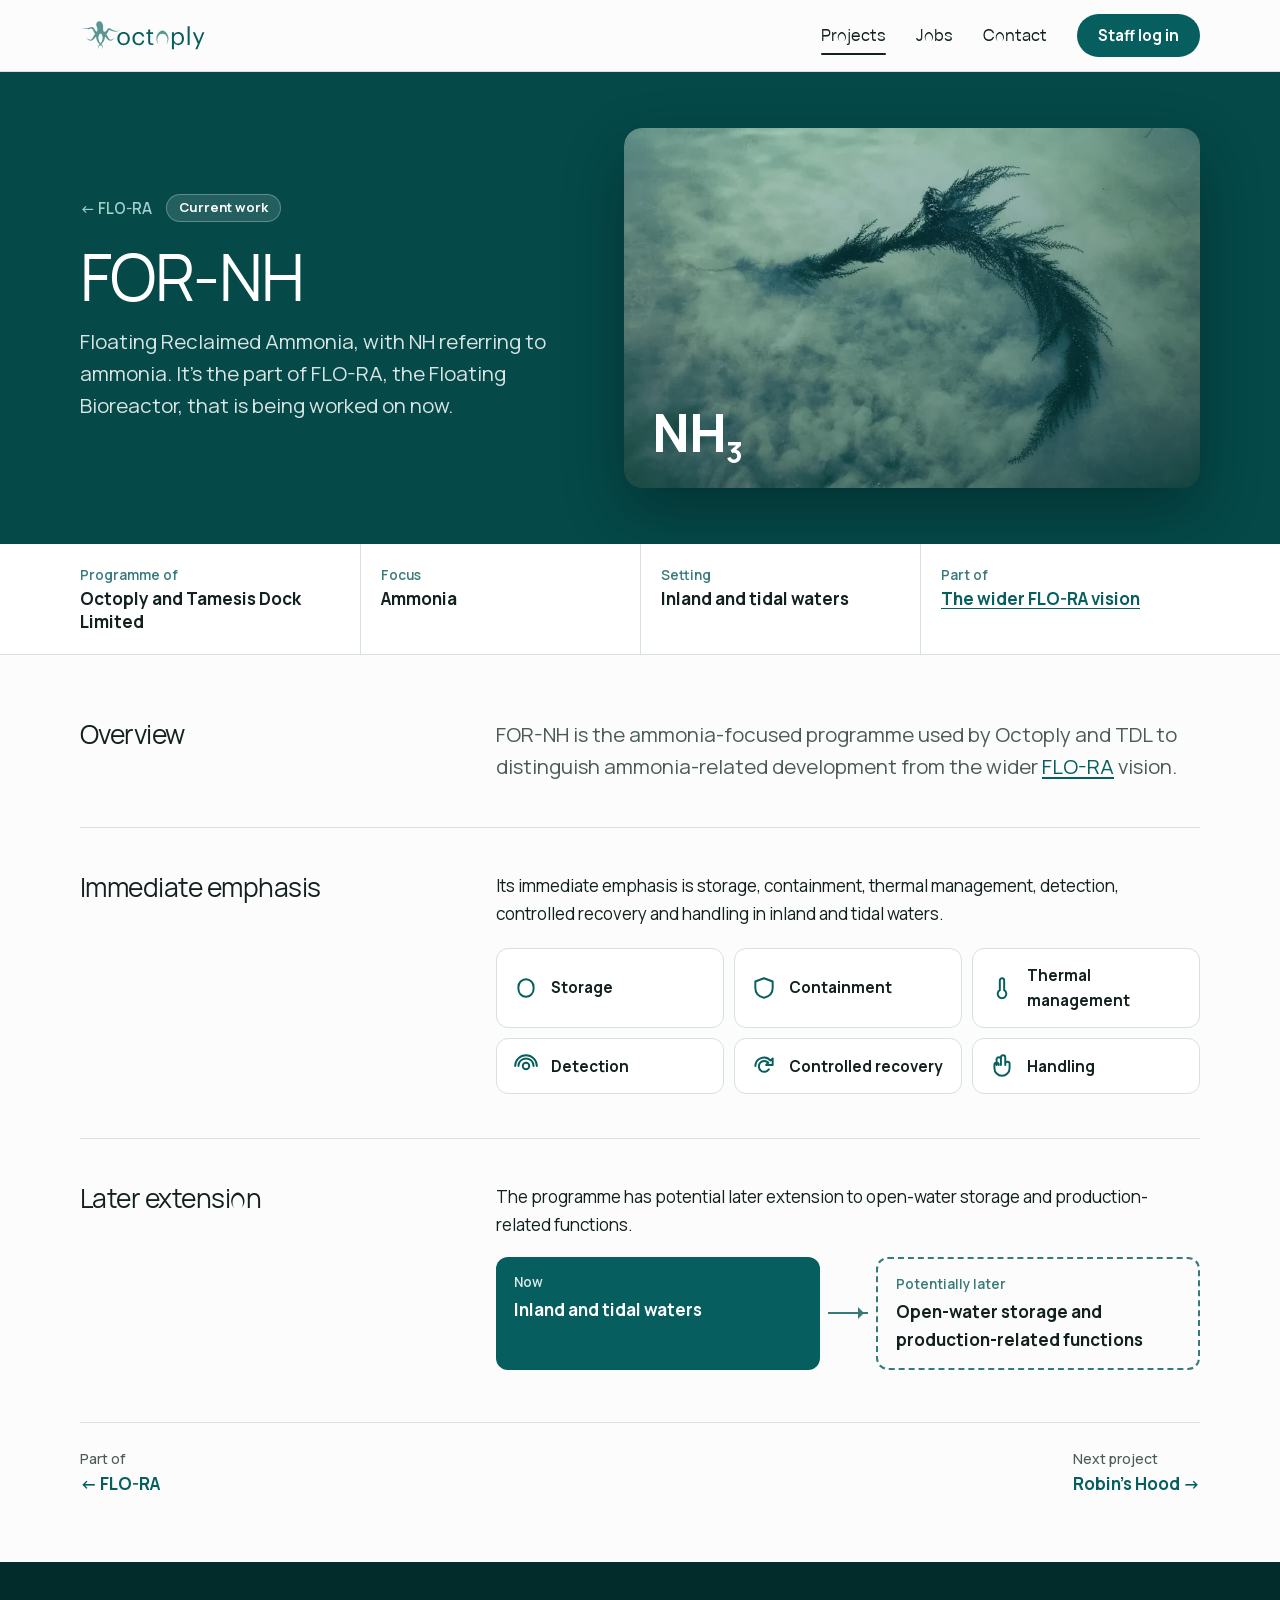
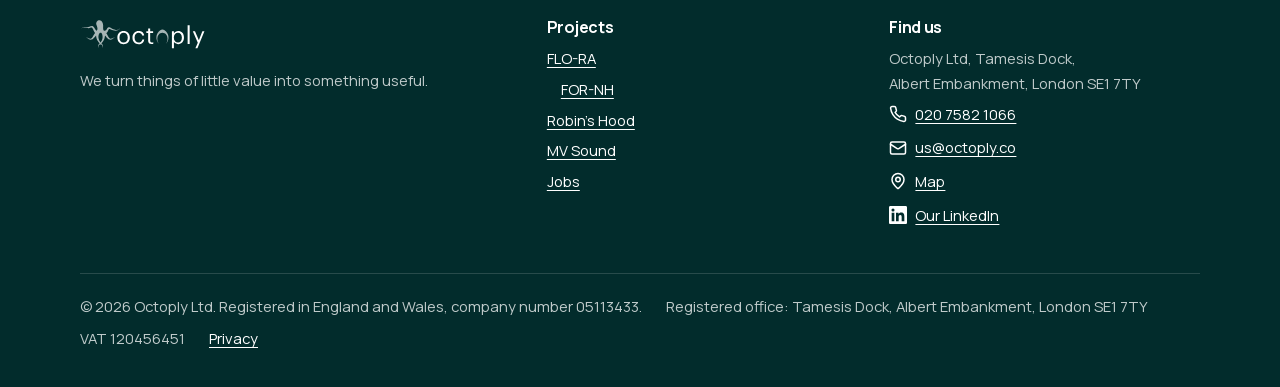
<file: site/projects/for-nh/index.html>
<!doctype html>
<html lang="en-GB" class="no-js">
<head>
<meta charset="utf-8">
<script>document.documentElement.className = "js";</script>
<meta name="viewport" content="width=device-width, initial-scale=1">
<title>FOR-NH: Floating Reclaimed Ammonia | Octoply</title>
<meta name="description" content="FOR-NH is Octoply and TDL's ammonia-focused programme: storage, containment, thermal management, detection and recovery in inland and tidal waters.">
<meta property="og:title" content="FOR-NH: Floating Reclaimed Ammonia | Octoply">
<meta property="og:description" content="FOR-NH is Octoply and TDL's ammonia-focused programme: storage, containment, thermal management, detection and recovery in inland and tidal waters.">
<meta property="og:type" content="website">
<meta property="og:url" content="https://octoply.co/projects/for-nh/">
<meta property="og:image" content="https://octoply.co/assets/img/share.jpg">
<meta property="og:image:width" content="1200">
<meta property="og:image:height" content="630">
<meta property="og:image:alt" content="Octoply">
<meta property="og:site_name" content="Octoply">
<meta name="twitter:card" content="summary_large_image">
<meta name="theme-color" media="(prefers-color-scheme: light)" content="#065e5e">
<meta name="theme-color" media="(prefers-color-scheme: dark)" content="#0c1615">
<link rel="icon" href="/favicon.ico" sizes="32x32">
<link rel="icon" href="/icon.svg" type="image/svg+xml">
<link rel="apple-touch-icon" href="/apple-touch-icon.png">
<link rel="manifest" href="/site.webmanifest">
<link rel="canonical" href="https://octoply.co/projects/for-nh/">
<link rel="preload" href="../../assets/fonts/manrope-latin.woff2" as="font" type="font/woff2" crossorigin>
<link rel="preload" href="../../assets/fonts/manrope-oct-latin.woff2" as="font" type="font/woff2" crossorigin>
<link rel="stylesheet" href="../../assets/css/site.css?v=8c317954">
</head>
<body>
<a class="skip" href="#main">Skip to content</a>
<header class="site-header" data-header>
  <div class="wrap">
    <a class="brand" href="../../" aria-label="Octoply home"><svg width="136" height="34" role="img" aria-label="Octoply" viewBox="0 0 100 25" version="1.1" xmlns="http://www.w3.org/2000/svg" xmlns:xlink="http://www.w3.org/1999/xlink"><title>Octoply</title><g fill="currentColor"><g><g transform="translate(56.092980, 8.493551)" fill-opacity="0.65" fill-rule="nonzero"><path d="M2.96973237,0.539426293 C3.85346206,-0.133993215 5.1887607,-0.133993215 6.07255947,0.539426293 C7.77081235,1.83239175 8.61330823,3.30355437 8.88177696,4.7740263 C9.30378465,7.0857546 8.32211602,9.31874462 7.15009498,10.4901492 C8.05129897,9.2469132 8.69301312,7.07055949 7.96903855,5.01714801 C7.81591399,4.58270609 7.59662194,4.15931516 7.30087122,3.75664482 C6.65107607,2.87187519 5.6188494,2.34902538 4.52114592,2.34902538 C3.42337337,2.34902538 2.3911467,2.87187519 1.74135155,3.75664482 C1.44560082,4.15931516 1.22630877,4.58270609 1.07318421,5.01714801 C0.349209639,7.07055949 0.990923791,9.2469132 1.89212778,10.4901492 C0.720175812,9.31874462 -0.261561887,7.0857546 0.160445805,4.7740263 C0.428914529,3.30355437 1.27141041,1.83239175 2.96973237,0.539426293 Z"></path></g><g transform="translate(27.465321, 5.276845)" fill-rule="nonzero"><path d="M57.3834911,17.0323867 L58.8788259,17.0323867 L64.0235102,4.48174989 L62.5104095,4.48174989 L59.929145,11.1577885 L57.0808394,4.48174989 L55.4965173,4.48174989 L59.1458668,12.8309436 L57.3834911,17.0323867 Z M40.1159199,17.0323867 L41.5934098,17.0323867 L41.5934098,12.2616445 C42.1274918,13.1870516 43.2133427,13.9529602 44.7442882,13.9529602 C47.3077868,13.9529602 48.9810963,11.9947609 48.9810963,9.14589659 L48.9810963,9.00376921 C48.9810963,6.10200197 47.1831888,4.32225139 44.7442882,4.32225139 C43.3913963,4.32225139 42.1274918,5.14106299 41.5934098,6.04830941 L41.5934098,4.48174989 L40.1159199,4.48174989 L40.1159199,17.0323867 Z M4.58375612,13.9529602 C7.23624216,13.9529602 9.17659258,12.012132 9.17659258,9.19958915 L9.17659258,9.05746177 C9.17659258,6.26229006 7.23624216,4.32225139 4.60152201,4.32225139 C1.96688081,4.32225139 0.0265303875,6.27966119 0.0265303875,9.0748329 L0.0265303875,9.21774987 C0.0265303875,11.9410683 1.93134904,13.9529602 4.58375612,13.9529602 Z M15.6920136,13.9529602 C17.9350157,13.9529602 19.5549486,12.4574644 19.7507681,10.4455725 L18.3800314,10.4455725 C18.2198226,11.9584394 17.0271395,12.7243481 15.7097795,12.7243481 C13.911872,12.7243481 12.6657333,11.5138966 12.6657333,9.23512099 L12.6657333,9.09299362 C12.6657333,6.90344245 13.9652486,5.550074 15.6564029,5.550074 C16.9381522,5.550074 18.0062372,6.10200197 18.2376674,7.57933707 L19.6973915,7.57933707 C19.4125846,5.21212668 17.5967533,4.32225139 15.6564029,4.32225139 C13.1641256,4.32225139 11.1347879,6.24412934 11.1347879,9.09299362 L11.1347879,9.23512099 C11.1347879,12.1187275 13.0929831,13.9529602 15.6920136,13.9529602 Z M25.1624934,13.9174284 C25.7677178,13.9174284 26.1237462,13.828204 26.4263979,13.7208189 L26.4263979,12.4748355 C26.1059803,12.5995918 25.749952,12.6706555 25.2870914,12.6706555 C24.5394241,12.6706555 24.1300191,12.2261126 24.1300191,11.3180766 L24.1300191,5.72852281 L26.3017998,5.72852281 L26.3017998,4.48174989 L24.1300191,4.48174989 L24.1300191,2.36405201 L22.6524503,2.36405201 L22.6524503,4.48174989 L21.3173243,4.48174989 L21.3173243,5.72852281 L22.6524503,5.72852281 L22.6524503,11.460204 C22.6524503,12.920168 23.4713391,13.9174284 25.1624934,13.9174284 Z M51.6691931,13.7926722 L53.1645278,13.7926722 L53.1645278,0.0315838611 L51.6691931,0.0315838611 L51.6691931,13.7926722 Z M4.60152201,12.7243481 C2.71454819,12.7243481 1.55747587,11.3354478 1.55747587,9.21774987 L1.55747587,9.0748329 C1.55747587,6.93897429 2.73239304,5.550074 4.60152201,5.550074 C6.45296405,5.550074 7.64564709,6.93897429 7.64564709,9.09299362 L7.64564709,9.21774987 C7.64564709,11.3180766 6.47072993,12.7243481 4.60152201,12.7243481 Z M44.6019242,12.7243481 C42.7861718,12.7243481 41.5400332,11.603121 41.5400332,9.21774987 L41.5400332,9.0748329 C41.5400332,6.68946179 42.8573143,5.550074 44.5840794,5.550074 C46.1506356,5.550074 47.4501508,6.72499363 47.4501508,9.0748329 L47.4501508,9.21774987 C47.4501508,11.4783647 46.4532873,12.7243481 44.6019242,12.7243481 Z"></path></g></g><g><g transform="translate(1.053590, 1.579744)" fill-opacity="0.65"><path d="M10.0138584,9.41234794 C9.34313949,8.7538219 8.92952482,7.69865164 8.79886529,7.32915098 C8.58812412,6.73463425 7.98765229,5.43101344 7.37931278,5.49600622 C6.72236231,5.5662254 5.63887171,6.23694637 3.65678077,5.61301008 C1.6752518,4.98910189 0.0207931287,5.9886363 0.0207931287,5.9886363 C1.19644786,4.70358887 3.07569712,5.01602065 3.07569712,5.01602065 C3.07569712,5.01602065 4.65962774,5.38695435 5.77009321,4.9296727 C6.88083967,4.47261583 8.16186499,3.66544656 9.23383507,5.30667577 C10.3058051,6.94812977 10.8925086,8.47960464 11.5871115,7.31673126 C12.2814334,6.15385789 11.0698121,3.79346519 10.9669704,3.2907757 C10.8644097,2.7880862 10.6977837,0.620985902 12.7756916,0.09045039 C14.8535996,-0.440085122 15.9118012,2.12132718 15.9533875,3.60461242 C15.9952547,5.08786956 15.6858867,7.54795719 16.7960712,7.78898964 C17.9065366,8.02982539 18.3187464,7.24769224 18.8801608,6.19246579 C19.4412943,5.13605919 20.6967497,4.79089218 21.7816453,5.73307672 C22.8665408,6.67503647 24.2239949,6.82317392 24.7370794,6.9809212 C25.2498829,7.13816269 27.7265131,7.68510797 28.4250499,5.66075013 C28.2390357,6.34976349 27.323857,8.63021479 22.5220492,7.2925662 C21.5273509,7.01545476 20.7554763,6.20971852 20.1713017,6.74424408 C19.6303994,7.23929067 19.3912784,8.99134198 18.2864327,9.69468579 C18.6413209,10.1670847 18.9270859,10.6270919 19.1743555,11.0693687 C19.5376733,11.7196618 19.8040501,12.3017026 20.1443269,12.7598834 C20.3578779,13.0473353 20.5773297,13.2927793 20.8968133,13.4401861 C21.4186085,13.6812186 21.8946025,13.6713559 22.3326632,13.5291473 C23.290552,13.2180643 24.0472533,12.4264618 24.5600568,12.3090926 C24.0621457,12.5332095 23.4498724,13.4876733 22.5386275,13.9997197 C21.9980062,14.3037499 21.3697165,14.429324 20.6163871,14.2492661 C20.1139801,14.1292276 19.7163818,13.856612 19.3258082,13.5042517 C18.70932,12.9482866 18.1720705,12.1124003 17.3097177,11.2575471 C17.302412,12.0025616 17.1731574,12.8219258 16.8747479,13.654356 C16.4597283,14.8123964 15.7687782,15.9982266 14.6715192,16.9936585 C15.3624693,17.5196701 15.7052749,18.1182612 15.8142983,18.7166275 C15.9859821,19.6570699 15.5866979,20.565339 15.1098608,21.0419527 C15.4765505,20.5361724 15.7375885,19.6507476 15.4431129,18.8153108 C15.2332147,18.2202883 14.6712382,17.8224359 14.0404197,17.8224359 C13.4096011,17.8224359 12.8476246,18.2202883 12.6377264,18.8151423 C12.3432508,19.6507476 12.6042888,20.5361724 12.9706975,21.0419527 C12.4941414,20.565339 12.0945762,19.6570699 12.26626,18.7166275 C12.3755644,18.1182612 12.7183701,17.5196701 13.4093201,16.9936585 C12.3117801,15.9982266 11.621111,14.8123964 11.2060914,13.654356 C10.9076819,12.8219258 10.7784273,12.0025616 10.7711216,11.2575471 C9.90876878,12.1124003 9.3715193,12.9482866 8.75503113,13.5042517 C8.3644575,13.856612 7.96685916,14.1292276 7.46445221,14.2492661 C6.71112278,14.429324 6.08283311,14.3037499 5.54193077,13.9997197 C4.63096694,13.4876733 4.01841261,12.5332095 3.52078247,12.3090926 C4.03358598,12.4264618 4.79028727,13.2180643 5.74817613,13.5291473 C6.18623677,13.6713559 6.66223083,13.6812186 7.18402596,13.4401861 C7.50322859,13.2927793 7.72296138,13.0473353 7.93623144,12.7598834 C8.27678917,12.3017026 8.54288502,11.7196618 8.90648378,11.0693968 C9.20292636,10.5393952 9.55416164,9.98393596 10.0138584,9.41234794 Z M14.0480063,9.25657028 C13.41213,9.26069813 13.101919,9.78249488 13.0226803,9.93816284 C12.6582386,10.6535611 12.3275154,11.8615332 12.5938923,13.2777463 C12.791146,14.327915 13.2314545,15.4351525 14.0404197,16.4374687 C14.8493848,15.4351525 15.2896933,14.327915 15.486947,13.2777463 C15.7533239,11.8615332 15.3534776,10.5833981 15.0640598,9.92504065 C14.9822922,9.73961594 14.6838827,9.25252134 14.0480063,9.25657028 Z"></path></g></g></g></svg></a>
    <button class="nav-toggle" aria-expanded="false" aria-controls="site-nav" aria-label="Open menu">
      <span class="bar"></span><span class="bar"></span><span class="bar"></span>
    </button>
    <nav class="nav" id="site-nav" aria-label="Main">
      <a href="../../#projects" data-spy="projects" aria-current="page">Projects</a>
      <a href="../../#jobs" data-spy="jobs">Jobs</a>
      <a href="../../#contact" data-spy="contact">Contact</a>
      <a class="btn" href="https://app.r-hood.co/login" data-rh-link="nav">Staff log in</a>
      <div class="nav-extra">
        <a href="tel:+442075821066">020 7582 1066</a>
        <span>Tamesis Dock, Albert Embankment, London SE1 7TY</span>
      </div>
    </nav>
  </div>
</header>
<div class="nav-scrim" data-scrim></div>
<main id="main">
<section class="project-hero">
  <div class="wrap">
    <div>
      <div class="crumbs"><a href="../../projects/flo-ra/">← FLO-RA</a><span class="pill on-dark-pill">Current work</span></div>
      <h1>FOR-NH</h1>
      <p class="lede">Floating Reclaimed Ammonia, with NH referring to ammonia. It's the part of FLO-RA, the Floating Bioreactor, that is being worked on now.</p>
    </div>
    <div class="project-hero-visual photo">
      <img src="../../assets/img/photo-3.webp" width="1200" height="900" alt="">
      <span class="card-mark">NH<sub>3</sub></span>
    </div>
  </div>
</section>
<dl class="facts">
  <div><dt>Programme of</dt><dd>Octoply and Tamesis Dock Limited</dd></div>
  <div><dt>Focus</dt><dd>Ammonia</dd></div>
  <div><dt>Setting</dt><dd>Inland and tidal waters</dd></div>
  <div><dt>Part of</dt><dd><a href="../../projects/flo-ra/">The wider FLO-RA vision</a></dd></div>
</dl>

<section class="section-tight">
  <div class="wrap">
    <div class="row">
      <h2>Overview</h2>
      <div class="body"><p class="lede">FOR-NH is the ammonia-focused programme used by Octoply and TDL to distinguish ammonia-related development from the wider <a href="../../projects/flo-ra/">FLO-RA</a> vision.</p></div>
    </div>
    <div class="row">
      <h2>Immediate emphasis</h2>
      <div class="body">
        <p>Its immediate emphasis is storage, containment, thermal management, detection, controlled recovery and handling in inland and tidal waters.</p>
        <ul class="focus-grid" aria-label="Immediate focus areas">
          <li><svg viewBox="0 0 24 24"><rect x="5" y="4" width="14" height="16" rx="7"/></svg>Storage</li>
          <li><svg viewBox="0 0 24 24"><path d="M12 3l8 3v6c0 5-3.5 8-8 9-4.5-1-8-4-8-9V6z"/></svg>Containment</li>
          <li><svg viewBox="0 0 24 24"><path d="M10 14V5a2 2 0 014 0v9a4 4 0 11-4 0z"/></svg>Thermal management</li>
          <li><svg viewBox="0 0 24 24"><circle cx="12" cy="12" r="3"/><path d="M5 12a7 7 0 0114 0M2 12a10 10 0 0120 0"/></svg>Detection</li>
          <li><svg viewBox="0 0 24 24"><path d="M4 12a8 8 0 0114-5l2-2v6h-6l2-2a5 5 0 10.5 6"/></svg>Controlled recovery</li>
          <li><svg viewBox="0 0 24 24"><path d="M7 11V6a2 2 0 014 0v5M11 10V4a2 2 0 014 0v7M15 10a2 2 0 014 0v4a7 7 0 01-14 0v-3a2 2 0 014 0"/></svg>Handling</li>
        </ul>
      </div>
    </div>
    <div class="row">
      <h2>Later extension</h2>
      <div class="body">
        <p>The programme has potential later extension to open-water storage and production-related functions.</p>
        <div class="horizon" role="img" aria-label="Now: inland and tidal waters. Potentially later: open-water storage and production-related functions.">
          <div class="h-step h-now"><span>Now</span><strong>Inland and tidal waters</strong></div>
          <div class="h-arrow" aria-hidden="true"></div>
          <div class="h-step h-later"><span>Potentially later</span><strong>Open-water storage and production-related functions</strong></div>
        </div>
      </div>
    </div>
    <nav class="pager" aria-label="More projects">
      <a href="../../projects/flo-ra/"><small>Part of</small>← FLO-RA</a>
      <a href="../../projects/robins-hood/"><small>Next project</small>Robin's Hood →</a>
    </nav>
  </div>
</section>
</main>
<footer class="site-footer">
  <div class="wrap">
    <div class="footer-grid">
      <div>
        <a class="brand" href="../../" aria-label="Octoply home"><svg width="136" height="34" role="img" aria-label="Octoply" viewBox="0 0 100 25" version="1.1" xmlns="http://www.w3.org/2000/svg" xmlns:xlink="http://www.w3.org/1999/xlink"><title>Octoply</title><g fill="currentColor"><g><g transform="translate(56.092980, 8.493551)" fill-opacity="0.65" fill-rule="nonzero"><path d="M2.96973237,0.539426293 C3.85346206,-0.133993215 5.1887607,-0.133993215 6.07255947,0.539426293 C7.77081235,1.83239175 8.61330823,3.30355437 8.88177696,4.7740263 C9.30378465,7.0857546 8.32211602,9.31874462 7.15009498,10.4901492 C8.05129897,9.2469132 8.69301312,7.07055949 7.96903855,5.01714801 C7.81591399,4.58270609 7.59662194,4.15931516 7.30087122,3.75664482 C6.65107607,2.87187519 5.6188494,2.34902538 4.52114592,2.34902538 C3.42337337,2.34902538 2.3911467,2.87187519 1.74135155,3.75664482 C1.44560082,4.15931516 1.22630877,4.58270609 1.07318421,5.01714801 C0.349209639,7.07055949 0.990923791,9.2469132 1.89212778,10.4901492 C0.720175812,9.31874462 -0.261561887,7.0857546 0.160445805,4.7740263 C0.428914529,3.30355437 1.27141041,1.83239175 2.96973237,0.539426293 Z"></path></g><g transform="translate(27.465321, 5.276845)" fill-rule="nonzero"><path d="M57.3834911,17.0323867 L58.8788259,17.0323867 L64.0235102,4.48174989 L62.5104095,4.48174989 L59.929145,11.1577885 L57.0808394,4.48174989 L55.4965173,4.48174989 L59.1458668,12.8309436 L57.3834911,17.0323867 Z M40.1159199,17.0323867 L41.5934098,17.0323867 L41.5934098,12.2616445 C42.1274918,13.1870516 43.2133427,13.9529602 44.7442882,13.9529602 C47.3077868,13.9529602 48.9810963,11.9947609 48.9810963,9.14589659 L48.9810963,9.00376921 C48.9810963,6.10200197 47.1831888,4.32225139 44.7442882,4.32225139 C43.3913963,4.32225139 42.1274918,5.14106299 41.5934098,6.04830941 L41.5934098,4.48174989 L40.1159199,4.48174989 L40.1159199,17.0323867 Z M4.58375612,13.9529602 C7.23624216,13.9529602 9.17659258,12.012132 9.17659258,9.19958915 L9.17659258,9.05746177 C9.17659258,6.26229006 7.23624216,4.32225139 4.60152201,4.32225139 C1.96688081,4.32225139 0.0265303875,6.27966119 0.0265303875,9.0748329 L0.0265303875,9.21774987 C0.0265303875,11.9410683 1.93134904,13.9529602 4.58375612,13.9529602 Z M15.6920136,13.9529602 C17.9350157,13.9529602 19.5549486,12.4574644 19.7507681,10.4455725 L18.3800314,10.4455725 C18.2198226,11.9584394 17.0271395,12.7243481 15.7097795,12.7243481 C13.911872,12.7243481 12.6657333,11.5138966 12.6657333,9.23512099 L12.6657333,9.09299362 C12.6657333,6.90344245 13.9652486,5.550074 15.6564029,5.550074 C16.9381522,5.550074 18.0062372,6.10200197 18.2376674,7.57933707 L19.6973915,7.57933707 C19.4125846,5.21212668 17.5967533,4.32225139 15.6564029,4.32225139 C13.1641256,4.32225139 11.1347879,6.24412934 11.1347879,9.09299362 L11.1347879,9.23512099 C11.1347879,12.1187275 13.0929831,13.9529602 15.6920136,13.9529602 Z M25.1624934,13.9174284 C25.7677178,13.9174284 26.1237462,13.828204 26.4263979,13.7208189 L26.4263979,12.4748355 C26.1059803,12.5995918 25.749952,12.6706555 25.2870914,12.6706555 C24.5394241,12.6706555 24.1300191,12.2261126 24.1300191,11.3180766 L24.1300191,5.72852281 L26.3017998,5.72852281 L26.3017998,4.48174989 L24.1300191,4.48174989 L24.1300191,2.36405201 L22.6524503,2.36405201 L22.6524503,4.48174989 L21.3173243,4.48174989 L21.3173243,5.72852281 L22.6524503,5.72852281 L22.6524503,11.460204 C22.6524503,12.920168 23.4713391,13.9174284 25.1624934,13.9174284 Z M51.6691931,13.7926722 L53.1645278,13.7926722 L53.1645278,0.0315838611 L51.6691931,0.0315838611 L51.6691931,13.7926722 Z M4.60152201,12.7243481 C2.71454819,12.7243481 1.55747587,11.3354478 1.55747587,9.21774987 L1.55747587,9.0748329 C1.55747587,6.93897429 2.73239304,5.550074 4.60152201,5.550074 C6.45296405,5.550074 7.64564709,6.93897429 7.64564709,9.09299362 L7.64564709,9.21774987 C7.64564709,11.3180766 6.47072993,12.7243481 4.60152201,12.7243481 Z M44.6019242,12.7243481 C42.7861718,12.7243481 41.5400332,11.603121 41.5400332,9.21774987 L41.5400332,9.0748329 C41.5400332,6.68946179 42.8573143,5.550074 44.5840794,5.550074 C46.1506356,5.550074 47.4501508,6.72499363 47.4501508,9.0748329 L47.4501508,9.21774987 C47.4501508,11.4783647 46.4532873,12.7243481 44.6019242,12.7243481 Z"></path></g></g><g><g transform="translate(1.053590, 1.579744)" fill-opacity="0.65"><path d="M10.0138584,9.41234794 C9.34313949,8.7538219 8.92952482,7.69865164 8.79886529,7.32915098 C8.58812412,6.73463425 7.98765229,5.43101344 7.37931278,5.49600622 C6.72236231,5.5662254 5.63887171,6.23694637 3.65678077,5.61301008 C1.6752518,4.98910189 0.0207931287,5.9886363 0.0207931287,5.9886363 C1.19644786,4.70358887 3.07569712,5.01602065 3.07569712,5.01602065 C3.07569712,5.01602065 4.65962774,5.38695435 5.77009321,4.9296727 C6.88083967,4.47261583 8.16186499,3.66544656 9.23383507,5.30667577 C10.3058051,6.94812977 10.8925086,8.47960464 11.5871115,7.31673126 C12.2814334,6.15385789 11.0698121,3.79346519 10.9669704,3.2907757 C10.8644097,2.7880862 10.6977837,0.620985902 12.7756916,0.09045039 C14.8535996,-0.440085122 15.9118012,2.12132718 15.9533875,3.60461242 C15.9952547,5.08786956 15.6858867,7.54795719 16.7960712,7.78898964 C17.9065366,8.02982539 18.3187464,7.24769224 18.8801608,6.19246579 C19.4412943,5.13605919 20.6967497,4.79089218 21.7816453,5.73307672 C22.8665408,6.67503647 24.2239949,6.82317392 24.7370794,6.9809212 C25.2498829,7.13816269 27.7265131,7.68510797 28.4250499,5.66075013 C28.2390357,6.34976349 27.323857,8.63021479 22.5220492,7.2925662 C21.5273509,7.01545476 20.7554763,6.20971852 20.1713017,6.74424408 C19.6303994,7.23929067 19.3912784,8.99134198 18.2864327,9.69468579 C18.6413209,10.1670847 18.9270859,10.6270919 19.1743555,11.0693687 C19.5376733,11.7196618 19.8040501,12.3017026 20.1443269,12.7598834 C20.3578779,13.0473353 20.5773297,13.2927793 20.8968133,13.4401861 C21.4186085,13.6812186 21.8946025,13.6713559 22.3326632,13.5291473 C23.290552,13.2180643 24.0472533,12.4264618 24.5600568,12.3090926 C24.0621457,12.5332095 23.4498724,13.4876733 22.5386275,13.9997197 C21.9980062,14.3037499 21.3697165,14.429324 20.6163871,14.2492661 C20.1139801,14.1292276 19.7163818,13.856612 19.3258082,13.5042517 C18.70932,12.9482866 18.1720705,12.1124003 17.3097177,11.2575471 C17.302412,12.0025616 17.1731574,12.8219258 16.8747479,13.654356 C16.4597283,14.8123964 15.7687782,15.9982266 14.6715192,16.9936585 C15.3624693,17.5196701 15.7052749,18.1182612 15.8142983,18.7166275 C15.9859821,19.6570699 15.5866979,20.565339 15.1098608,21.0419527 C15.4765505,20.5361724 15.7375885,19.6507476 15.4431129,18.8153108 C15.2332147,18.2202883 14.6712382,17.8224359 14.0404197,17.8224359 C13.4096011,17.8224359 12.8476246,18.2202883 12.6377264,18.8151423 C12.3432508,19.6507476 12.6042888,20.5361724 12.9706975,21.0419527 C12.4941414,20.565339 12.0945762,19.6570699 12.26626,18.7166275 C12.3755644,18.1182612 12.7183701,17.5196701 13.4093201,16.9936585 C12.3117801,15.9982266 11.621111,14.8123964 11.2060914,13.654356 C10.9076819,12.8219258 10.7784273,12.0025616 10.7711216,11.2575471 C9.90876878,12.1124003 9.3715193,12.9482866 8.75503113,13.5042517 C8.3644575,13.856612 7.96685916,14.1292276 7.46445221,14.2492661 C6.71112278,14.429324 6.08283311,14.3037499 5.54193077,13.9997197 C4.63096694,13.4876733 4.01841261,12.5332095 3.52078247,12.3090926 C4.03358598,12.4264618 4.79028727,13.2180643 5.74817613,13.5291473 C6.18623677,13.6713559 6.66223083,13.6812186 7.18402596,13.4401861 C7.50322859,13.2927793 7.72296138,13.0473353 7.93623144,12.7598834 C8.27678917,12.3017026 8.54288502,11.7196618 8.90648378,11.0693968 C9.20292636,10.5393952 9.55416164,9.98393596 10.0138584,9.41234794 Z M14.0480063,9.25657028 C13.41213,9.26069813 13.101919,9.78249488 13.0226803,9.93816284 C12.6582386,10.6535611 12.3275154,11.8615332 12.5938923,13.2777463 C12.791146,14.327915 13.2314545,15.4351525 14.0404197,16.4374687 C14.8493848,15.4351525 15.2896933,14.327915 15.486947,13.2777463 C15.7533239,11.8615332 15.3534776,10.5833981 15.0640598,9.92504065 C14.9822922,9.73961594 14.6838827,9.25252134 14.0480063,9.25657028 Z"></path></g></g></g></svg></a>
        <p>We turn things of little value into something useful.</p>
      </div>
      <div>
        <h3>Projects</h3>
        <ul>
          <li><a href="../../projects/flo-ra/">FLO-RA</a></li>
          <li class="footer-sub"><a href="../../projects/for-nh/">FOR-NH</a></li>
          <li><a href="../../projects/robins-hood/">Robin's Hood</a></li>
          <li><a href="../../mv-sound/">MV Sound</a></li>
          <li><a href="../../#jobs">Jobs</a></li>
        </ul>
      </div>
      <div>
        <h3>Find us</h3>
        <ul>
          <li>Octoply Ltd, Tamesis Dock,<br>Albert Embankment, London SE1 7TY</li>
          <li><a class="icon-link" href="tel:+442075821066"><svg class="icon" viewBox="0 0 24 24" width="18" height="18" fill="none" stroke="currentColor" stroke-width="2" stroke-linecap="round" stroke-linejoin="round" aria-hidden="true" focusable="false"><path d="M22 16.92v3a2 2 0 0 1-2.18 2 19.79 19.79 0 0 1-8.63-3.07 19.5 19.5 0 0 1-6-6 19.79 19.79 0 0 1-3.07-8.67A2 2 0 0 1 4.11 2h3a2 2 0 0 1 2 1.72c.13.96.36 1.9.7 2.81a2 2 0 0 1-.45 2.11L8.09 9.91a16 16 0 0 0 6 6l1.27-1.27a2 2 0 0 1 2.11-.45c.91.34 1.85.57 2.81.7A2 2 0 0 1 22 16.92z"/></svg>020 7582 1066</a></li>
          <li><a class="icon-link" href="mailto:us@octoply.co"><svg class="icon" viewBox="0 0 24 24" width="18" height="18" fill="none" stroke="currentColor" stroke-width="2" stroke-linecap="round" stroke-linejoin="round" aria-hidden="true" focusable="false"><rect width="20" height="16" x="2" y="4" rx="2"/><path d="m22 7-8.97 5.7a1.94 1.94 0 0 1-2.06 0L2 7"/></svg>us@octoply.co</a></li>
          <li><a class="icon-link" href="https://goo.gl/maps/aaR7rXmjyCifKAwS7"><svg class="icon" viewBox="0 0 24 24" width="18" height="18" fill="none" stroke="currentColor" stroke-width="2" stroke-linecap="round" stroke-linejoin="round" aria-hidden="true" focusable="false"><path d="M20 10c0 5-5.54 10.19-7.4 11.8a1 1 0 0 1-1.2 0C9.54 20.19 4 15 4 10a8 8 0 0 1 16 0"/><circle cx="12" cy="10" r="3"/></svg>Map</a></li>
          <li><a class="icon-link" href="https://www.linkedin.com/company/octoply/"><svg class="icon" viewBox="0 0 24 24" width="18" height="18" aria-hidden="true" focusable="false"><path d="M20.45 20.45h-3.56v-5.57c0-1.33-.02-3.04-1.85-3.04-1.85 0-2.14 1.45-2.14 2.94v5.67H9.35V9h3.41v1.56h.05c.48-.9 1.64-1.85 3.37-1.85 3.6 0 4.27 2.37 4.27 5.46v6.28zM5.34 7.43a2.06 2.06 0 1 1 0-4.13 2.06 2.06 0 0 1 0 4.13zM7.12 20.45H3.56V9h3.56v11.45zM22.22 0H1.77C.79 0 0 .77 0 1.73v20.54C0 23.23.79 24 1.77 24h20.45c.98 0 1.78-.77 1.78-1.73V1.73C24 .77 23.2 0 22.22 0z"/></svg>Our LinkedIn</a></li>
        </ul>
      </div>
    </div>
    <div class="legal">
      <span>&copy; 2026 Octoply Ltd. Registered in England and Wales, company number 05113433.</span>
      <span>Registered office: Tamesis Dock, Albert Embankment, London SE1 7TY</span>
      <span>VAT 120456451</span>
      <a href="../../privacy/">Privacy</a>
    </div>
  </div>
</footer>
<script src="../../assets/js/site.js?v=fa64f59d" defer></script>

</body>
</html>
</file>
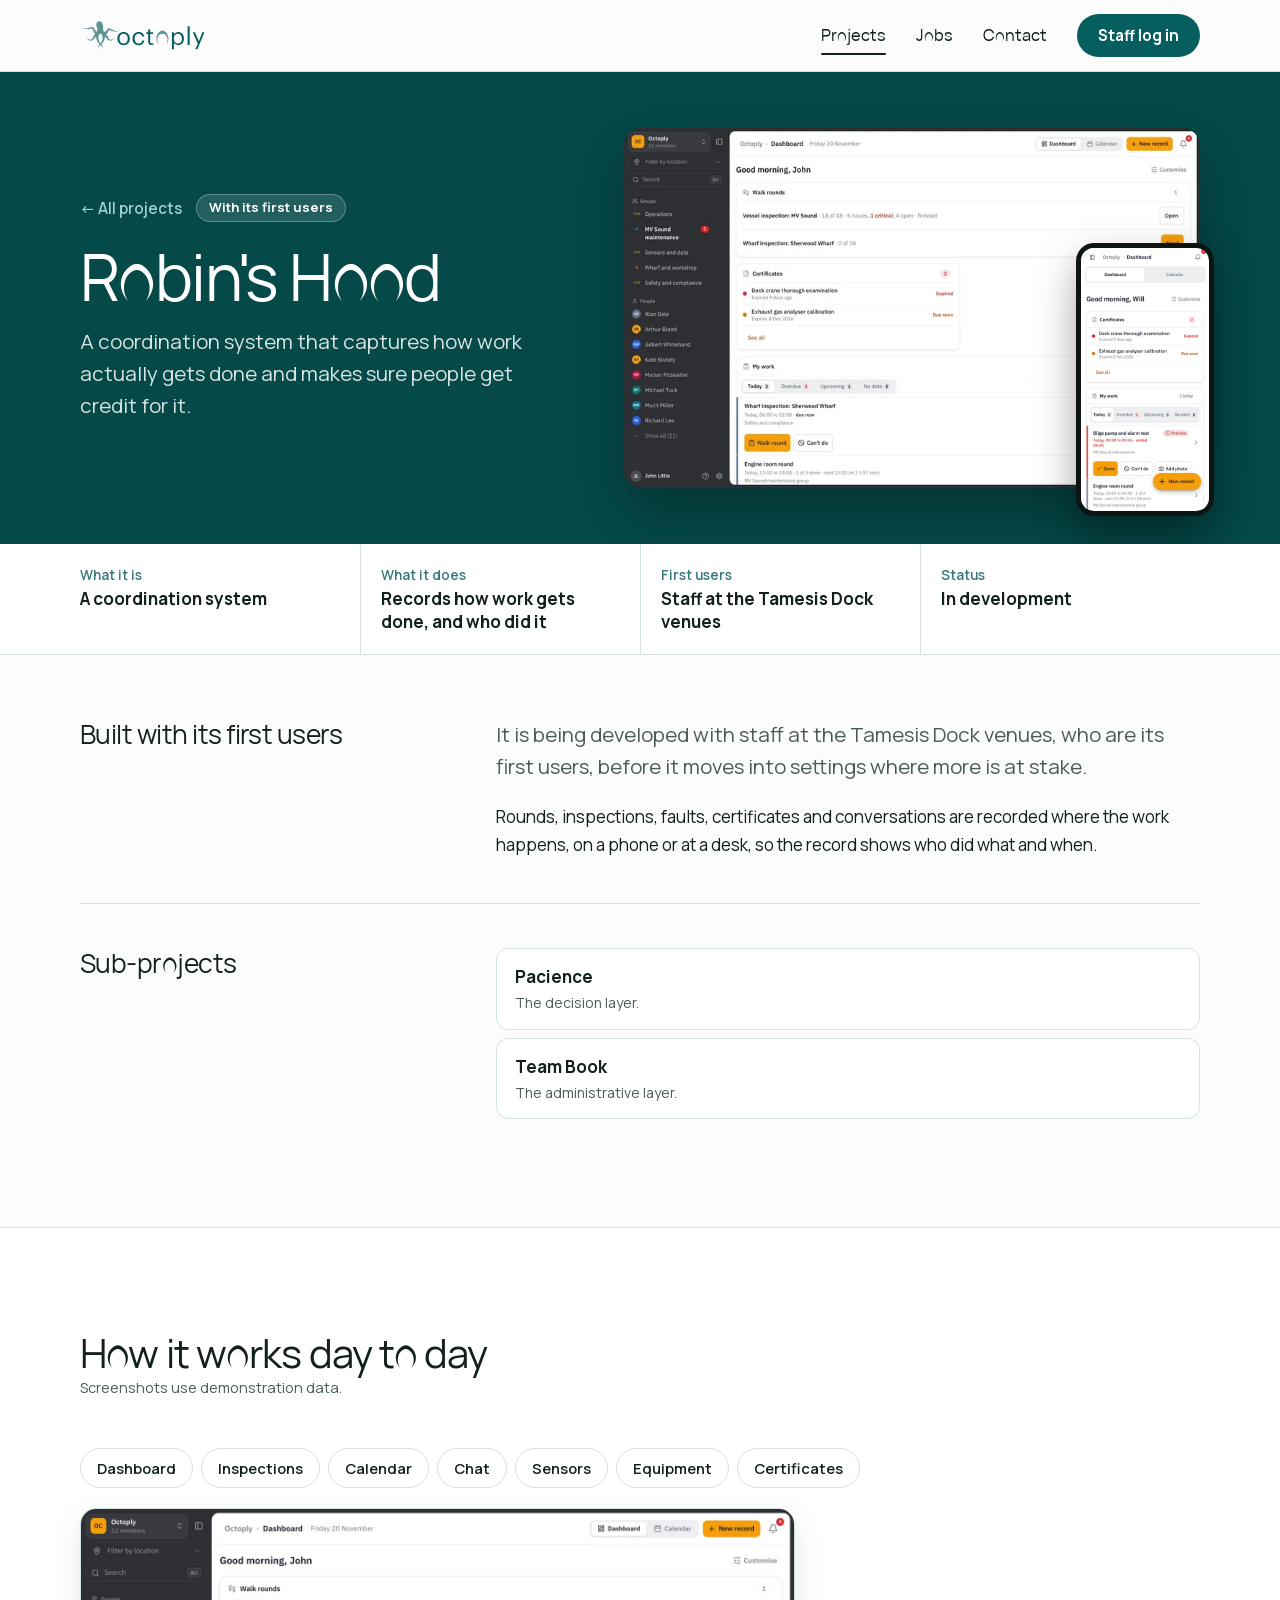
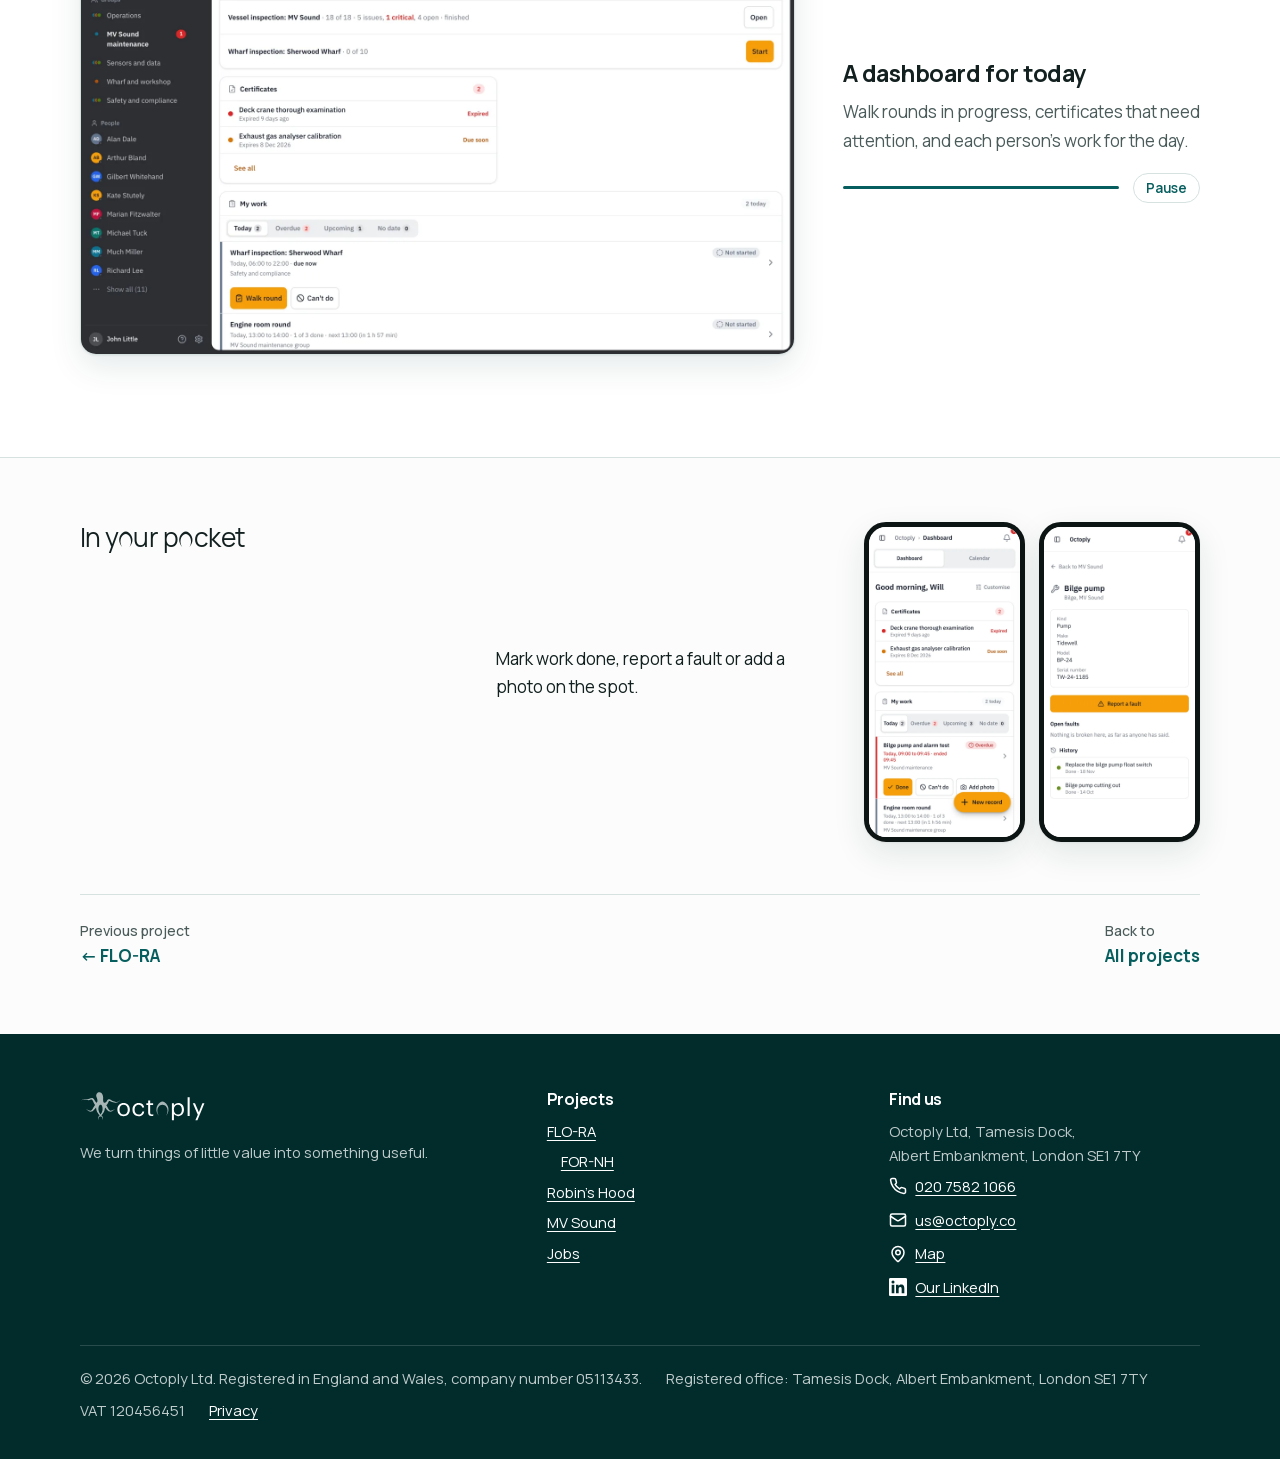
<file: site/projects/robins-hood/index.html>
<!doctype html>
<html lang="en-GB" class="no-js">
<head>
<meta charset="utf-8">
<script>document.documentElement.className = "js";</script>
<meta name="viewport" content="width=device-width, initial-scale=1">
<title>Robin's Hood | Octoply</title>
<meta name="description" content="Robin's Hood captures how work actually gets done and makes sure people get credit for it.">
<meta property="og:title" content="Robin's Hood | Octoply">
<meta property="og:description" content="Robin's Hood captures how work actually gets done and makes sure people get credit for it.">
<meta property="og:type" content="website">
<meta property="og:url" content="https://octoply.co/projects/robins-hood/">
<meta property="og:image" content="https://octoply.co/assets/img/share.jpg">
<meta property="og:image:width" content="1200">
<meta property="og:image:height" content="630">
<meta property="og:image:alt" content="Octoply">
<meta property="og:site_name" content="Octoply">
<meta name="twitter:card" content="summary_large_image">
<meta name="theme-color" media="(prefers-color-scheme: light)" content="#065e5e">
<meta name="theme-color" media="(prefers-color-scheme: dark)" content="#0c1615">
<link rel="icon" href="/favicon.ico" sizes="32x32">
<link rel="icon" href="/icon.svg" type="image/svg+xml">
<link rel="apple-touch-icon" href="/apple-touch-icon.png">
<link rel="manifest" href="/site.webmanifest">
<link rel="canonical" href="https://octoply.co/projects/robins-hood/">
<link rel="preload" href="../../assets/fonts/manrope-latin.woff2" as="font" type="font/woff2" crossorigin>
<link rel="preload" href="../../assets/fonts/manrope-oct-latin.woff2" as="font" type="font/woff2" crossorigin>
<link rel="stylesheet" href="../../assets/css/site.css?v=8c317954">
</head>
<body>
<a class="skip" href="#main">Skip to content</a>
<header class="site-header" data-header>
  <div class="wrap">
    <a class="brand" href="../../" aria-label="Octoply home"><svg width="136" height="34" role="img" aria-label="Octoply" viewBox="0 0 100 25" version="1.1" xmlns="http://www.w3.org/2000/svg" xmlns:xlink="http://www.w3.org/1999/xlink"><title>Octoply</title><g fill="currentColor"><g><g transform="translate(56.092980, 8.493551)" fill-opacity="0.65" fill-rule="nonzero"><path d="M2.96973237,0.539426293 C3.85346206,-0.133993215 5.1887607,-0.133993215 6.07255947,0.539426293 C7.77081235,1.83239175 8.61330823,3.30355437 8.88177696,4.7740263 C9.30378465,7.0857546 8.32211602,9.31874462 7.15009498,10.4901492 C8.05129897,9.2469132 8.69301312,7.07055949 7.96903855,5.01714801 C7.81591399,4.58270609 7.59662194,4.15931516 7.30087122,3.75664482 C6.65107607,2.87187519 5.6188494,2.34902538 4.52114592,2.34902538 C3.42337337,2.34902538 2.3911467,2.87187519 1.74135155,3.75664482 C1.44560082,4.15931516 1.22630877,4.58270609 1.07318421,5.01714801 C0.349209639,7.07055949 0.990923791,9.2469132 1.89212778,10.4901492 C0.720175812,9.31874462 -0.261561887,7.0857546 0.160445805,4.7740263 C0.428914529,3.30355437 1.27141041,1.83239175 2.96973237,0.539426293 Z"></path></g><g transform="translate(27.465321, 5.276845)" fill-rule="nonzero"><path d="M57.3834911,17.0323867 L58.8788259,17.0323867 L64.0235102,4.48174989 L62.5104095,4.48174989 L59.929145,11.1577885 L57.0808394,4.48174989 L55.4965173,4.48174989 L59.1458668,12.8309436 L57.3834911,17.0323867 Z M40.1159199,17.0323867 L41.5934098,17.0323867 L41.5934098,12.2616445 C42.1274918,13.1870516 43.2133427,13.9529602 44.7442882,13.9529602 C47.3077868,13.9529602 48.9810963,11.9947609 48.9810963,9.14589659 L48.9810963,9.00376921 C48.9810963,6.10200197 47.1831888,4.32225139 44.7442882,4.32225139 C43.3913963,4.32225139 42.1274918,5.14106299 41.5934098,6.04830941 L41.5934098,4.48174989 L40.1159199,4.48174989 L40.1159199,17.0323867 Z M4.58375612,13.9529602 C7.23624216,13.9529602 9.17659258,12.012132 9.17659258,9.19958915 L9.17659258,9.05746177 C9.17659258,6.26229006 7.23624216,4.32225139 4.60152201,4.32225139 C1.96688081,4.32225139 0.0265303875,6.27966119 0.0265303875,9.0748329 L0.0265303875,9.21774987 C0.0265303875,11.9410683 1.93134904,13.9529602 4.58375612,13.9529602 Z M15.6920136,13.9529602 C17.9350157,13.9529602 19.5549486,12.4574644 19.7507681,10.4455725 L18.3800314,10.4455725 C18.2198226,11.9584394 17.0271395,12.7243481 15.7097795,12.7243481 C13.911872,12.7243481 12.6657333,11.5138966 12.6657333,9.23512099 L12.6657333,9.09299362 C12.6657333,6.90344245 13.9652486,5.550074 15.6564029,5.550074 C16.9381522,5.550074 18.0062372,6.10200197 18.2376674,7.57933707 L19.6973915,7.57933707 C19.4125846,5.21212668 17.5967533,4.32225139 15.6564029,4.32225139 C13.1641256,4.32225139 11.1347879,6.24412934 11.1347879,9.09299362 L11.1347879,9.23512099 C11.1347879,12.1187275 13.0929831,13.9529602 15.6920136,13.9529602 Z M25.1624934,13.9174284 C25.7677178,13.9174284 26.1237462,13.828204 26.4263979,13.7208189 L26.4263979,12.4748355 C26.1059803,12.5995918 25.749952,12.6706555 25.2870914,12.6706555 C24.5394241,12.6706555 24.1300191,12.2261126 24.1300191,11.3180766 L24.1300191,5.72852281 L26.3017998,5.72852281 L26.3017998,4.48174989 L24.1300191,4.48174989 L24.1300191,2.36405201 L22.6524503,2.36405201 L22.6524503,4.48174989 L21.3173243,4.48174989 L21.3173243,5.72852281 L22.6524503,5.72852281 L22.6524503,11.460204 C22.6524503,12.920168 23.4713391,13.9174284 25.1624934,13.9174284 Z M51.6691931,13.7926722 L53.1645278,13.7926722 L53.1645278,0.0315838611 L51.6691931,0.0315838611 L51.6691931,13.7926722 Z M4.60152201,12.7243481 C2.71454819,12.7243481 1.55747587,11.3354478 1.55747587,9.21774987 L1.55747587,9.0748329 C1.55747587,6.93897429 2.73239304,5.550074 4.60152201,5.550074 C6.45296405,5.550074 7.64564709,6.93897429 7.64564709,9.09299362 L7.64564709,9.21774987 C7.64564709,11.3180766 6.47072993,12.7243481 4.60152201,12.7243481 Z M44.6019242,12.7243481 C42.7861718,12.7243481 41.5400332,11.603121 41.5400332,9.21774987 L41.5400332,9.0748329 C41.5400332,6.68946179 42.8573143,5.550074 44.5840794,5.550074 C46.1506356,5.550074 47.4501508,6.72499363 47.4501508,9.0748329 L47.4501508,9.21774987 C47.4501508,11.4783647 46.4532873,12.7243481 44.6019242,12.7243481 Z"></path></g></g><g><g transform="translate(1.053590, 1.579744)" fill-opacity="0.65"><path d="M10.0138584,9.41234794 C9.34313949,8.7538219 8.92952482,7.69865164 8.79886529,7.32915098 C8.58812412,6.73463425 7.98765229,5.43101344 7.37931278,5.49600622 C6.72236231,5.5662254 5.63887171,6.23694637 3.65678077,5.61301008 C1.6752518,4.98910189 0.0207931287,5.9886363 0.0207931287,5.9886363 C1.19644786,4.70358887 3.07569712,5.01602065 3.07569712,5.01602065 C3.07569712,5.01602065 4.65962774,5.38695435 5.77009321,4.9296727 C6.88083967,4.47261583 8.16186499,3.66544656 9.23383507,5.30667577 C10.3058051,6.94812977 10.8925086,8.47960464 11.5871115,7.31673126 C12.2814334,6.15385789 11.0698121,3.79346519 10.9669704,3.2907757 C10.8644097,2.7880862 10.6977837,0.620985902 12.7756916,0.09045039 C14.8535996,-0.440085122 15.9118012,2.12132718 15.9533875,3.60461242 C15.9952547,5.08786956 15.6858867,7.54795719 16.7960712,7.78898964 C17.9065366,8.02982539 18.3187464,7.24769224 18.8801608,6.19246579 C19.4412943,5.13605919 20.6967497,4.79089218 21.7816453,5.73307672 C22.8665408,6.67503647 24.2239949,6.82317392 24.7370794,6.9809212 C25.2498829,7.13816269 27.7265131,7.68510797 28.4250499,5.66075013 C28.2390357,6.34976349 27.323857,8.63021479 22.5220492,7.2925662 C21.5273509,7.01545476 20.7554763,6.20971852 20.1713017,6.74424408 C19.6303994,7.23929067 19.3912784,8.99134198 18.2864327,9.69468579 C18.6413209,10.1670847 18.9270859,10.6270919 19.1743555,11.0693687 C19.5376733,11.7196618 19.8040501,12.3017026 20.1443269,12.7598834 C20.3578779,13.0473353 20.5773297,13.2927793 20.8968133,13.4401861 C21.4186085,13.6812186 21.8946025,13.6713559 22.3326632,13.5291473 C23.290552,13.2180643 24.0472533,12.4264618 24.5600568,12.3090926 C24.0621457,12.5332095 23.4498724,13.4876733 22.5386275,13.9997197 C21.9980062,14.3037499 21.3697165,14.429324 20.6163871,14.2492661 C20.1139801,14.1292276 19.7163818,13.856612 19.3258082,13.5042517 C18.70932,12.9482866 18.1720705,12.1124003 17.3097177,11.2575471 C17.302412,12.0025616 17.1731574,12.8219258 16.8747479,13.654356 C16.4597283,14.8123964 15.7687782,15.9982266 14.6715192,16.9936585 C15.3624693,17.5196701 15.7052749,18.1182612 15.8142983,18.7166275 C15.9859821,19.6570699 15.5866979,20.565339 15.1098608,21.0419527 C15.4765505,20.5361724 15.7375885,19.6507476 15.4431129,18.8153108 C15.2332147,18.2202883 14.6712382,17.8224359 14.0404197,17.8224359 C13.4096011,17.8224359 12.8476246,18.2202883 12.6377264,18.8151423 C12.3432508,19.6507476 12.6042888,20.5361724 12.9706975,21.0419527 C12.4941414,20.565339 12.0945762,19.6570699 12.26626,18.7166275 C12.3755644,18.1182612 12.7183701,17.5196701 13.4093201,16.9936585 C12.3117801,15.9982266 11.621111,14.8123964 11.2060914,13.654356 C10.9076819,12.8219258 10.7784273,12.0025616 10.7711216,11.2575471 C9.90876878,12.1124003 9.3715193,12.9482866 8.75503113,13.5042517 C8.3644575,13.856612 7.96685916,14.1292276 7.46445221,14.2492661 C6.71112278,14.429324 6.08283311,14.3037499 5.54193077,13.9997197 C4.63096694,13.4876733 4.01841261,12.5332095 3.52078247,12.3090926 C4.03358598,12.4264618 4.79028727,13.2180643 5.74817613,13.5291473 C6.18623677,13.6713559 6.66223083,13.6812186 7.18402596,13.4401861 C7.50322859,13.2927793 7.72296138,13.0473353 7.93623144,12.7598834 C8.27678917,12.3017026 8.54288502,11.7196618 8.90648378,11.0693968 C9.20292636,10.5393952 9.55416164,9.98393596 10.0138584,9.41234794 Z M14.0480063,9.25657028 C13.41213,9.26069813 13.101919,9.78249488 13.0226803,9.93816284 C12.6582386,10.6535611 12.3275154,11.8615332 12.5938923,13.2777463 C12.791146,14.327915 13.2314545,15.4351525 14.0404197,16.4374687 C14.8493848,15.4351525 15.2896933,14.327915 15.486947,13.2777463 C15.7533239,11.8615332 15.3534776,10.5833981 15.0640598,9.92504065 C14.9822922,9.73961594 14.6838827,9.25252134 14.0480063,9.25657028 Z"></path></g></g></g></svg></a>
    <button class="nav-toggle" aria-expanded="false" aria-controls="site-nav" aria-label="Open menu">
      <span class="bar"></span><span class="bar"></span><span class="bar"></span>
    </button>
    <nav class="nav" id="site-nav" aria-label="Main">
      <a href="../../#projects" data-spy="projects" aria-current="page">Projects</a>
      <a href="../../#jobs" data-spy="jobs">Jobs</a>
      <a href="../../#contact" data-spy="contact">Contact</a>
      <a class="btn" href="https://app.r-hood.co/login" data-rh-link="nav">Staff log in</a>
      <div class="nav-extra">
        <a href="tel:+442075821066">020 7582 1066</a>
        <span>Tamesis Dock, Albert Embankment, London SE1 7TY</span>
      </div>
    </nav>
  </div>
</header>
<div class="nav-scrim" data-scrim></div>
<main id="main">
<section class="project-hero">
  <div class="wrap">
    <div>
      <div class="crumbs"><a href="../../#projects">← All projects</a><span class="pill on-dark-pill">With its first users</span></div>
      <h1>Robin's Hood</h1>
      <p class="lede">A coordination system that captures how work actually gets done and makes sure people get credit for it.</p>
    </div>
    <div class="project-hero-visual">
      <div class="slider" data-slider data-interval="3500" aria-hidden="true">
        <img class="slide active" src="../../assets/img/rh/dash.webp" srcset="../../assets/img/rh/dash-800.webp 800w, ../../assets/img/rh/dash.webp 1600w" sizes="(max-width: 860px) 100vw, 640px" width="1600" height="1000" alt="">
        <img class="slide" src="../../assets/img/rh/mv-chat.webp" srcset="../../assets/img/rh/mv-chat-800.webp 800w, ../../assets/img/rh/mv-chat.webp 1600w" sizes="(max-width: 860px) 100vw, 640px" width="1600" height="1000" alt="">
        <img class="slide" src="../../assets/img/rh/mv-calendar.webp" srcset="../../assets/img/rh/mv-calendar-800.webp 800w, ../../assets/img/rh/mv-calendar.webp 1600w" sizes="(max-width: 860px) 100vw, 640px" width="1600" height="1000" alt="">
        <img class="slide" src="../../assets/img/rh/certificates.webp" srcset="../../assets/img/rh/certificates-800.webp 800w, ../../assets/img/rh/certificates.webp 1600w" sizes="(max-width: 860px) 100vw, 640px" width="1600" height="1000" alt="">
      </div>
      <img class="phone-float" src="../../assets/img/rh/phone-will.webp" width="700" height="1436" alt="">
    </div>
  </div>
</section>
<dl class="facts">
  <div><dt>What it is</dt><dd>A coordination system</dd></div>
  <div><dt>What it does</dt><dd>Records how work gets done, and who did it</dd></div>
  <div><dt>First users</dt><dd>Staff at the Tamesis Dock venues</dd></div>
  <div><dt>Status</dt><dd>In development</dd></div>
</dl>

<section class="section-tight">
  <div class="wrap">
    <div class="row">
      <h2>Built with its first users</h2>
      <div class="body">
        <p class="lede">It is being developed with staff at the Tamesis Dock venues, who are its first users, before it moves into settings where more is at stake.</p>
        <p>Rounds, inspections, faults, certificates and conversations are recorded where the work happens, on a phone or at a desk, so the record shows who did what and when.</p>
      </div>
    </div>
    <div class="row">
      <h2>Sub-projects</h2>
      <div class="body">
        <div class="subprojects subprojects-lg">
          <div class="subproject"><strong>Pacience</strong><span>The decision layer.</span></div>
          <div class="subproject"><strong>Team Book</strong><span>The administrative layer.</span></div>
        </div>
      </div>
    </div>
  </div>
</section>

<section class="section section-alt">
  <div class="wrap">
    <div class="section-head">
      <h2 class="">How it works day to day</h2>
      <p class="note">Screenshots use demonstration data.</p>
    </div>

    <div class="gallery" data-gallery data-interval="6000">
      <div class="gallery-tabs" role="group" aria-label="Choose a feature to see">
        <button aria-pressed="true"  data-src="../../assets/img/rh/dash.webp" data-title="A dashboard for today" data-text="Walk rounds in progress, certificates that need attention, and each person's work for the day.">Dashboard</button>
        <button aria-pressed="false" data-src="../../assets/img/rh/inspection.webp" data-title="Inspections, check by check" data-text="Each item is marked OK, Issue or N/A, and critical issues rise to the top with an owner and a due date.">Inspections</button>
        <button aria-pressed="false" data-src="../../assets/img/rh/mv-calendar.webp" data-title="Rounds on a calendar" data-text="Recurring rounds show who completed each one and when, and which were missed.">Calendar</button>
        <button aria-pressed="false" data-src="../../assets/img/rh/mv-chat.webp" data-title="Group chat with Robin" data-text="Teams talk where the work is recorded. Ask Robin and it answers from your own handbooks.">Chat</button>
        <button aria-pressed="false" data-src="../../assets/img/rh/sensor-alert-record.webp" data-title="Sensors that raise records" data-text="A sensor alert becomes a fault report that someone picks up and closes, with the history kept.">Sensors</button>
        <button aria-pressed="false" data-src="../../assets/img/rh/sensor.webp" data-title="Every piece of equipment has a page" data-text="Make, model and serial number, open faults, certificates and full history, with a printable label code.">Equipment</button>
        <button aria-pressed="false" data-src="../../assets/img/rh/certificates.webp" data-title="Certificates that don't lapse quietly" data-text="Safety certificates, licences, insurance and service dates in one list, soonest first.">Certificates</button>
      </div>
      <div class="gallery-stage">
        <div class="gallery-frame"><img data-gallery-img src="../../assets/img/rh/dash.webp" width="1600" height="1000" alt="Robin's Hood: A dashboard for today"></div>
        <div class="gallery-text">
          <h3 data-gallery-title>A dashboard for today</h3>
          <p data-gallery-text>Walk rounds in progress, certificates that need attention, and each person's work for the day.</p>
          <div class="gallery-controls"><div class="gallery-progress"><i data-gallery-progress></i></div><button class="gallery-pause" type="button" data-gallery-pause aria-pressed="false">Pause</button></div>
        </div>
      </div>
    </div>
  </div>
</section>

<section class="section-tight">
  <div class="wrap">
    <div class="row">
      <h2>In your pocket</h2>
      <div class="body phones-row">
        <p>Mark work done, report a fault or add a photo on the spot.</p>
        <div class="phones">
          <img src="../../assets/img/rh/phone-will.webp" width="700" height="1436" loading="lazy" alt="The Robin's Hood dashboard on a phone, with overdue work and a Done button.">
          <img src="../../assets/img/rh/phone-bilge-pump.webp" width="700" height="1436" loading="lazy" alt="An equipment page on a phone with a Report a fault button.">
        </div>
      </div>
    </div>
    <nav class="pager" aria-label="More projects">
      <a href="../../projects/flo-ra/"><small>Previous project</small>← FLO-RA</a>
      <a href="../../#projects"><small>Back to</small>All projects</a>
    </nav>
  </div>
</section>
</main>
<footer class="site-footer">
  <div class="wrap">
    <div class="footer-grid">
      <div>
        <a class="brand" href="../../" aria-label="Octoply home"><svg width="136" height="34" role="img" aria-label="Octoply" viewBox="0 0 100 25" version="1.1" xmlns="http://www.w3.org/2000/svg" xmlns:xlink="http://www.w3.org/1999/xlink"><title>Octoply</title><g fill="currentColor"><g><g transform="translate(56.092980, 8.493551)" fill-opacity="0.65" fill-rule="nonzero"><path d="M2.96973237,0.539426293 C3.85346206,-0.133993215 5.1887607,-0.133993215 6.07255947,0.539426293 C7.77081235,1.83239175 8.61330823,3.30355437 8.88177696,4.7740263 C9.30378465,7.0857546 8.32211602,9.31874462 7.15009498,10.4901492 C8.05129897,9.2469132 8.69301312,7.07055949 7.96903855,5.01714801 C7.81591399,4.58270609 7.59662194,4.15931516 7.30087122,3.75664482 C6.65107607,2.87187519 5.6188494,2.34902538 4.52114592,2.34902538 C3.42337337,2.34902538 2.3911467,2.87187519 1.74135155,3.75664482 C1.44560082,4.15931516 1.22630877,4.58270609 1.07318421,5.01714801 C0.349209639,7.07055949 0.990923791,9.2469132 1.89212778,10.4901492 C0.720175812,9.31874462 -0.261561887,7.0857546 0.160445805,4.7740263 C0.428914529,3.30355437 1.27141041,1.83239175 2.96973237,0.539426293 Z"></path></g><g transform="translate(27.465321, 5.276845)" fill-rule="nonzero"><path d="M57.3834911,17.0323867 L58.8788259,17.0323867 L64.0235102,4.48174989 L62.5104095,4.48174989 L59.929145,11.1577885 L57.0808394,4.48174989 L55.4965173,4.48174989 L59.1458668,12.8309436 L57.3834911,17.0323867 Z M40.1159199,17.0323867 L41.5934098,17.0323867 L41.5934098,12.2616445 C42.1274918,13.1870516 43.2133427,13.9529602 44.7442882,13.9529602 C47.3077868,13.9529602 48.9810963,11.9947609 48.9810963,9.14589659 L48.9810963,9.00376921 C48.9810963,6.10200197 47.1831888,4.32225139 44.7442882,4.32225139 C43.3913963,4.32225139 42.1274918,5.14106299 41.5934098,6.04830941 L41.5934098,4.48174989 L40.1159199,4.48174989 L40.1159199,17.0323867 Z M4.58375612,13.9529602 C7.23624216,13.9529602 9.17659258,12.012132 9.17659258,9.19958915 L9.17659258,9.05746177 C9.17659258,6.26229006 7.23624216,4.32225139 4.60152201,4.32225139 C1.96688081,4.32225139 0.0265303875,6.27966119 0.0265303875,9.0748329 L0.0265303875,9.21774987 C0.0265303875,11.9410683 1.93134904,13.9529602 4.58375612,13.9529602 Z M15.6920136,13.9529602 C17.9350157,13.9529602 19.5549486,12.4574644 19.7507681,10.4455725 L18.3800314,10.4455725 C18.2198226,11.9584394 17.0271395,12.7243481 15.7097795,12.7243481 C13.911872,12.7243481 12.6657333,11.5138966 12.6657333,9.23512099 L12.6657333,9.09299362 C12.6657333,6.90344245 13.9652486,5.550074 15.6564029,5.550074 C16.9381522,5.550074 18.0062372,6.10200197 18.2376674,7.57933707 L19.6973915,7.57933707 C19.4125846,5.21212668 17.5967533,4.32225139 15.6564029,4.32225139 C13.1641256,4.32225139 11.1347879,6.24412934 11.1347879,9.09299362 L11.1347879,9.23512099 C11.1347879,12.1187275 13.0929831,13.9529602 15.6920136,13.9529602 Z M25.1624934,13.9174284 C25.7677178,13.9174284 26.1237462,13.828204 26.4263979,13.7208189 L26.4263979,12.4748355 C26.1059803,12.5995918 25.749952,12.6706555 25.2870914,12.6706555 C24.5394241,12.6706555 24.1300191,12.2261126 24.1300191,11.3180766 L24.1300191,5.72852281 L26.3017998,5.72852281 L26.3017998,4.48174989 L24.1300191,4.48174989 L24.1300191,2.36405201 L22.6524503,2.36405201 L22.6524503,4.48174989 L21.3173243,4.48174989 L21.3173243,5.72852281 L22.6524503,5.72852281 L22.6524503,11.460204 C22.6524503,12.920168 23.4713391,13.9174284 25.1624934,13.9174284 Z M51.6691931,13.7926722 L53.1645278,13.7926722 L53.1645278,0.0315838611 L51.6691931,0.0315838611 L51.6691931,13.7926722 Z M4.60152201,12.7243481 C2.71454819,12.7243481 1.55747587,11.3354478 1.55747587,9.21774987 L1.55747587,9.0748329 C1.55747587,6.93897429 2.73239304,5.550074 4.60152201,5.550074 C6.45296405,5.550074 7.64564709,6.93897429 7.64564709,9.09299362 L7.64564709,9.21774987 C7.64564709,11.3180766 6.47072993,12.7243481 4.60152201,12.7243481 Z M44.6019242,12.7243481 C42.7861718,12.7243481 41.5400332,11.603121 41.5400332,9.21774987 L41.5400332,9.0748329 C41.5400332,6.68946179 42.8573143,5.550074 44.5840794,5.550074 C46.1506356,5.550074 47.4501508,6.72499363 47.4501508,9.0748329 L47.4501508,9.21774987 C47.4501508,11.4783647 46.4532873,12.7243481 44.6019242,12.7243481 Z"></path></g></g><g><g transform="translate(1.053590, 1.579744)" fill-opacity="0.65"><path d="M10.0138584,9.41234794 C9.34313949,8.7538219 8.92952482,7.69865164 8.79886529,7.32915098 C8.58812412,6.73463425 7.98765229,5.43101344 7.37931278,5.49600622 C6.72236231,5.5662254 5.63887171,6.23694637 3.65678077,5.61301008 C1.6752518,4.98910189 0.0207931287,5.9886363 0.0207931287,5.9886363 C1.19644786,4.70358887 3.07569712,5.01602065 3.07569712,5.01602065 C3.07569712,5.01602065 4.65962774,5.38695435 5.77009321,4.9296727 C6.88083967,4.47261583 8.16186499,3.66544656 9.23383507,5.30667577 C10.3058051,6.94812977 10.8925086,8.47960464 11.5871115,7.31673126 C12.2814334,6.15385789 11.0698121,3.79346519 10.9669704,3.2907757 C10.8644097,2.7880862 10.6977837,0.620985902 12.7756916,0.09045039 C14.8535996,-0.440085122 15.9118012,2.12132718 15.9533875,3.60461242 C15.9952547,5.08786956 15.6858867,7.54795719 16.7960712,7.78898964 C17.9065366,8.02982539 18.3187464,7.24769224 18.8801608,6.19246579 C19.4412943,5.13605919 20.6967497,4.79089218 21.7816453,5.73307672 C22.8665408,6.67503647 24.2239949,6.82317392 24.7370794,6.9809212 C25.2498829,7.13816269 27.7265131,7.68510797 28.4250499,5.66075013 C28.2390357,6.34976349 27.323857,8.63021479 22.5220492,7.2925662 C21.5273509,7.01545476 20.7554763,6.20971852 20.1713017,6.74424408 C19.6303994,7.23929067 19.3912784,8.99134198 18.2864327,9.69468579 C18.6413209,10.1670847 18.9270859,10.6270919 19.1743555,11.0693687 C19.5376733,11.7196618 19.8040501,12.3017026 20.1443269,12.7598834 C20.3578779,13.0473353 20.5773297,13.2927793 20.8968133,13.4401861 C21.4186085,13.6812186 21.8946025,13.6713559 22.3326632,13.5291473 C23.290552,13.2180643 24.0472533,12.4264618 24.5600568,12.3090926 C24.0621457,12.5332095 23.4498724,13.4876733 22.5386275,13.9997197 C21.9980062,14.3037499 21.3697165,14.429324 20.6163871,14.2492661 C20.1139801,14.1292276 19.7163818,13.856612 19.3258082,13.5042517 C18.70932,12.9482866 18.1720705,12.1124003 17.3097177,11.2575471 C17.302412,12.0025616 17.1731574,12.8219258 16.8747479,13.654356 C16.4597283,14.8123964 15.7687782,15.9982266 14.6715192,16.9936585 C15.3624693,17.5196701 15.7052749,18.1182612 15.8142983,18.7166275 C15.9859821,19.6570699 15.5866979,20.565339 15.1098608,21.0419527 C15.4765505,20.5361724 15.7375885,19.6507476 15.4431129,18.8153108 C15.2332147,18.2202883 14.6712382,17.8224359 14.0404197,17.8224359 C13.4096011,17.8224359 12.8476246,18.2202883 12.6377264,18.8151423 C12.3432508,19.6507476 12.6042888,20.5361724 12.9706975,21.0419527 C12.4941414,20.565339 12.0945762,19.6570699 12.26626,18.7166275 C12.3755644,18.1182612 12.7183701,17.5196701 13.4093201,16.9936585 C12.3117801,15.9982266 11.621111,14.8123964 11.2060914,13.654356 C10.9076819,12.8219258 10.7784273,12.0025616 10.7711216,11.2575471 C9.90876878,12.1124003 9.3715193,12.9482866 8.75503113,13.5042517 C8.3644575,13.856612 7.96685916,14.1292276 7.46445221,14.2492661 C6.71112278,14.429324 6.08283311,14.3037499 5.54193077,13.9997197 C4.63096694,13.4876733 4.01841261,12.5332095 3.52078247,12.3090926 C4.03358598,12.4264618 4.79028727,13.2180643 5.74817613,13.5291473 C6.18623677,13.6713559 6.66223083,13.6812186 7.18402596,13.4401861 C7.50322859,13.2927793 7.72296138,13.0473353 7.93623144,12.7598834 C8.27678917,12.3017026 8.54288502,11.7196618 8.90648378,11.0693968 C9.20292636,10.5393952 9.55416164,9.98393596 10.0138584,9.41234794 Z M14.0480063,9.25657028 C13.41213,9.26069813 13.101919,9.78249488 13.0226803,9.93816284 C12.6582386,10.6535611 12.3275154,11.8615332 12.5938923,13.2777463 C12.791146,14.327915 13.2314545,15.4351525 14.0404197,16.4374687 C14.8493848,15.4351525 15.2896933,14.327915 15.486947,13.2777463 C15.7533239,11.8615332 15.3534776,10.5833981 15.0640598,9.92504065 C14.9822922,9.73961594 14.6838827,9.25252134 14.0480063,9.25657028 Z"></path></g></g></g></svg></a>
        <p>We turn things of little value into something useful.</p>
      </div>
      <div>
        <h3>Projects</h3>
        <ul>
          <li><a href="../../projects/flo-ra/">FLO-RA</a></li>
          <li class="footer-sub"><a href="../../projects/for-nh/">FOR-NH</a></li>
          <li><a href="../../projects/robins-hood/">Robin's Hood</a></li>
          <li><a href="../../mv-sound/">MV Sound</a></li>
          <li><a href="../../#jobs">Jobs</a></li>
        </ul>
      </div>
      <div>
        <h3>Find us</h3>
        <ul>
          <li>Octoply Ltd, Tamesis Dock,<br>Albert Embankment, London SE1 7TY</li>
          <li><a class="icon-link" href="tel:+442075821066"><svg class="icon" viewBox="0 0 24 24" width="18" height="18" fill="none" stroke="currentColor" stroke-width="2" stroke-linecap="round" stroke-linejoin="round" aria-hidden="true" focusable="false"><path d="M22 16.92v3a2 2 0 0 1-2.18 2 19.79 19.79 0 0 1-8.63-3.07 19.5 19.5 0 0 1-6-6 19.79 19.79 0 0 1-3.07-8.67A2 2 0 0 1 4.11 2h3a2 2 0 0 1 2 1.72c.13.96.36 1.9.7 2.81a2 2 0 0 1-.45 2.11L8.09 9.91a16 16 0 0 0 6 6l1.27-1.27a2 2 0 0 1 2.11-.45c.91.34 1.85.57 2.81.7A2 2 0 0 1 22 16.92z"/></svg>020 7582 1066</a></li>
          <li><a class="icon-link" href="mailto:us@octoply.co"><svg class="icon" viewBox="0 0 24 24" width="18" height="18" fill="none" stroke="currentColor" stroke-width="2" stroke-linecap="round" stroke-linejoin="round" aria-hidden="true" focusable="false"><rect width="20" height="16" x="2" y="4" rx="2"/><path d="m22 7-8.97 5.7a1.94 1.94 0 0 1-2.06 0L2 7"/></svg>us@octoply.co</a></li>
          <li><a class="icon-link" href="https://goo.gl/maps/aaR7rXmjyCifKAwS7"><svg class="icon" viewBox="0 0 24 24" width="18" height="18" fill="none" stroke="currentColor" stroke-width="2" stroke-linecap="round" stroke-linejoin="round" aria-hidden="true" focusable="false"><path d="M20 10c0 5-5.54 10.19-7.4 11.8a1 1 0 0 1-1.2 0C9.54 20.19 4 15 4 10a8 8 0 0 1 16 0"/><circle cx="12" cy="10" r="3"/></svg>Map</a></li>
          <li><a class="icon-link" href="https://www.linkedin.com/company/octoply/"><svg class="icon" viewBox="0 0 24 24" width="18" height="18" aria-hidden="true" focusable="false"><path d="M20.45 20.45h-3.56v-5.57c0-1.33-.02-3.04-1.85-3.04-1.85 0-2.14 1.45-2.14 2.94v5.67H9.35V9h3.41v1.56h.05c.48-.9 1.64-1.85 3.37-1.85 3.6 0 4.27 2.37 4.27 5.46v6.28zM5.34 7.43a2.06 2.06 0 1 1 0-4.13 2.06 2.06 0 0 1 0 4.13zM7.12 20.45H3.56V9h3.56v11.45zM22.22 0H1.77C.79 0 0 .77 0 1.73v20.54C0 23.23.79 24 1.77 24h20.45c.98 0 1.78-.77 1.78-1.73V1.73C24 .77 23.2 0 22.22 0z"/></svg>Our LinkedIn</a></li>
        </ul>
      </div>
    </div>
    <div class="legal">
      <span>&copy; 2026 Octoply Ltd. Registered in England and Wales, company number 05113433.</span>
      <span>Registered office: Tamesis Dock, Albert Embankment, London SE1 7TY</span>
      <span>VAT 120456451</span>
      <a href="../../privacy/">Privacy</a>
    </div>
  </div>
</footer>
<script src="../../assets/js/site.js?v=fa64f59d" defer></script>

</body>
</html>
</file>
<file: site/assets/css/site.css>
/* Octoply — static site styles.
   One stylesheet, no framework, no inline styles. The only !important is the
   reduced-motion rule at the end, which must beat every animation.

   Contents
     1. Tokens and base
     2. Header and menu
     3. Buttons, pills, links
     4. Homepage hero (three photos that cross-fade on scroll)
     5. Sections and shared layout
     6. How we work
     7. Project cards
     8. Timeline (how Octoply has grown)
     9. Project pages
    10. Robin's Hood slider and gallery
    11. Job application form
    12. Contact and footer
    13. Motion and responsive rules */

/* 1. Tokens and base ------------------------------------------------------ */
@font-face {
  font-family: "Manrope";
  /* Manrope variable font, trimmed to Western European characters (Latin,
     Latin-1, smart quotes, dashes, arrows, £ €) and saved as WOFF2: 22 KB. */
  src: url("../fonts/manrope-latin.woff2") format("woff2");
  font-weight: 200 800;
  font-display: swap;
}
/* Headings: Manrope Regular with the logo's arched "o" (from the original
   octoply.com font), trimmed to the same characters as Manrope above: 20 KB.
   It only exists at regular weight, so headings using it are set at 400. */
@font-face {
  font-family: "Manrope Octo";
  src: url("../fonts/manrope-oct-latin.woff2") format("woff2");
  font-weight: 400;
  font-display: swap;
}
/* While Manrope loads, text is shown in Arial (or Roboto on Android) scaled to
   Manrope's width and line height, so nothing jumps when the font arrives. */
@font-face {
  font-family: "Manrope fallback";
  src: local("Arial"), local("ArialMT"), local("Liberation Sans"), local("Roboto");
  font-weight: 200 600;
  size-adjust: 102.97%; ascent-override: 103.53%; descent-override: 29.14%; line-gap-override: 0%;
}
@font-face {
  font-family: "Manrope fallback";
  src: local("Arial Bold"), local("Arial-BoldMT"), local("Liberation Sans Bold"), local("Roboto Bold");
  font-weight: 700 800;
  size-adjust: 100.57%; ascent-override: 106%; descent-override: 29.83%; line-gap-override: 0%;
}

:root {
  --teal-950: #022c2c;
  --teal-900: #033a3a;
  --teal-800: #054949;
  --teal-700: #065e5e;
  --teal-500: #377a79;   /* darkest teal that still reads as mid-teal; 4.5:1+ on white, paper and teal-50 */
  --teal-300: #9fd0cc;
  --teal-100: #dcebea;
  --teal-50:  #f1f7f6;
  --ink:      #12201f;
  --ink-soft: #4a5b5a;
  --line:     #d5e2e0;
  --paper:    #fbfcfb;
  --white:    #ffffff;
  --amber:    #f2a114;
  --amber-50: #fff7e6;
  --red:      #b3261e;

  /* Roles that change between the light and dark schemes. The raw colours
     above stay fixed; these point at them in light mode and are swapped in
     the dark-scheme block below. */
  color-scheme: light dark;
  --surface:      var(--white);     /* cards, inputs, alternate sections */
  --tint:         var(--teal-50);   /* soft teal backgrounds */
  --tint-line:    var(--teal-100);  /* soft teal borders */
  --accent:       var(--teal-700);  /* links and accent text */
  --accent-strong: var(--teal-900);
  --accent-soft:  var(--teal-500);  /* labels such as kickers and fact titles */
  --header-bg:    rgba(251, 252, 251, .92);
  --amber-tint:   var(--amber-50);
  --amber-line:   #f5d79a;
  --amber-ink:    #8a5800;
  --amber-text:   #4d3f1c;
  --logo-strip:   var(--white);

  --font: "Manrope", "Manrope fallback", system-ui, -apple-system, "Segoe UI", sans-serif;
  --font-display: "Manrope Octo", "Manrope fallback", system-ui, -apple-system, "Segoe UI", sans-serif;
  --wrap: 1200px;
  --gutter: clamp(20px, 4vw, 40px);
  --radius: 16px;
  --header-h: 72px;
  --shadow: 0 1px 2px rgba(3, 58, 58, .06), 0 12px 32px rgba(3, 58, 58, .10);
  --ease: cubic-bezier(.2, .7, .2, 1);
}

*, *::before, *::after { box-sizing: border-box; }
html { scroll-behavior: smooth; scroll-padding-top: calc(var(--header-h) + 16px); }
body {
  margin: 0; font-family: var(--font); font-size: 17px; line-height: 1.65;
  color: var(--ink); background: var(--paper); -webkit-font-smoothing: antialiased;
}
body.menu-open { overflow: hidden; }
img, svg { max-width: 100%; height: auto; display: block; }
a { color: var(--accent); text-underline-offset: 3px; }
a:hover { color: var(--accent-strong); }
:focus-visible { outline: 3px solid var(--teal-500); outline-offset: 3px; border-radius: 4px; }
[hidden] { display: none; }

h1, h2, h3, h4 { line-height: 1.15; font-weight: 700; letter-spacing: -0.02em; margin: 0 0 .5em; }
/* Headings and the menu use the arched-o font; the hero headline stays in Manrope. */
h1, h2 { font-family: var(--font-display); font-weight: 400; font-synthesis: none; }
h1 { font-size: clamp(2.3rem, 5vw, 4rem); letter-spacing: -0.025em; }
.hero h1 { font-family: var(--font); font-weight: 650; letter-spacing: -0.03em; }
h2 { font-size: clamp(1.7rem, 3.2vw, 2.5rem); }
h3 { font-size: 1.25rem; }
h4 { font-size: 1rem; margin-top: 1.2em; }
p  { margin: 0 0 1em; }

.wrap { max-width: var(--wrap); margin: 0 auto; padding: 0 var(--gutter); }
.lede { font-size: clamp(1.1rem, 1.6vw, 1.3rem); line-height: 1.55; color: var(--ink-soft); }
.kicker { display: block; font-weight: 700; color: var(--accent-soft); margin-bottom: .5rem; }
.kicker-light, .section-dark .kicker { color: var(--teal-300); }
.note { font-size: .9rem; color: var(--ink-soft); }
.skip { position: absolute; left: -9999px; }
.skip:focus { left: 16px; top: 16px; z-index: 100; background: var(--surface); padding: 8px 12px; }
.hp { position: absolute; left: -9999px; }

/* 2. Header and menu ------------------------------------------------------ */
.site-header {
  position: sticky; top: 0; z-index: 60; height: var(--header-h);
  background: var(--header-bg); -webkit-backdrop-filter: saturate(1.4) blur(10px); backdrop-filter: saturate(1.4) blur(10px);
  border-bottom: 1px solid var(--line);
  transition: background .35s, border-color .35s;
}
.site-header .wrap { display: flex; align-items: center; gap: 24px; height: 100%; }
.brand { display: inline-flex; color: var(--accent); transition: color .35s; position: relative; z-index: 2; }
.brand svg { height: 34px; width: auto; }
.nav { display: flex; align-items: center; gap: 30px; margin-left: auto; }
.nav > a:not(.btn) {
  position: relative; color: var(--ink); text-decoration: none; font-family: var(--font-display); font-weight: 400; font-synthesis: none; font-size: 1.02rem; transition: color .35s;
}
/* Underline that grows under the link you hover, and under the section you're in. */
.nav > a:not(.btn)::after {
  content: ""; position: absolute; left: 0; right: 0; bottom: -6px; height: 2px; border-radius: 2px;
  background: currentColor; transform: scaleX(0); transform-origin: left; transition: transform .3s var(--ease);
}
.nav > a:not(.btn):hover::after, .nav > a.is-current::after, .nav > a[aria-current="page"]::after { transform: scaleX(1); }
.nav-extra { display: none; }

/* Over the homepage hero the header is transparent until you scroll past. */
.site-header.over-hero { background: transparent; border-color: transparent; -webkit-backdrop-filter: none; backdrop-filter: none; }
.site-header.over-hero .brand,
.site-header.over-hero .nav > a:not(.btn),
.site-header.over-hero .nav-toggle { color: var(--white); }
.site-header.over-hero .nav .btn { background: var(--white); color: var(--teal-800); }

/* Menu button: three bars that turn into a cross and back. */
.nav-toggle {
  display: none; position: relative; z-index: 2; width: 44px; height: 44px; margin-left: auto; margin-right: -8px;
  border: 0; background: none; color: var(--ink); cursor: pointer; border-radius: 10px;
}
.nav-toggle .bar {
  position: absolute; left: 11px; width: 22px; height: 2px; border-radius: 2px; background: currentColor;
  transition: transform .35s var(--ease), opacity .2s, top .35s var(--ease);
}
.nav-toggle .bar:nth-child(1) { top: 15px; }
.nav-toggle .bar:nth-child(2) { top: 21px; }
.nav-toggle .bar:nth-child(3) { top: 27px; }
.nav-toggle[aria-expanded="true"] .bar:nth-child(1) { top: 21px; transform: rotate(45deg); }
.nav-toggle[aria-expanded="true"] .bar:nth-child(2) { opacity: 0; transform: scaleX(.2); }
.nav-toggle[aria-expanded="true"] .bar:nth-child(3) { top: 21px; transform: rotate(-45deg); }
.nav-scrim { display: none; }

/* 3. Buttons, pills, links ------------------------------------------------ */
.btn {
  display: inline-flex; align-items: center; justify-content: center; gap: 8px;
  font: 700 .95rem/1 var(--font); padding: 13px 20px; border-radius: 999px;
  border: 1.5px solid transparent; background: var(--teal-700); color: var(--white);
  text-decoration: none; cursor: pointer; white-space: nowrap;
  transition: background .2s, color .2s, border-color .2s, transform .2s var(--ease), box-shadow .2s;
}
.btn:hover { background: var(--teal-900); color: var(--white); transform: translateY(-1px); box-shadow: 0 6px 16px rgba(3, 58, 58, .18); }
.btn:disabled { opacity: .6; cursor: progress; transform: none; }
.btn-light { background: var(--white); color: var(--teal-800); }
.btn-light:hover { background: var(--teal-50); color: var(--teal-900); }
.btn-ghost-light { background: transparent; color: var(--white); border-color: rgba(255, 255, 255, .6); }
.btn-ghost-light:hover { background: rgba(255, 255, 255, .12); border-color: var(--white); color: var(--white); }

.pill {
  display: inline-block; font-size: .82rem; font-weight: 700; line-height: 1.2; color: var(--accent);
  background: var(--tint); border: 1px solid var(--tint-line); border-radius: 999px; padding: 5px 12px;
}
.on-dark-pill { color: var(--white); background: rgba(255, 255, 255, .12); border-color: rgba(255, 255, 255, .28); }

.link-arrow { font-weight: 700; color: var(--accent); display: inline-flex; gap: 6px; align-items: center; }
.link-arrow span { transition: transform .25s var(--ease); }

/* 4. Homepage hero -------------------------------------------------------- */
.hero {
  position: relative; color: var(--white); overflow: hidden; background: var(--teal-800);
  min-height: min(88vh, 820px); margin-top: calc(-1 * var(--header-h));
  display: flex; align-items: flex-end;
}
/* The three photos sit in one layer that drifts as a whole; each photo only
   changes opacity. Both are compositor-only, so scrolling stays smooth. */
.hero-media { position: absolute; inset: -6% 0; will-change: transform; }
.hero-layer { position: absolute; inset: 0; width: 100%; height: 100%; object-fit: cover; }
.hero-layer.l1, .hero-layer.l2 { will-change: opacity; }
.hero::after {
  content: ""; position: absolute; inset: 0; pointer-events: none;
  background:
    linear-gradient(180deg, rgba(2, 44, 44, .82) 0, rgba(2, 44, 44, .45) calc(var(--header-h) + 24px), rgba(3, 58, 58, 0) calc(var(--header-h) + 140px)),
    /* Darkens towards the bottom, behind the headline and buttons. */
    linear-gradient(0deg, rgba(2, 36, 36, .92) 0%, rgba(2, 40, 40, .72) 22%, rgba(3, 50, 50, .38) 48%, rgba(3, 58, 58, 0) 75%),
    linear-gradient(90deg, rgba(3, 58, 58, .92) 0%, rgba(3, 58, 58, .55) 55%, rgba(3, 58, 58, .15) 100%);
}
.hero .wrap { position: relative; z-index: 1; width: 100%; padding-top: calc(var(--header-h) + 56px); padding-bottom: clamp(64px, 9vw, 112px); }
.hero h1 { max-width: 15ch; }
.hero .lede { color: rgba(255, 255, 255, .88); max-width: 50ch; }
.hero-actions { display: flex; flex-wrap: wrap; gap: 12px; margin-top: 28px; }
.scroll-cue {
  position: absolute; z-index: 1; left: 50%; bottom: 22px; width: 26px; height: 42px; margin-left: -13px;
  border: 2px solid rgba(255, 255, 255, .6); border-radius: 14px;
}
.scroll-cue::after {
  content: ""; position: absolute; left: 50%; top: 8px; width: 4px; height: 8px; margin-left: -2px;
  border-radius: 2px; background: var(--white); animation: cue 1.8s var(--ease) infinite;
}
@keyframes cue { 0% { opacity: 0; transform: translateY(0); } 30% { opacity: 1; } 100% { opacity: 0; transform: translateY(14px); } }

/* 5. Sections and shared layout ------------------------------------------ */
.section { padding: clamp(64px, 8vw, 104px) 0; }
.section-tight { padding: clamp(40px, 5vw, 64px) 0; }
.section-alt { background: var(--surface); border-top: 1px solid var(--line); border-bottom: 1px solid var(--line); }
.section-dark { background: var(--teal-800); color: var(--white); }
.section-head { max-width: 720px; margin-bottom: clamp(28px, 4vw, 48px); }
.section-head h2 { margin: 0; }
.section-head .lede { margin: 14px 0 0; }

/* Heading on the left, content on the right. */
.row { display: grid; grid-template-columns: minmax(0, 4fr) minmax(0, 8fr); gap: clamp(20px, 5vw, 64px); padding: clamp(28px, 4vw, 44px) 0; border-top: 1px solid var(--line); }
.row:first-child { border-top: 0; padding-top: 0; }
.row h2 { font-size: clamp(1.3rem, 2.1vw, 1.65rem); margin: 0; }
.row .body > :last-child { margin-bottom: 0; }

/* 6. How we work ---------------------------------------------------------- */
.systems { display: grid; grid-template-columns: minmax(0, 5fr) minmax(0, 7fr); gap: clamp(32px, 6vw, 80px); align-items: center; }
.venn { width: 100%; max-width: 420px; justify-self: center; }
.venn .blend { mix-blend-mode: multiply; }
.venn .c { transform-box: fill-box; transform-origin: center; }
.venn.in .c1 { animation: drift1 9s ease-in-out infinite alternate; }
.venn.in .c2 { animation: drift2 11s ease-in-out infinite alternate; }
.venn.in .c3 { animation: drift3 10s ease-in-out infinite alternate; }
@keyframes drift1 { to { transform: translate(0, -9px); } }
@keyframes drift2 { to { transform: translate(-9px, 6px); } }
@keyframes drift3 { to { transform: translate(9px, 6px); } }
.venn .core { transform-box: fill-box; transform-origin: center; }
.venn.in .core { animation: pulse 2.6s ease-in-out infinite; }
@keyframes pulse { 50% { transform: scale(1.35); } }
.principles { display: grid; grid-template-columns: repeat(3, 1fr); gap: 20px; margin-top: 28px; }
.principle { border-top: 2px solid var(--teal-700); padding-top: 12px; }
.principle h3 { font-size: 1rem; margin-bottom: .2em; }
.principle p { color: var(--ink-soft); font-size: .92rem; margin: 0; }

/* 7. Project cards -------------------------------------------------------- */
.cards { display: grid; grid-template-columns: repeat(3, minmax(0, 1fr)); gap: 24px; }
.card {
  display: flex; flex-direction: column; overflow: hidden;
  background: var(--paper); border: 1px solid var(--line); border-radius: var(--radius);
  text-decoration: none; color: var(--ink);
  transition: border-color .25s, box-shadow .25s, transform .25s var(--ease);
}
.card:hover { border-color: var(--accent-soft); box-shadow: var(--shadow); transform: translateY(-4px); color: var(--ink); }
.card:hover .link-arrow span { transform: translateX(4px); }
.card-visual { position: relative; aspect-ratio: 16 / 10; overflow: hidden; background: var(--teal-800); }
.card-visual > img { width: 100%; height: 100%; object-fit: cover; transition: transform .8s var(--ease); }
.card:hover .card-visual > img { transform: scale(1.06); }
/* Seaweed photographs, tinted teal, with a short label on top. */
.photo::after { content: ""; position: absolute; inset: 0; background: linear-gradient(160deg, rgba(6, 94, 94, .25), rgba(3, 58, 58, .7)); }
.card-mark {
  position: absolute; z-index: 1; left: 20px; bottom: 14px; color: var(--white);
  font-size: clamp(1.4rem, 2.4vw, 2rem); font-weight: 750; letter-spacing: -0.02em; line-height: 1;
}
.card-mark sub { font-size: .55em; }
.card-body { display: flex; flex-direction: column; align-items: flex-start; flex: 1; padding: 20px 22px 22px; }
.card-body .pill { margin-bottom: 12px; }
.card-body h3 { font-size: 1.35rem; margin-bottom: .1em; }
.card-body .sub { color: var(--accent-soft); font-weight: 600; font-size: .92rem; margin-bottom: 10px; }
.card-body p { color: var(--ink-soft); font-size: .95rem; }
.card-body .link-arrow { margin-top: auto; }

/* 8. Timeline: how Octoply has grown ------------------------------------- */
.timeline { list-style: none; margin: 0; padding: 0; position: relative; }
/* The line is drawn down the page once, the first time the timeline comes into view. */
.timeline::before {
  content: ""; position: absolute; left: 7px; top: 10px; bottom: 10px; width: 2px;
  background: linear-gradient(var(--teal-300), var(--teal-300) 75%, transparent);
  transform-origin: top; transform: scaleY(1);
}
.js .timeline::before { transform: scaleY(0); transition: transform 1.4s var(--ease); }
.js .timeline.in::before { transform: scaleY(1); }
.tl-step { position: relative; display: grid; grid-template-columns: 96px minmax(0, 1fr); gap: 8px 28px; padding: 0 0 36px 40px; }
.tl-step:last-child { padding-bottom: 0; }
.tl-step::before {
  content: ""; position: absolute; left: 0; top: 4px; width: 16px; height: 16px; border-radius: 50%;
  background: var(--teal-800); border: 3px solid var(--teal-300);
}
.tl-now::before { background: var(--teal-300); }
.tl-next::before { border-color: rgba(255, 255, 255, .35); }
.tl-year { font-weight: 800; font-size: 1.35rem; letter-spacing: -0.01em; color: var(--white); line-height: 1.2; font-variant-numeric: tabular-nums; }
.tl-next .tl-year { color: var(--teal-300); }
.tl-body h3 { font-size: 1.2rem; margin: 0 0 .3em; }
.tl-body h3 a { color: inherit; text-decoration-color: rgba(255, 255, 255, .4); }
.tl-body h3 a:hover { color: var(--teal-300); }
.tl-body p { color: rgba(255, 255, 255, .75); margin: 0 0 10px; max-width: 56ch; }
.tl-body p a { color: var(--teal-300); }
.tl-next .tl-body { opacity: .85; }
.tl-branches { display: grid; grid-template-columns: repeat(2, minmax(0, 1fr)); gap: 14px; margin-top: 14px; }
.tl-branch {
  display: grid; gap: 8px; padding: 16px 18px; border-radius: 14px; color: var(--white); text-decoration: none;
  background: rgba(255, 255, 255, .06); border: 1px solid rgba(255, 255, 255, .16);
  transition: background .25s, border-color .25s;
}
.tl-branch:hover { background: rgba(255, 255, 255, .12); border-color: rgba(255, 255, 255, .3); color: var(--white); }
.tl-branch-head { display: flex; flex-wrap: wrap; align-items: center; justify-content: space-between; gap: 8px; }
.tl-branch-head strong { font-size: 1.15rem; }
.tl-sub { display: flex; align-items: baseline; gap: 10px; padding-left: 18px; position: relative; font-weight: 600; color: rgba(255, 255, 255, .9); }
.tl-sub::before { content: ""; position: absolute; left: 2px; top: -6px; width: 10px; height: 16px; border-left: 2px solid rgba(255, 255, 255, .3); border-bottom: 2px solid rgba(255, 255, 255, .3); border-bottom-left-radius: 6px; }
.tl-sub em { font-style: normal; font-weight: 500; font-size: .85rem; color: rgba(255, 255, 255, .7); }
/* Company logos in the timeline, on a light tile so they read on the dark background. */
/* A company logo sits on the right of its step, level with the heading. */
.tl-body.has-logo { display: grid; grid-template-columns: minmax(0, 1fr) auto; column-gap: 24px; align-items: start; max-width: 660px; }
.tl-body.has-logo > :not(.tl-logo) { grid-column: 1; }
.tl-logo { grid-column: 2; grid-row: 1 / span 2; display: flex; align-items: center; justify-content: center; width: 112px; height: 60px; padding: 8px 10px; background: #efeae0; border-radius: 10px; }
.tl-logo img { max-width: 100%; max-height: 100%; width: auto; height: auto; }

/* 9. Project pages -------------------------------------------------------- */
.project-hero { background: var(--teal-800); color: var(--white); overflow: hidden; }
.project-hero .wrap {
  display: grid; grid-template-columns: minmax(0, 5fr) minmax(0, 6fr); gap: clamp(28px, 5vw, 64px);
  align-items: center; padding-top: clamp(32px, 5vw, 56px); padding-bottom: clamp(32px, 5vw, 56px);
}
.crumbs { display: flex; flex-wrap: wrap; align-items: center; gap: 14px; margin-bottom: 18px; }
.crumbs a { color: var(--teal-300); text-decoration: none; font-weight: 600; font-size: .95rem; }
.crumbs a:hover { color: var(--white); }
.project-hero h1 { margin-bottom: .2em; }
.project-hero .lede { color: rgba(255, 255, 255, .85); max-width: 42ch; margin: 0; }
.project-hero-visual {
  position: relative; border-radius: 18px; aspect-ratio: 16 / 10; background: var(--teal-900);
  box-shadow: 0 24px 60px rgba(0, 0, 0, .3);
}
.project-hero-visual.photo, .project-hero-visual.photo-plain, .project-hero-visual .slider { overflow: hidden; border-radius: 18px; }
.project-hero-visual > img:not(.phone-float) { width: 100%; height: 100%; object-fit: cover; border-radius: 18px; }
.project-hero-visual .card-mark { font-size: clamp(2rem, 4vw, 3.2rem); left: 28px; bottom: 22px; }

.facts {
  margin: 0; display: grid; grid-template-columns: repeat(4, minmax(0, 1fr));
  background: var(--surface); border-bottom: 1px solid var(--line);
  padding: 0 max(var(--gutter), calc((100% - var(--wrap)) / 2 + var(--gutter)));
}
.facts > div { padding: 20px 20px 20px 0; }
.facts > div + div { padding-left: 20px; border-left: 1px solid var(--line); }
.facts dt { font-size: .85rem; font-weight: 600; color: var(--accent-soft); margin-bottom: 2px; }
.facts dd { margin: 0; font-weight: 700; line-height: 1.35; }

.pager { display: flex; justify-content: space-between; gap: 16px; border-top: 1px solid var(--line); padding-top: 24px; margin-top: 8px; }
.pager a { text-decoration: none; font-weight: 700; }
.pager small { display: block; color: var(--ink-soft); font-weight: 500; }

.focus-grid { list-style: none; padding: 0; margin: 20px 0 0; display: grid; grid-template-columns: repeat(3, 1fr); gap: 10px; }
.focus-grid li {
  display: flex; align-items: center; gap: 12px; margin: 0;
  background: var(--surface); border: 1px solid var(--line); border-radius: 12px; padding: 14px 16px;
  font-weight: 700; font-size: .95rem;
}
.focus-grid svg { width: 26px; height: 26px; flex: none; fill: none; stroke: var(--teal-700); stroke-width: 1.8; stroke-linecap: round; stroke-linejoin: round; }

.horizon { display: grid; grid-template-columns: 1fr 56px 1fr; align-items: stretch; margin-top: 18px; }
.h-step { border-radius: 12px; padding: 14px 18px; }
.h-step span { display: block; font-size: .85rem; font-weight: 600; margin-bottom: 2px; }
.h-now { background: var(--teal-700); color: var(--white); }
.h-now span { color: var(--teal-100); }
.h-later { border: 2px dashed var(--teal-500); }
.h-later span { color: var(--accent-soft); }
.h-arrow { align-self: center; height: 2px; background: var(--teal-500); position: relative; margin: 0 8px; }
.h-arrow::after { content: ""; position: absolute; right: -2px; top: -5px; border: 6px solid transparent; border-left-color: var(--accent-soft); }

.flow { margin: 8px 0 clamp(28px, 4vw, 44px); padding: clamp(18px, 3vw, 28px); background: var(--surface); border: 1px solid var(--line); border-radius: 18px; }
.flow-steps { list-style: none; padding: 0; margin: 0; display: grid; grid-template-columns: repeat(5, 1fr); gap: 16px; }
.flow-steps li {
  position: relative; display: flex; flex-direction: column; gap: 4px;
  background: var(--tint); border: 1px solid var(--tint-line); border-radius: 12px; padding: 14px 16px;
}
.flow-steps li:not(:last-child)::after { content: ""; position: absolute; right: -16px; top: 50%; width: 16px; height: 2px; background: var(--teal-500); }
.flow-steps .n { width: 28px; height: 28px; border-radius: 50%; background: var(--teal-700); color: var(--white); display: grid; place-items: center; font-size: .85rem; font-weight: 800; margin-bottom: 6px; }
.flow-steps strong { line-height: 1.3; }
.flow-steps small { color: var(--ink-soft); font-size: .86rem; line-height: 1.4; }
.flow-base { margin-top: 14px; padding: 12px 18px; border-radius: 12px; text-align: center; background: var(--teal-800); color: var(--white); font-weight: 600; font-size: .95rem; }
.flow figcaption { margin-top: 10px; font-size: .9rem; color: var(--ink-soft); text-align: center; }
.js .flow .flow-steps li { opacity: .2; transform: translateY(8px); transition: opacity .5s, transform .5s var(--ease); }
.js .flow.in .flow-steps li { opacity: 1; transform: none; }
.js .flow.in .flow-steps li:nth-child(2) { transition-delay: .15s; }
.js .flow.in .flow-steps li:nth-child(3) { transition-delay: .3s; }
.js .flow.in .flow-steps li:nth-child(4) { transition-delay: .45s; }
.js .flow.in .flow-steps li:nth-child(5) { transition-delay: .6s; }

.products { display: grid; grid-template-columns: repeat(4, 1fr); gap: 10px; margin: 18px 0 16px; }
.product { border: 1px solid var(--line); border-radius: 12px; padding: 12px 14px; background: var(--surface); display: flex; flex-direction: column; }
.product span { font-size: .82rem; font-weight: 600; color: var(--ink-soft); }
.product strong { font-size: 1.02rem; line-height: 1.3; }
.product small { color: var(--ink-soft); }
.product-early { border: 2px solid var(--amber); background: var(--amber-tint); }
.product-early span { color: var(--amber-ink); }

/* 10. Robin's Hood slider and gallery ------------------------------------ */
.slider { position: relative; width: 100%; height: 100%; background: #1d2422; }
.slider .slide {
  position: absolute; inset: 0; width: 100%; height: 100%; object-fit: cover; object-position: left top;
  opacity: 0; transition: opacity 1s ease;
}
.slider .slide.active { opacity: 1; }
.card:hover .slider .slide.active { transform: scale(1.04); transition: opacity 1s ease, transform .8s var(--ease); }
.phone-float {
  position: absolute; z-index: 2; right: -14px; bottom: -28px; width: 24%; min-width: 90px;
  border-radius: 18px; border: 5px solid #0d1514; box-shadow: 0 18px 40px rgba(0, 0, 0, .35);
  animation: bob 6s ease-in-out infinite;
}
@keyframes bob { 50% { transform: translateY(-8px); } }

.gallery-tabs { display: flex; flex-wrap: wrap; gap: 8px; margin-bottom: 20px; }
.gallery-tabs button {
  font: 600 .92rem var(--font); padding: 9px 16px; border-radius: 999px; cursor: pointer;
  border: 1px solid var(--line); background: var(--surface); color: var(--ink); transition: background .2s, border-color .2s, color .2s;
}
.gallery-tabs button:hover { border-color: var(--accent-soft); }
.gallery-tabs button[aria-selected="true"] { background: var(--teal-700); border-color: var(--accent); color: var(--white); }
.gallery-stage { display: grid; grid-template-columns: minmax(0, 8fr) minmax(0, 4fr); gap: clamp(20px, 4vw, 48px); align-items: center; }
.gallery-frame { border-radius: 16px; overflow: hidden; border: 1px solid var(--line); box-shadow: var(--shadow); background: var(--surface); aspect-ratio: 16 / 10; }
.gallery-frame img { width: 100%; height: 100%; object-fit: cover; object-position: left top; transition: opacity .3s; }
.gallery-frame img.fading { opacity: 0; }
.gallery-text h3 { font-size: 1.45rem; }
.gallery-text p { color: var(--ink-soft); }
.gallery-controls { display: flex; align-items: center; gap: 14px; margin-top: 18px; }
.gallery-progress { flex: 1; height: 3px; background: var(--line); border-radius: 2px; overflow: hidden; }
.gallery-pause { font: 600 .85rem var(--font); color: var(--accent); background: none; border: 1px solid var(--line); border-radius: 999px; padding: 5px 12px; cursor: pointer; }
.gallery-pause:hover { border-color: var(--accent-soft); }
.gallery-progress i { display: block; height: 100%; width: 0; background: var(--teal-700); }
.gallery-progress i.run { animation: fill var(--dur, 6s) linear forwards; }
@keyframes fill { to { width: 100%; } }
.phones-row { display: grid; grid-template-columns: minmax(0, 1fr) minmax(0, 1fr); gap: 32px; align-items: center; }
.phones { display: grid; grid-template-columns: 1fr 1fr; gap: 14px; }
.phones img { border-radius: 22px; border: 5px solid #0d1514; box-shadow: var(--shadow); }

/* 11. Job application form ------------------------------------------------ */
.apply { display: grid; gap: 20px; max-width: 920px; }
.apply-step {
  margin: 0; padding: clamp(18px, 3vw, 28px); border: 1px solid var(--line); border-radius: 18px;
  background: var(--surface); display: grid; gap: 16px; min-width: 0;
}
/* The heading sits on the top edge, with the border running on either side of it. */
.apply-step legend { padding: 0 10px; margin-left: -10px; font-weight: 700; font-size: 1.15rem; display: flex; align-items: center; gap: 12px; }
.step-n { width: 30px; height: 30px; border-radius: 50%; background: var(--teal-700); color: var(--white); display: inline-grid; place-items: center; font-size: .9rem; flex: none; }
.roles { display: grid; grid-template-columns: repeat(2, minmax(0, 1fr)); gap: 12px; clear: both; }
.role { border: 1.5px solid var(--line); border-radius: 14px; background: var(--paper); transition: border-color .2s, background .2s, box-shadow .2s; }
.role:hover { border-color: var(--accent-soft); }
.role:has(input:checked) { border-color: var(--accent); background: var(--tint); box-shadow: 0 0 0 3px var(--tint-line); }
.role-pick { display: grid; grid-template-columns: auto 1fr; column-gap: 12px; padding: 14px 16px 8px; cursor: pointer; }
.role-pick input { grid-row: span 2; width: 20px; height: 20px; margin: 2px 0 0; accent-color: var(--accent); }
.role-title { font-weight: 700; }
.role-meta { font-size: .85rem; color: var(--ink-soft); }
.role details { padding: 0 16px 12px 48px; font-size: .93rem; color: var(--ink-soft); }
.role summary { cursor: pointer; color: var(--accent); font-weight: 600; font-size: .88rem; list-style: none; display: inline-flex; gap: 6px; align-items: center; }
.role summary::-webkit-details-marker { display: none; }
.role summary::after { content: "+"; font-weight: 800; transition: transform .2s; }
.role details[open] summary::after { transform: rotate(45deg); }
.role details[open] summary { margin-bottom: 8px; }
.role details h4 { color: var(--ink); font-size: .93rem; margin: 1em 0 .3em; }
.role details ul { padding-left: 1.2em; margin: 0 0 1em; }

.apply label:not(.check):not(.drop):not(.role-pick), .form label { display: grid; gap: 6px; font-weight: 600; font-size: .92rem; }
.apply input:not([type="checkbox"]):not([type="file"]), .apply textarea,
.form input, .form textarea {
  font: 400 1rem/1.4 var(--font); color: var(--ink); padding: 12px 14px; width: 100%;
  border: 1.5px solid var(--line); border-radius: 10px; background: var(--surface);
  transition: border-color .2s, box-shadow .2s;
}
.apply input:not([type="checkbox"]):not([type="file"]):focus, .apply textarea:focus, .form input:focus, .form textarea:focus { border-color: var(--accent-soft); outline: none; box-shadow: 0 0 0 3px var(--tint-line); }
.apply .invalid, .apply .invalid:focus { border-color: var(--red); box-shadow: 0 0 0 3px rgba(179, 38, 30, .12); }
.apply textarea, .form textarea { min-height: 120px; resize: vertical; }
.two { display: grid; grid-template-columns: 1fr 1fr; gap: 16px; }
.check { display: flex; align-items: flex-start; gap: 10px; font-weight: 500; cursor: pointer; }
.check input { width: 20px; height: 20px; margin: 1px 0 0; accent-color: var(--accent); flex: none; }
.field-error { margin: -6px 0 0; color: var(--red); font-size: .88rem; font-weight: 600; }
label .field-error { margin: 0; }
.field-error:empty { display: none; }

.drop {
  position: relative; display: grid; justify-items: center; gap: 4px; text-align: center; cursor: pointer;
  padding: 28px 20px; border: 2px dashed var(--teal-500); border-radius: 14px; background: var(--tint);
  transition: background .2s, border-color .2s, transform .2s var(--ease);
}
.drop:hover, .drop.dragging { background: var(--tint-line); border-color: var(--accent); }
.drop:focus-within { outline: 3px solid var(--teal-500); outline-offset: 3px; }
.drop.dragging { transform: scale(1.01); }
.drop.has-file { border-style: solid; border-color: var(--accent); background: var(--surface); }
.drop input { position: absolute; inset: 0; opacity: 0; cursor: pointer; }
.drop svg { width: 34px; height: 34px; fill: none; stroke: var(--teal-700); stroke-width: 1.8; stroke-linecap: round; stroke-linejoin: round; }
.drop-main { font-weight: 700; color: var(--ink); }
.drop-main u { color: var(--accent); text-underline-offset: 3px; }
.drop-sub { font-size: .85rem; color: var(--ink-soft); font-weight: 500; }

.apply-foot { display: flex; flex-wrap: wrap; align-items: center; gap: 12px 24px; }
.apply-foot .note { margin: 0; max-width: 46ch; }
.apply-done {
  padding: 28px; border-radius: 18px; background: var(--teal-700); color: var(--white);
  animation: pop .5s var(--ease);
}
.apply-done h3 { margin-bottom: .3em; }
.apply-done p { margin: 0; color: var(--teal-100); }
@keyframes pop { from { opacity: 0; transform: scale(.97); } }
.form-status { margin: 0; color: var(--red); font-weight: 600; }
.form-status:empty { display: none; }

/* 12. Contact and footer -------------------------------------------------- */
.contact { display: grid; grid-template-columns: minmax(0, 5fr) minmax(0, 7fr); gap: clamp(32px, 6vw, 72px); }
.contact address { font-style: normal; color: var(--ink-soft); }
.contact address strong { color: var(--ink); }
/* A link with a small icon in front, e.g. LinkedIn. */
.icon-link { display: inline-flex; align-items: center; gap: 8px; }
.icon-link .icon { flex: none; }
.icon-link .icon:not([fill]) { fill: currentColor; }
.icon-link-strong { font-weight: 700; color: var(--accent); }
.contact-list { list-style: none; padding: 0; margin: 20px 0 0; }
.contact-list li { margin-bottom: 8px; }
.form { display: grid; gap: 16px; }
.form button { justify-self: start; }

.site-footer { background: var(--teal-950); color: rgba(255, 255, 255, .75); padding: 56px 0 36px; font-size: .93rem; }
.site-footer a { color: var(--white); }
.footer-grid { display: grid; grid-template-columns: 1.4fr 1fr 1fr; gap: 32px; }
.footer-grid h3 { color: var(--white); font-size: 1rem; margin-bottom: 10px; }
.footer-grid ul { list-style: none; padding: 0; margin: 0; }
.footer-grid li { margin-bottom: 6px; }
.site-footer .brand { color: var(--white); margin-bottom: 16px; }
.legal { border-top: 1px solid rgba(255, 255, 255, .15); margin-top: 36px; padding-top: 20px; display: flex; flex-wrap: wrap; gap: 8px 24px; }

/* Without JavaScript the phone menu can't open, so show the links as a wrapping row. */
@media (max-width: 860px) {
  .no-js .nav-toggle { display: none; }
  .no-js .site-header { height: auto; }
  .no-js .site-header .wrap { flex-wrap: wrap; padding-top: 12px; padding-bottom: 12px; }
  .no-js .nav {
    position: static; visibility: visible; opacity: 1; transform: none; flex-direction: row; flex-wrap: wrap;
    gap: 8px 20px; width: 100%; padding: 0; background: none; border: 0; box-shadow: none;
  }
  .no-js .nav > *, .no-js .nav > a:not(.btn) { opacity: 1; transform: none; font-size: 1rem; padding: 0; border: 0; margin: 0; }
  .no-js .nav-extra { display: none; }
  .no-js .hero { margin-top: 0; }
}

/* 13. Motion and responsive ---------------------------------------------- */
/* Only the homepage project cards use .reveal: they ease in once, in turn,
   the first time they come into view (site.js adds .in). Without JavaScript
   nothing is hidden. Other motion is limited to the hero fade, the stage bars
   and the FLO-RA steps. */
.js .reveal { opacity: 0; transform: translateY(12px); transition: opacity .6s var(--ease), transform .6s var(--ease); }
.js .reveal.in { opacity: 1; transform: none; }
.js .reveal.d1 { transition-delay: .1s; }
.js .reveal.d2 { transition-delay: .2s; }
.js .reveal.d3 { transition-delay: .3s; }

@media (max-width: 1024px) {
  .cards { grid-template-columns: repeat(2, minmax(0, 1fr)); }
  .flow-steps { grid-template-columns: repeat(3, 1fr); }
  .flow-steps li::after { display: none; }
  .products { grid-template-columns: 1fr 1fr; }
  .facts { grid-template-columns: 1fr 1fr; }
  .facts > div:nth-child(3) { border-left: 0; padding-left: 0; }
  .facts > div:nth-child(n+3) { border-top: 1px solid var(--line); }
  .principles { grid-template-columns: 1fr; gap: 14px; }
  .phones-row { grid-template-columns: 1fr; }
  .phones { max-width: 420px; }
}

/* Phone and small-tablet menu: a panel that slides down, links that follow,
   and a backdrop. Everything animates out as well as in. */
@media (max-width: 860px) {
  .nav-toggle { display: inline-flex; }
  .nav {
    position: fixed; top: 0; left: 0; right: 0; z-index: 1;
    flex-direction: column; align-items: stretch; gap: 0; margin: 0;
    padding: calc(var(--header-h) + 8px) var(--gutter) 28px;
    background: var(--paper); border-bottom: 1px solid var(--line); box-shadow: 0 24px 48px rgba(3, 58, 58, .18);
    visibility: hidden; opacity: 0; transform: translateY(-16px);
    transition: opacity .3s ease, transform .35s var(--ease), visibility 0s linear .35s;
  }
  .nav.open { visibility: visible; opacity: 1; transform: none; transition: opacity .3s ease, transform .35s var(--ease), visibility 0s; }
  .nav > a:not(.btn) {
    font-size: 1.6rem; font-weight: 400; letter-spacing: -0.01em; padding: 14px 0; border-bottom: 1px solid var(--line);
    color: var(--ink); opacity: 0; transform: translateY(-8px); transition: opacity .25s, transform .3s var(--ease), color .2s;
  }
  .nav > a:not(.btn)::after { display: none; }
  .nav > .btn { margin-top: 20px; padding: 16px; font-size: 1rem; opacity: 0; transition: opacity .25s; }
  .site-header.over-hero .nav > a:not(.btn) { color: var(--ink); }
  .site-header.over-hero .nav .btn { background: var(--teal-700); color: var(--white); }
  .nav-extra {
    display: grid; gap: 4px; margin-top: 20px; font-size: .92rem; color: var(--ink-soft); opacity: 0; transition: opacity .25s;
  }
  .nav.open > *, .nav.open > a:not(.btn) { opacity: 1; transform: none; }
  .nav.open > :nth-child(1) { transition-delay: .06s; }
  .nav.open > :nth-child(2) { transition-delay: .11s; }
  .nav.open > :nth-child(3) { transition-delay: .16s; }
  .nav.open > :nth-child(4) { transition-delay: .21s; }
  .nav.open > :nth-child(5) { transition-delay: .26s; }
  .nav-scrim {
    display: block; position: fixed; inset: 0; z-index: 55; background: rgba(2, 44, 44, .45);
    opacity: 0; pointer-events: none; transition: opacity .35s;
  }
  .nav-scrim.show { opacity: 1; pointer-events: auto; }
  body.menu-open .site-header { background: var(--paper); border-color: var(--line); }
  body.menu-open .site-header .nav-toggle { color: var(--ink); }
  body.menu-open .site-header .brand { color: var(--accent); }

  .scroll-cue { display: none; } /* no room beside the hero buttons on small screens */
  .systems, .project-hero .wrap, .contact, .gallery-stage { grid-template-columns: 1fr; }
  .venn { max-width: 300px; }
  .row { grid-template-columns: 1fr; gap: 10px; }
  .project-hero-visual { max-width: 560px; }
  .phone-float { right: -8px; bottom: -20px; width: 22%; }
  .footer-grid { grid-template-columns: 1fr 1fr; }
  .tl-step { grid-template-columns: 1fr; padding-left: 36px; }
  .tl-logo { width: 84px; height: 48px; padding: 6px 8px; }
  .tl-branches { grid-template-columns: 1fr; }
}
@media (max-width: 600px) {
  .cards, .roles, .two, .flow-steps, .products, .focus-grid { grid-template-columns: 1fr; }
  .horizon { grid-template-columns: 1fr; gap: 8px; }
  .h-arrow { width: 2px; height: 24px; justify-self: center; margin: 0; }
  .h-arrow::after { right: -5px; top: auto; bottom: -8px; border-left-color: transparent; border-top-color: var(--accent-soft); }
  .footer-grid { grid-template-columns: 1fr; }
  .role details { padding-left: 16px; }
  /* Gallery tabs become one row you can swipe sideways. */
  .gallery-tabs { flex-wrap: nowrap; overflow-x: auto; scrollbar-width: none; margin-inline: calc(-1 * var(--gutter)); padding: 2px var(--gutter); scroll-snap-type: x proximity; }
  .gallery-tabs::-webkit-scrollbar { display: none; }
  .gallery-tabs button { flex: none; scroll-snap-align: start; }
}

@media (prefers-reduced-motion: reduce) {
  html { scroll-behavior: auto; }
  *, *::before, *::after { animation: none !important; transition: none !important; }
  .js .reveal, .js .flow .flow-steps li { opacity: 1; transform: none; }
}

/* Tamesis Dock Limited panel (homepage, under the project cards) */
.spinout {
  display: grid; grid-template-columns: minmax(0, 4fr) minmax(0, 8fr); margin-top: 24px; overflow: hidden;
  border: 1px solid var(--amber-line); border-radius: var(--radius); background: var(--amber-tint);
}
.spinout-photo { position: relative; min-height: 180px; }
.spinout-photo img { position: absolute; inset: 0; width: 100%; height: 100%; object-fit: cover; }
.spinout-body { padding: 22px 26px; }
.spinout-body h3 { font-size: 1.35rem; margin: 10px 0 .3em; }
.spinout-body p { color: var(--amber-text); font-size: .96rem; }
/* MV Sound strip under the Tamesis Dock panel. */
.vessel { display: flex; flex-wrap: wrap; align-items: center; justify-content: space-between; gap: 12px 24px; margin-top: 16px; padding: 20px 26px; border: 1px solid var(--line); border-radius: var(--radius); background: var(--paper); }
.vessel h3 { font-size: 1.35rem; margin: 0 0 .2em; }
.vessel p { margin: 0; color: var(--ink-soft); font-size: .96rem; max-width: 60ch; }
.vessel .link-arrow { text-decoration: none; }
.vessel-photo { width: 132px; height: 92px; object-fit: cover; border-radius: 10px; flex: none; }
.vessel > div { flex: 1 1 260px; }
@media (max-width: 600px) { .vessel-photo { width: 100%; height: 160px; } }
/* Two photos side by side, stacked on phones. */
.photo-pair { display: grid; grid-template-columns: repeat(2, minmax(0, 1fr)); gap: 14px; margin: 8px 0 32px; }
.photo-pair img { width: 100%; height: auto; aspect-ratio: 1060 / 750; object-fit: cover; border-radius: 14px; }
@media (max-width: 700px) { .photo-pair { grid-template-columns: 1fr; } }
/* One tile per venue: its logo, then its website and map links. */
.venues { list-style: none; padding: 0; margin: 14px 0 0; display: grid; grid-template-columns: repeat(auto-fit, minmax(200px, 1fr)); gap: 12px; }
/* Each tile: a strip across the top holding the logo, then the links. The
   strip stays light in dark mode so the logos (made for light backgrounds)
   read properly. */
.venue { display: flex; flex-direction: column; overflow: hidden; background: var(--surface); border: 1px solid var(--amber-line); border-radius: 12px; }
.venue-logo { display: block; width: 100%; height: 64px; object-fit: contain; object-position: left center; padding: 12px 16px; background: var(--logo-strip); }
.venue-links { display: flex; flex-wrap: wrap; gap: 6px 20px; padding: 12px 16px 14px; }
.venue-links a { font-weight: 700; color: var(--accent); }
.pill-amber { color: var(--amber-ink); background: var(--surface); border-color: var(--amber-line); }
.hero-link { color: var(--white); text-decoration-color: rgba(255, 255, 255, .5); }
.hero-link:hover { color: var(--teal-300); }
@media (max-width: 600px) { .spinout { grid-template-columns: 1fr; } .spinout-photo { min-height: 140px; } }

/* Jobs: introduction beside the form on wide screens */
.jobs { display: grid; grid-template-columns: minmax(0, 4fr) minmax(0, 8fr); gap: clamp(28px, 5vw, 64px); align-items: start; }
.jobs-intro { position: sticky; top: calc(var(--header-h) + 24px); }
.jobs-intro h2 { margin-bottom: .4em; }
.job-help { list-style: none; padding: 0; margin: 28px 0 0; display: grid; gap: 14px; }
.job-help li { padding: 0; }
.job-help strong { display: block; }
.job-help span { color: var(--ink-soft); font-size: .95rem; }
.jobs .apply { max-width: none; }
@media (max-width: 1024px) { .jobs { grid-template-columns: 1fr; } .jobs-intro { position: static; } }

/* Project families: a main project with its sub-projects */
.cards-two { grid-template-columns: repeat(2, minmax(0, 1fr)); }
.cards-two .card-visual { aspect-ratio: 2 / 1; }
/* Sub-projects with no page of their own are shown as simple name tags. */
.who { margin-top: 28px; padding-top: 22px; border-top: 1px solid var(--line); }
.who h3 { font-size: 1.05rem; margin-bottom: 6px; }
.who p { margin-bottom: 10px; }
.subproject-tags { display: flex; flex-wrap: wrap; gap: 8px; }
.subproject-tag { font-weight: 700; font-size: .92rem; padding: 6px 14px; border-radius: 999px; background: var(--tint); border: 1px solid var(--tint-line); color: var(--ink); }
.subproject-tag small { font-size: .82rem; font-weight: 500; color: var(--ink-soft); margin-left: 4px; }
a.card-visual, .card-visual .slider { display: block; }
.card-link { color: inherit; text-decoration: none; }
.card-link:hover { color: var(--accent); }
/* The whole card opens the project: the title link stretches over it. Links
   inside the card (a sub-project, "About …") sit above it and still work. */
.card { position: relative; }
.card-link::after { content: ""; position: absolute; inset: 0; z-index: 1; border-radius: inherit; }
.card-link:focus-visible { outline: none; }
.card:has(.card-link:focus-visible) { outline: 3px solid var(--teal-500); outline-offset: 3px; }
.card .subproject, .card-body > .link-arrow { position: relative; z-index: 2; }
.card-body > .link-arrow { margin-top: auto; text-decoration: none; }
.card-body > .link-arrow:hover span { transform: translateX(4px); }
.card:hover { transform: none; }
.subprojects { display: grid; gap: 8px; width: 100%; margin: 4px 0 18px; }
.subprojects-label { font-size: .85rem; font-weight: 600; color: var(--ink-soft); }
.subproject {
  display: grid; grid-template-columns: 1fr auto; column-gap: 12px; align-items: center;
  padding: 10px 14px; border: 1px solid var(--line); border-radius: 12px; background: var(--surface);
  color: var(--ink); text-decoration: none;
}
.subproject span { grid-column: 1; font-size: .88rem; color: var(--ink-soft); }
.subproject i { grid-column: 2; grid-row: 1 / span 2; font-style: normal; color: var(--accent); font-weight: 700; transition: transform .25s var(--ease); }
a.subproject { transition: border-color .2s, background .2s; }
a.subproject:hover { border-color: var(--accent-soft); background: var(--tint); color: var(--ink); }
a.subproject:hover i { transform: translateX(4px); }
.subprojects-lg { margin: 0; }
.subprojects-lg .subproject { padding: 14px 18px; }
.footer-sub { padding-left: 14px; }
@media (max-width: 860px) {
  .cards-two { grid-template-columns: 1fr; }
}
/* Tablets: picture beside the text, so a full-width card doesn't become a giant image. */
@media (min-width: 601px) and (max-width: 860px) {
  .cards-two .card { display: grid; grid-template-columns: minmax(0, 2fr) minmax(0, 3fr); }
  .cards-two .card-visual { aspect-ratio: auto; height: 100%; min-height: 260px; }
}
@media (max-width: 600px) { .cards-two .card-visual { aspect-ratio: 16 / 8; } }
/* Phones: Robin's Hood shows its phone screen instead of the desktop slides.
   The slides stay display:none, so their lazy images aren't downloaded. */
.card-visual .card-phone { display: none; }
@media (max-width: 600px) {
  .cards-two .card-visual.has-phone { aspect-ratio: 4 / 3; background: linear-gradient(160deg, var(--teal-700), var(--teal-900)); }
  .card-visual.has-phone .slider { display: none; }
  .card-visual .card-phone {
    display: block; position: absolute; left: 0; right: 0; top: 22px; margin: 0 auto;
    width: 62%; height: auto; object-fit: initial; border-radius: 16px 16px 0 0;
    box-shadow: 0 12px 32px rgba(0, 0, 0, .35);
  }
  .card:hover .card-visual .card-phone { transform: none; }
}

/* 14. Dark scheme ------------------------------------------------------------
   Follows the visitor's device setting. Hero, project headers, timeline and
   footer are already dark and keep their colours; light areas swap to deep
   teal-greys. Logos sit on light tiles so they stay readable. */
@media (prefers-color-scheme: dark) {
  :root {
    --paper:    #0c1615;
    --ink:      #e4eeed;
    --ink-soft: #a7b9b7;
    --line:     #243634;
    --surface:  #122120;
    --tint:     #15302e;
    --tint-line: #24504c;
    --accent:   #8fd0ca;
    --accent-strong: #c2ebe7;
    --accent-soft: #7fb6b1;
    --header-bg: rgba(12, 22, 21, .9);
    --amber-tint: #241c0c;
    --amber-line: #5c4518;
    --amber-ink:  #f2c66d;
    --amber-text: #c9d6d4;
    --logo-strip: #efebe3;
    --shadow: 0 1px 2px rgba(0, 0, 0, .3), 0 12px 32px rgba(0, 0, 0, .35);
  }
  .venn text { fill: var(--ink); }
  .venn .blend { mix-blend-mode: normal; }
  .venn .blend .c { mix-blend-mode: screen; }
  .venn .c1 { fill: #5fa9a6; fill-opacity: .42; }
  .venn .c2 { fill: #2f8f8a; fill-opacity: .45; }
  .venn .c3 { fill: #f2a114; fill-opacity: .38; }
  /* The Tamesis Dock panel uses the normal dark card surface; amber stays as
     a quiet border and in the pill. */
  .spinout { background: var(--surface); border-color: #4a3a17; }
  .venue { background: #0f1b1a; border-color: #2c3b38; }
  .btn:not(.btn-light):not(.btn-ghost-light) { background: #0e7a76; }
  .btn:not(.btn-light):not(.btn-ghost-light):hover { background: #12918c; }
  .section-dark, .project-hero { background: #0f3634; }
  .site-footer { background: #071211; }
}
</file>
